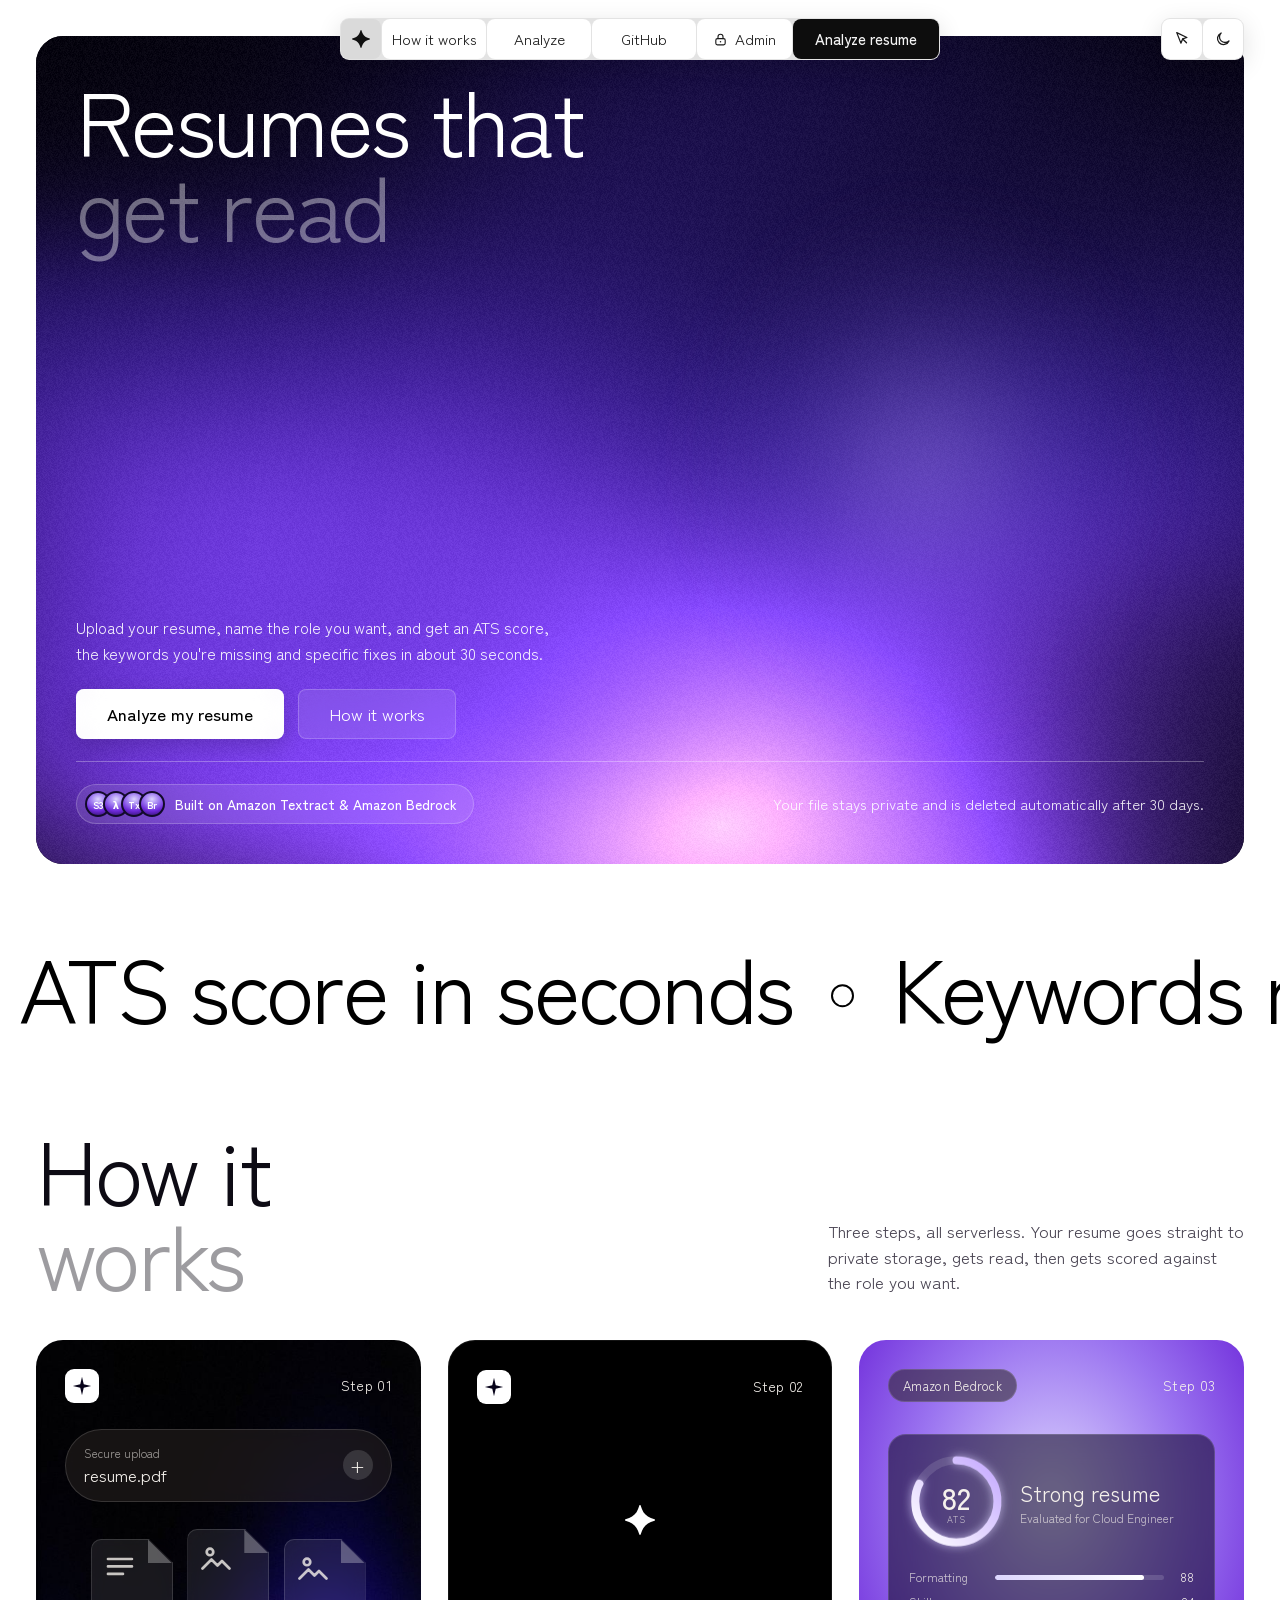
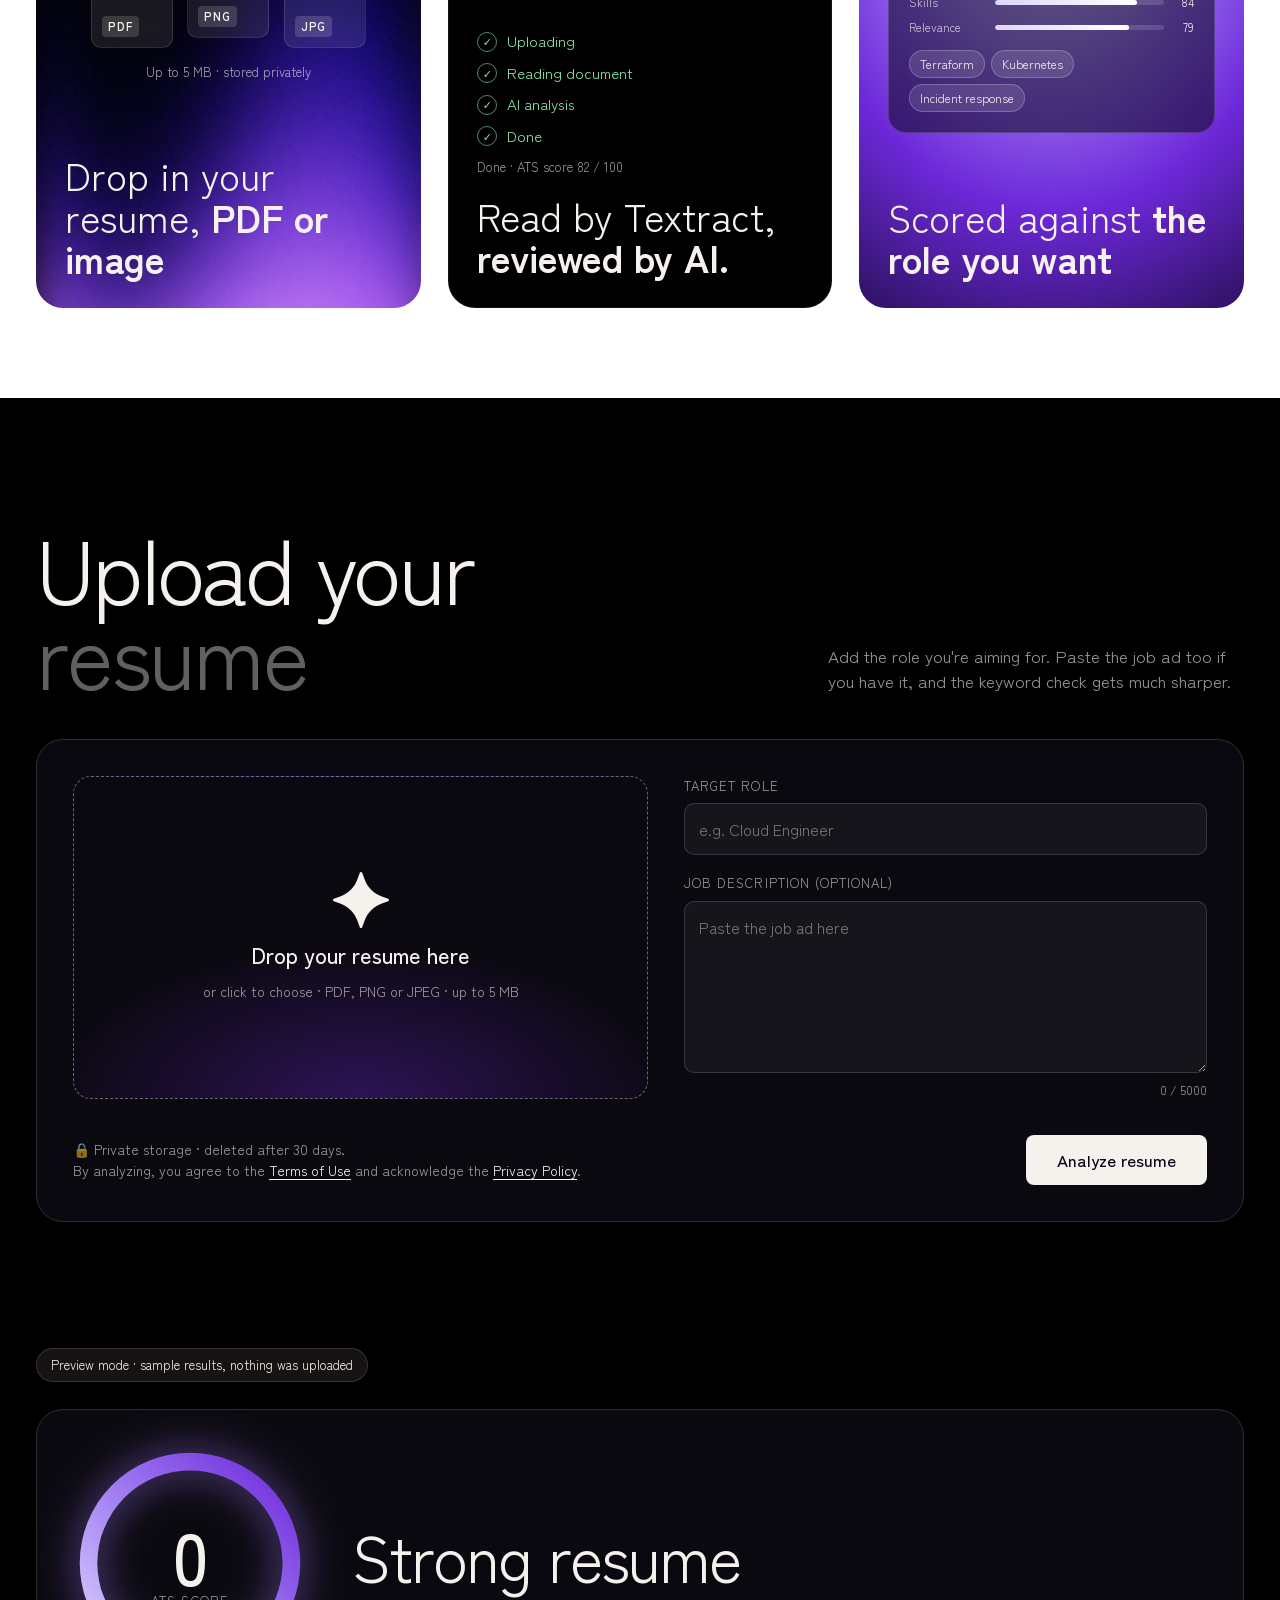
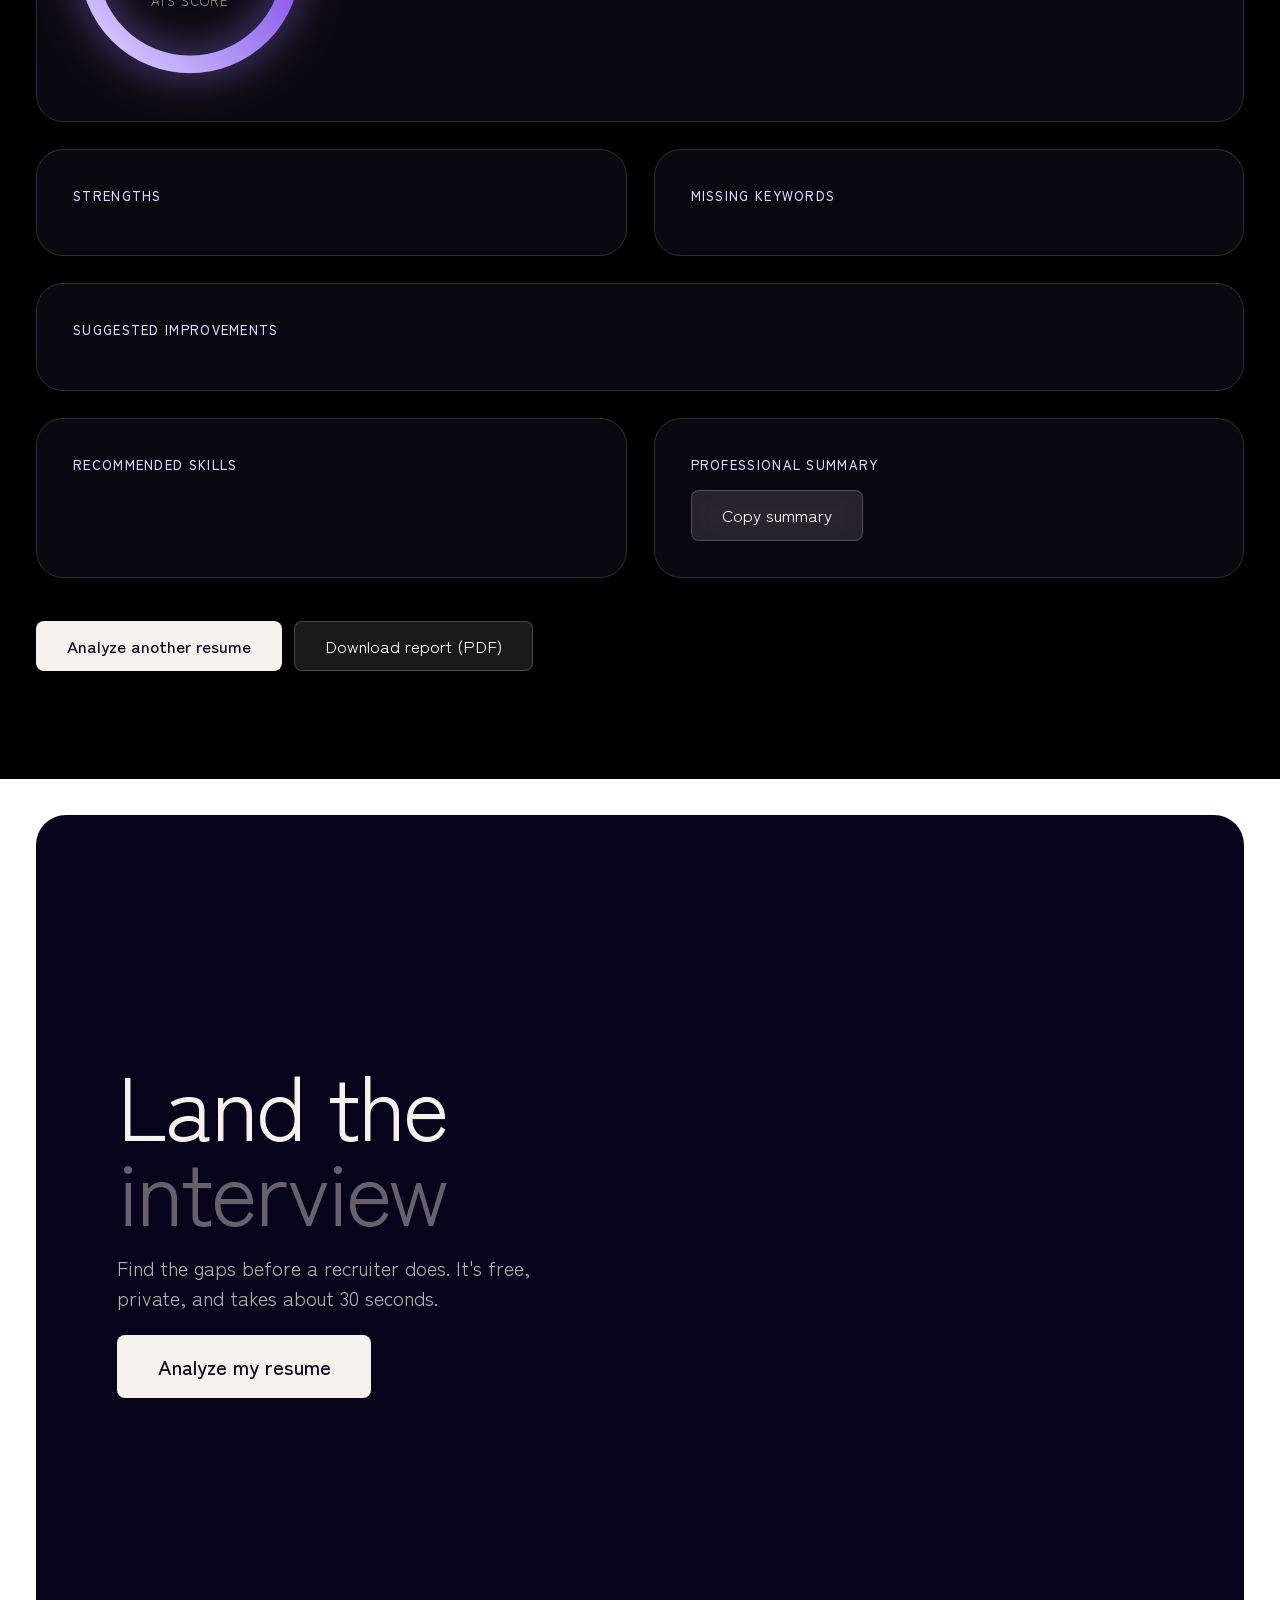
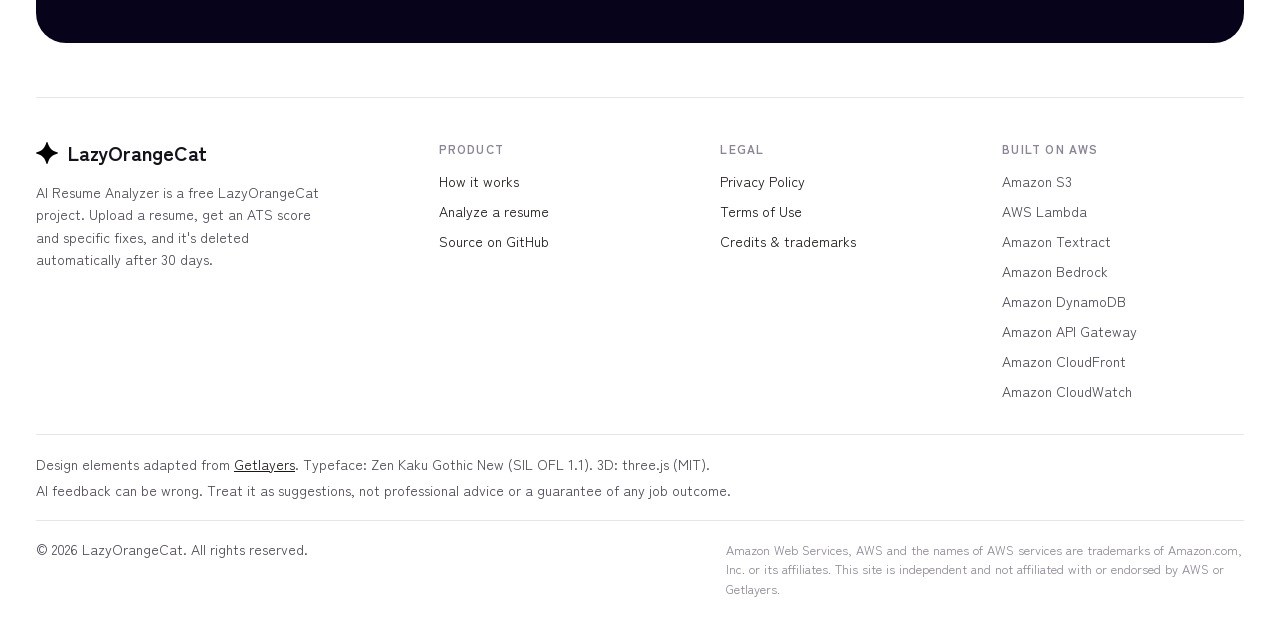
<file: frontend/index.html>
<!doctype html>
<html lang="en">
<head>
<meta charset="utf-8">
<meta name="viewport" content="width=device-width, initial-scale=1, viewport-fit=cover">
<meta name="description" content="Upload your resume, name the role you want, and get an ATS score, missing keywords and specific fixes in about 30 seconds.">
<link rel="icon" href="assets/star.svg" type="image/svg+xml">
<title>AI Resume Analyzer</title>
<script>try{document.documentElement.dataset.theme=localStorage.getItem("siteTheme")==="dark"?"dark":"light"}catch(e){document.documentElement.dataset.theme="light"}</script>
<link rel="stylesheet" href="assets/fonts.css">
<style>
  /* Layout: white stage holding an inset dark hero card, a marquee band and step cards,
     then a black analysis stage with aurora corners, results, and a framed chrome-star finale.
     Deliberately single-theme (dark showreel look), so every color is set explicitly. */
  :root {
    color-scheme: dark;
    --black: #000000;
    --paper: #f5f1ec;
    --ink: #07031a;
    --white: #ffffff;
    --muted: rgba(245, 241, 236, 0.62);
    --glass: rgba(40, 36, 33, 0.55);
    --glass-2: rgba(255, 255, 255, 0.08);
    --glass-border: rgba(255, 255, 255, 0.14);
    --hairline: rgba(255, 255, 255, 0.28);
    --violet: #9a73f0;
    --violet-deep: #6d28d9;
    --violet-soft: #ddd6fe;
    --good: #8de3a8;
    --ok: #f5c46b;
    --bad: #ff8fa3;
    --nav-surface: #e3e3e3;
    --nav-item: #ffffff;
    --nav-logo: #dadada;
    --nav-ink: #1a1a1a;
    --nav-cta: #0d0d0d;
    --nav-cta-ink: #f4f4f4;
    --frame: #ffffff;
    --card-violet: radial-gradient(95% 80% at 50% 28%, #ddd6fe 0%, #9a73f0 38%, #6d28d9 68%, #34146e 100%);
    --loader-glow: rgba(154, 115, 240, 0.55);
    --radius-btn: 8px;
    --radius-card: 3vmin;
    --font: "Zen Kaku Gothic New", "Hiragino Sans", "Segoe UI", system-ui, sans-serif;
  }
  * { box-sizing: border-box; margin: 0; }
  html, body { scrollbar-width: none; }
  html::-webkit-scrollbar, body::-webkit-scrollbar { display: none; }
  body { background: var(--black); color: var(--paper); font-family: var(--font); overflow-x: hidden; line-height: 1.5; }
  body.locked { overflow: hidden; }
  a { color: inherit; }
  button { font: inherit; cursor: pointer; }
  :focus-visible { outline: 2px solid var(--violet); outline-offset: 3px; }
  .gutter {
    padding-left: max(4vmin, 16px, env(safe-area-inset-left, 0px));
    padding-right: max(4vmin, 16px, env(safe-area-inset-right, 0px));
  }
  .big {
    font-size: clamp(36px, 7vw, 132px); font-weight: 400; line-height: 0.95; letter-spacing: -0.03em;
    display: flex; flex-direction: column; text-wrap: balance;
  }
  .big .dim { opacity: 0.4; }
  .ltr { display: inline-block; will-change: transform, filter, opacity; }

  /* ---------- Loader ---------- */
  #loader {
    position: fixed; inset: 0; z-index: 200; display: grid; place-items: center;
    background: var(--black); overflow: hidden; transition: opacity 650ms ease-in-out, transform 650ms ease-in-out;
  }
  #loader .bloom { position: absolute; width: 78vmin; height: 78vmin; border-radius: 9999px; filter: blur(80px); background: var(--card-violet); opacity: 0; transition: opacity 900ms ease; }
  #loader img { position: relative; width: 132px; height: 132px; filter: drop-shadow(0 0 28px var(--loader-glow)) invert(1); }
  #loader.gone { opacity: 0; transform: translateY(-3vh); pointer-events: none; }

  /* ---------- Nav ---------- */
  .site-header { position: fixed; left: 0; top: calc(2vmin + env(safe-area-inset-top, 0px)); z-index: 100; width: 100%; display: flex; flex-direction: column; align-items: center; pointer-events: none; opacity: 0; transform: translateY(-10px); transition: opacity 700ms ease-in-out, transform 700ms ease-in-out; }
  .site-header.revealed { opacity: 1; transform: none; }
  .site-header nav { position: relative; pointer-events: auto; display: flex; align-items: stretch; padding: 1px; border-radius: 9px; background: var(--nav-surface); box-shadow: 0 6px 24px rgba(0,0,0,0.12); }
  .nav-tile { position: relative; height: 40px; border-radius: 8px; display: grid; place-items: center; text-decoration: none; color: var(--nav-ink); font-size: 15px; border: 0; background: var(--nav-item); }
  .nav-tile > span { position: relative; z-index: 2; display: inline-flex; align-items: center; gap: 7px; white-space: nowrap; transition: color 380ms ease; }
  .nav-tile.lit > span { color: var(--nav-cta-ink); }
  .nav-logo { width: 40px; background: var(--nav-logo); z-index: 3; cursor: pointer; }
  .nav-logo svg { width: 18px; height: 18px; transition: transform 500ms cubic-bezier(.65,0,.35,1); }
  .nav-logo:hover svg { transform: rotate(90deg); }
  /* Everything after the star lives in one strip that can fold away */
  .nav-rest { display: flex; overflow: hidden; margin-left: 1px; transition: width 700ms cubic-bezier(.65,0,.35,1), margin 700ms cubic-bezier(.65,0,.35,1), opacity 450ms ease; }
  .nav-rest-inner { display: flex; gap: 1px; flex-shrink: 0; }
  .nav-links { display: flex; gap: 1px; list-style: none; padding: 0; }
  .nav-links a { width: 104px; }
  .nav-admin { padding: 0 16px; }
  .nav-admin svg { width: 15px; height: 15px; }
  .nav-cta { padding: 0 22px; font-weight: 500; }
  /* The black highlight that glides between items */
  .nav-ind { position: absolute; left: 0; top: 1px; height: 40px; z-index: 1; border-radius: 8px; background: var(--nav-cta); pointer-events: none;
    transition: transform 520ms cubic-bezier(.65,0,.35,1), width 520ms cubic-bezier(.65,0,.35,1), opacity 300ms ease; }
  .site-header nav.collapsed .nav-rest { margin-left: 0; opacity: 0; }
  .site-header nav.collapsed .nav-ind { opacity: 0; }
  .site-header nav.collapsed .nav-logo { background: var(--nav-item); }
  .site-header nav.no-anim .nav-ind, .site-header nav.no-anim .nav-rest { transition: none; }
  @media (max-width: 760px) { .nav-links a { width: 78px; font-size: 13px; } .nav-cta { padding: 0 14px; font-size: 13px; } .nav-admin { padding: 0 12px; font-size: 13px; } }
  @media (max-width: 560px) { .nav-links { display: none; } .nav-admin .lbl { display: none; } }

  /* ---------- Hero ---------- */
  .stage-white { background: var(--white); position: relative; z-index: 2; }
  .hero-wrap { padding-block: 4vmin; height: 100vh; min-height: 560px; }
  .hero { position: relative; height: 100%; overflow: hidden; border-radius: var(--radius-card); background: #05030c; }
  .hero canvas { position: absolute; inset: 0; width: 100%; height: 100%; z-index: 1; display: block; }
  .hero-fallback { position: absolute; inset: 0; background: radial-gradient(70% 60% at 45% 95%, #8a5cf0 0%, #3b1d8a 40%, #0a0618 80%); }
  .hero-head { position: absolute; inset: 0; z-index: 3; padding: 40px; pointer-events: none; }
  .hero-tilt { position: absolute; inset: 0; z-index: 4; perspective: 1400px; pointer-events: none; }
  .tilt-card {
    --tilt-base: translate(0, 0);
    position: absolute; left: auto; right: 36px; top: 9%; height: 91%; width: auto; aspect-ratio: 501 / 669;
    transform: var(--tilt-base);
  }
  .tilt-card::before { content: ""; position: absolute; inset: 12% 8% 18%; border-radius: 50%; pointer-events: none;
    background: radial-gradient(closest-side, rgba(167,139,250,0.38), rgba(124,92,240,0.12) 60%, transparent); filter: blur(30px); }
  .tilt-card img { position: relative; width: 100%; height: 100%; object-fit: contain; display: block;
    filter: drop-shadow(0 30px 50px rgba(8,4,30,0.6)); }
  .tilt-card canvas { position: absolute; inset: -14% -22%; width: 144%; height: 128%; display: block; opacity: 0; transition: opacity .8s ease; }
  .tilt-card.gl canvas { opacity: 1; }
  .tilt-card.gl img { opacity: 0; transition: opacity .5s ease; }
  .tilt-card .score-chip { z-index: 2; left: 2%; right: auto; bottom: 7%; width: min(88%, 340px); box-shadow: 0 20px 50px rgba(0,0,0,0.45); }
  .score-chip {
    position: absolute; left: 14px; right: 14px; bottom: 14px; display: flex; align-items: center; gap: 12px;
    padding: 12px 14px; border-radius: 14px; background: var(--glass); border: 1px solid var(--glass-border);
    backdrop-filter: blur(12px); -webkit-backdrop-filter: blur(12px);
  }
  .score-chip b { font-size: 30px; font-weight: 700; line-height: 1; font-variant-numeric: tabular-nums; }
  .score-chip small { display: block; font-size: 12px; opacity: 0.75; white-space: nowrap; overflow: hidden; text-overflow: ellipsis; }
  .score-chip > div { min-width: 0; }
  .hero-foot { position: absolute; left: 0; bottom: 0; width: 100%; z-index: 5; padding: 40px; display: flex; flex-direction: column; gap: 22px; color: var(--white); }
  .hero-foot p.lede { max-width: 30rem; font-size: 16px; line-height: 1.6; opacity: 0.9; font-weight: 400; }
  .btn-row { display: flex; flex-wrap: wrap; gap: 14px; }
  /* Hero buttons: one white highlight slides to whichever button you point at */
  .switch { position: relative; align-self: flex-start; }
  .switch-ind { position: absolute; left: 0; top: 0; z-index: 0; border-radius: var(--radius-btn); background: var(--white); box-shadow: 0 8px 24px rgba(0,0,0,0.18); pointer-events: none;
    transition: transform 480ms cubic-bezier(.3,1.25,.5,1), width 480ms cubic-bezier(.3,1.25,.5,1), height 480ms ease; }
  .switch .sw { position: relative; z-index: 1; background: rgba(255,255,255,0.1); border-color: rgba(255,255,255,0.2); color: var(--white); backdrop-filter: blur(12px); -webkit-backdrop-filter: blur(12px); transition: color 300ms ease, background 300ms ease; }
  .switch .sw.lit { color: #000; background: transparent; font-weight: 500; }
  .switch.no-anim .switch-ind { transition: none; }
  section[id], #sphere-stage { scroll-margin-top: 80px; }
  .btn { display: inline-flex; align-items: center; justify-content: center; gap: 8px; padding: 14px 30px; border-radius: var(--radius-btn); font-size: 17px; text-decoration: none; border: 1px solid transparent; line-height: 1.2; }
  .btn.solid { background: var(--white); color: #000; font-weight: 500; }
  .btn.glass { background: rgba(255,255,255,0.1); border-color: rgba(255,255,255,0.2); color: var(--white); backdrop-filter: blur(12px); -webkit-backdrop-filter: blur(12px); }
  .btn.ink { background: var(--ink); color: var(--paper); }
  .btn.paper { background: var(--paper); color: var(--ink); font-weight: 500; }
  .btn:disabled { opacity: 0.5; cursor: not-allowed; }
  .hero-rule { height: 1px; background: rgba(255,255,255,0.3); }
  .hero-meta { display: flex; flex-wrap: wrap; gap: 16px; align-items: center; justify-content: space-between; }
  .pill { display: inline-flex; align-items: center; gap: 10px; padding: 6px 16px 6px 8px; border-radius: 999px; background: rgba(255,255,255,0.1); border: 1px solid rgba(255,255,255,0.2); font-size: 14px; font-weight: 500; backdrop-filter: blur(12px); -webkit-backdrop-filter: blur(12px); }
  .pill .dots { display: flex; }
  .pill .dots i { width: 26px; height: 26px; border-radius: 50%; border: 2px solid #120a2a; margin-left: -8px; display: grid; place-items: center; font-style: normal; font-size: 10px; font-weight: 700; background: var(--card-violet); }
  .pill .dots i:first-child { margin-left: 0; }
  .hero-meta p { max-width: 28rem; text-align: right; font-size: 15px; opacity: 0.9; }
  /* Tablets and small laptops: keep the image card clear of the copy */
  @media (min-width: 761px) and (max-width: 1180px) {
    .hero-head { padding-top: 72px; }
    .tilt-card { right: 36px; top: 12%; height: 88%; }
    .hero-foot p.lede { max-width: min(30rem, 52%); }
    .hero-meta p { text-align: left; }
  }
  @media (min-width: 761px) and (max-width: 1180px) and (orientation: portrait) {
    .tilt-card { --tilt-base: translate(-50%, -50%); right: auto; left: 50%; top: 44%; height: auto; width: min(48vw, 34vh); }
    .hero-foot p.lede { max-width: 30rem; }
  }
  @media (min-width: 761px) and (max-height: 520px) { .hero-tilt { display: none; } }

  /* Phones: stack headline, image card and copy so nothing can overlap */
  @media (max-width: 760px) {
    .hero-wrap { height: 100svh; min-height: 600px; }
    .hero { display: flex; flex-direction: column; }
    .hero-head { position: relative; inset: auto; padding: 72px 20px 0; }
    .hero-tilt { position: relative; inset: auto; flex: 1 1 auto; min-height: 0; display: flex; align-items: center; justify-content: center; padding: 14px 0; }
    .tilt-card { --tilt-base: translate(0, 0); position: relative; left: auto; right: auto; top: auto; height: min(100%, 380px); width: auto; max-width: 80vw; }
    .score-chip { left: 8px; right: 8px; bottom: 8px; padding: 8px 10px; gap: 8px; border-radius: 10px; font-size: 13px; line-height: 1.25; }
    .score-chip b { font-size: 22px; }
    .score-chip small { font-size: 10px; }
    .hero-foot { position: relative; padding: 0 20px 20px; gap: 14px; margin-top: auto; }
    .hero-foot p.lede { font-size: 14px; }
    .hero-rule, .hero-meta { display: none; }
    .btn-row .btn { flex: 1; padding: 12px 14px; font-size: 15px; white-space: nowrap; }
  }
  /* Phones held sideways: drop the image card and let the copy follow the headline */
  @media (max-width: 760px) and (max-height: 600px) {
    .hero-wrap { height: auto; min-height: 0; }
    .hero { height: auto; }
    .hero-tilt { display: none; }
    .hero-foot { margin-top: 24px; }
  }
  @media (max-width: 760px) { .switch { align-self: stretch; } }
  @media (max-width: 480px) { .big { font-size: 11vw; } }

  /* ---------- Marquee ---------- */
  .marquee { overflow: hidden; padding-block: 4vmin; color: #000; }
  .marquee-row { display: flex; width: max-content; animation: marquee 25s linear infinite; }
  .marquee-row span { display: inline-flex; align-items: center; gap: 3vw; padding: 0 1.5vw; font-size: 7vw; letter-spacing: -0.03em; white-space: nowrap; line-height: 1.1; }
  .marquee-row span::after { content: ""; width: 1.5vw; height: 1.5vw; border: 2px solid #000; border-radius: 50%; transform: translateY(0.8vw); }
  @keyframes marquee { to { transform: translateX(-50%); } }

  /* ---------- How it works ---------- */
  .how { padding-block: 6vmin 10vmin; color: #0d0b14; display: grid; gap: 5vmin; }
  .how-head { display: flex; flex-wrap: wrap; gap: 20px; align-items: flex-end; justify-content: space-between; }
  .how-head p { max-width: 26rem; font-size: 17px; color: #4a4553; }
  .cards { display: grid; grid-template-columns: repeat(3, minmax(0, 1fr)); gap: 3vmin; perspective: 1500px; }
  .step-card {
    position: relative; aspect-ratio: 42 / 62; border-radius: var(--radius-card); overflow: hidden;
    transform-style: preserve-3d; transition: transform 500ms cubic-bezier(.2,.8,.2,1); min-width: 0;
  }
  .step-card > img { position: absolute; inset: 0; width: 100%; height: 100%; object-fit: cover; }
  .step-card .over { position: absolute; inset: 0; display: flex; flex-direction: column; padding: clamp(18px, 3.2vmin, 34px); }
  .step-card.dark .over, .step-card.violet .over { color: var(--paper); }
  .step-card.light .over { color: #1a1714; }
  .step-card.violet { background: var(--card-violet); }
  .card-top { display: flex; align-items: center; justify-content: space-between; font-size: 14px; letter-spacing: 0.02em; }
  .logo-tile { width: 34px; height: 34px; border-radius: 9px; background: var(--white); color: var(--ink); display: grid; place-items: center; }
  .logo-tile svg { width: 22px; height: 22px; }
  .glass-pill { margin-top: 26px; display: flex; align-items: center; justify-content: space-between; gap: 12px; padding: 14px 18px; border-radius: 40px; background: var(--glass); border: 1px solid var(--glass-border); backdrop-filter: blur(10px); -webkit-backdrop-filter: blur(10px); }
  .glass-pill small { display: block; font-size: 12px; opacity: 0.6; }
  .glass-pill span { font-size: 17px; }
  .badge { width: 30px; height: 30px; border-radius: 50%; background: var(--glass-border); display: grid; place-items: center; flex-shrink: 0; }
  .search-bar { margin-block: auto; display: flex; align-items: center; gap: 12px; padding: 14px 16px; border-radius: 40px; background: #161310; color: var(--paper); font-size: 14px; min-width: 0; }
  .search-bar span.q { flex: 1; min-width: 0; overflow: hidden; text-overflow: ellipsis; white-space: nowrap; opacity: 0.85; }
  .search-bar .badge { background: rgba(255,255,255,0.12); }
  .card-title { margin-top: auto; font-size: clamp(22px, 3vw, 40px); font-weight: 400; line-height: 1.08; }
  .card-title strong { font-weight: 700; }
  .step-card.light .card-title { color: var(--paper); }
  .step-card.light .card-title strong { color: var(--white); }
  .tag { display: inline-block; padding: 6px 14px; border-radius: 999px; background: var(--glass); border: 1px solid var(--glass-border); font-size: 13px; backdrop-filter: blur(10px); -webkit-backdrop-filter: blur(10px); }
  /* Step 1: file types */
  .file-row { margin-block: auto; display: grid; justify-items: center; gap: 14px; }
  .files { display: flex; gap: clamp(10px, 1.6vmin, 18px); align-items: flex-end; }
  .file {
    position: relative; width: clamp(62px, 6.4vw, 92px); aspect-ratio: 3 / 4; border-radius: 10px; padding: 10px;
    display: flex; flex-direction: column; justify-content: space-between; color: var(--paper);
    background: rgba(255,255,255,0.09); border: 1px solid var(--glass-border); backdrop-filter: blur(10px); -webkit-backdrop-filter: blur(10px);
    clip-path: polygon(0 0, 70% 0, 100% 22%, 100% 100%, 0 100%); animation: floaty 4.2s ease-in-out infinite;
  }
  .file::after { content: ""; position: absolute; top: 0; right: 0; width: 30%; height: 22%; background: rgba(255,255,255,0.28); clip-path: polygon(0 0, 0 100%, 100% 100%); }
  .file:nth-child(2) { animation-delay: -1.4s; transform: translateY(-10px); }
  .file:nth-child(3) { animation-delay: -2.8s; }
  .file svg { width: 60%; height: auto; opacity: 0.8; }
  .file { animation-play-state: paused; }
  .step-card.playing .file, .step-card.playing .mini-logo { animation-play-state: running; }
  .step-card .mini-logo { animation-play-state: paused; }
  .file b { align-self: flex-start; font-size: 11px; font-weight: 700; letter-spacing: 0.08em; padding: 2px 6px; border-radius: 4px; background: rgba(245,241,236,0.16); }
  .file-cap { font-size: 13px; opacity: 0.65; }
  @keyframes floaty { 50% { translate: 0 -8px; } }

  /* Step 2: the real analysis screen in miniature */
  .step-card.black { background: #000; border: 1px solid rgba(255,255,255,0.08); }
  .step-card.black .over { color: var(--paper); }
  .mini-stage { position: relative; flex: 1 1 auto; min-height: 150px; margin: 6px -12px 0; }
  .mini-stage canvas { position: absolute; inset: 0; width: 100%; height: 100%; display: block; }
  .mini-logo { position: absolute; left: 50%; top: 50%; width: 30px; height: 30px; transform: translate(-50%, -50%); background: var(--white); -webkit-mask: url(assets/star.svg) center / contain no-repeat; mask: url(assets/star.svg) center / contain no-repeat; animation: pulse 2.4s ease-in-out infinite; }
  .mini-steps { list-style: none; padding: 0; display: grid; gap: 9px; }
  .mini-steps li { display: flex; align-items: center; gap: 10px; font-size: 15px; color: var(--muted); transition: color 300ms ease; }
  .mini-steps li::before { content: ""; width: 18px; height: 18px; border-radius: 50%; border: 1.5px solid rgba(255,255,255,0.25); flex-shrink: 0; display: grid; place-items: center; font-size: 11px; transition: border-color 300ms, box-shadow 300ms, background 300ms; }
  .mini-steps li.active { color: var(--white); }
  .mini-steps li.active::before { border-color: var(--violet); box-shadow: 0 0 12px rgba(154,115,240,0.85); background: radial-gradient(circle, var(--violet) 32%, transparent 38%); }
  .mini-steps li.done { color: var(--good); }
  .mini-steps li.done::before { content: "\2713"; border-color: rgba(141,227,168,0.6); color: var(--good); }
  .mini-status { margin-top: 10px; font-size: 13px; color: var(--muted); font-variant-numeric: tabular-nums; }
  .step-card.black .card-title { margin-top: 18px; }

  /* Step 3: a miniature results panel */
  .mini-results { margin-block: auto; display: grid; gap: 14px; padding: clamp(14px, 2.2vmin, 22px); border-radius: 2vmin; background: rgba(12, 6, 30, 0.55); border: 1px solid var(--glass-border); backdrop-filter: blur(12px); -webkit-backdrop-filter: blur(12px); }
  .mini-head { display: flex; align-items: center; gap: 16px; }
  .mini-gauge { position: relative; width: clamp(76px, 7.4vw, 104px); aspect-ratio: 1; flex-shrink: 0; }
  .mini-gauge svg { width: 100%; height: 100%; transform: rotate(-90deg); overflow: visible; }
  .mini-gauge circle { fill: none; stroke-width: 10; }
  .mini-gauge .track { stroke: rgba(255,255,255,0.12); }
  .mini-gauge .fill { stroke: url(#miniGrad); stroke-linecap: round; transition: stroke-dashoffset 1.4s cubic-bezier(.2,.8,.2,1); filter: drop-shadow(0 0 6px rgba(221,214,254,0.7)); }
  .mini-gauge .lab { position: absolute; inset: 0; display: grid; place-content: center; text-align: center; }
  .mini-gauge b { font-size: clamp(22px, 2.4vw, 32px); font-weight: 500; line-height: 1; font-variant-numeric: tabular-nums; }
  .mini-gauge small { font-size: 9px; letter-spacing: 0.08em; text-transform: uppercase; opacity: 0.7; }
  .mini-head h4 { font-size: clamp(18px, 1.7vw, 24px); font-weight: 400; line-height: 1.1; }
  .mini-head p { font-size: 12px; opacity: 0.7; margin-top: 4px; }
  .mini-bars { display: grid; gap: 7px; }
  .mini-bar { display: grid; grid-template-columns: 78px minmax(0, 1fr) 22px; gap: 8px; align-items: center; font-size: 12px; }
  .mini-bar .n { opacity: 0.75; }
  .mini-bar .v { text-align: right; font-variant-numeric: tabular-nums; }
  .mini-bar .track2 { height: 5px; border-radius: 99px; background: rgba(255,255,255,0.14); overflow: hidden; }
  .mini-bar i { display: block; height: 100%; width: 0; border-radius: 99px; background: linear-gradient(90deg, #ddd6fe, #ffffff); transition: width 1.2s cubic-bezier(.2,.8,.2,1); }
  .mini-chips { display: flex; flex-wrap: wrap; gap: 6px; }
  .mini-chips span { padding: 4px 10px; border-radius: 999px; font-size: 12px; background: rgba(255,255,255,0.12); border: 1px solid rgba(255,255,255,0.22); }
  /* Below laptop width the three columns get too narrow, so stack them */
  @media (max-width: 1179px) { .cards { grid-template-columns: minmax(0, 640px); justify-content: center; } .step-card { aspect-ratio: auto; min-height: 480px; } .mini-stage { min-height: 200px; } }

  /* ---------- Dark stage ---------- */
  #aurora { position: fixed; inset: 0; width: 100%; height: 100%; z-index: 1; pointer-events: none; opacity: 0; transition: opacity 600ms ease; }
  .dark-stage { position: relative; z-index: 2; }
  .analyze { padding-block: 14vmin 10vmin; display: grid; gap: 5vmin; }
  .analyze-head { display: flex; flex-wrap: wrap; gap: 20px; justify-content: space-between; align-items: flex-end; }
  .analyze-head p { max-width: 26rem; color: var(--muted); font-size: 17px; }
  .panel { background: rgba(20, 17, 30, 0.55); border: 1px solid var(--glass-border); border-radius: var(--radius-card); padding: clamp(20px, 4vmin, 44px); backdrop-filter: blur(18px); -webkit-backdrop-filter: blur(18px); }
  form.upload { display: grid; grid-template-columns: minmax(0, 1.1fr) minmax(0, 1fr); gap: 4vmin; }
  .field { display: grid; gap: 8px; min-width: 0; }
  .field + .field { margin-top: 18px; }
  .field label, .field .lab { font-size: 13px; letter-spacing: 0.08em; text-transform: uppercase; color: var(--muted); }
  .field input[type="text"], .field textarea {
    width: 100%; font: inherit; font-size: 16px; color: var(--paper); background: rgba(255,255,255,0.05);
    border: 1px solid var(--glass-border); border-radius: 10px; padding: 13px 14px;
  }
  .field textarea { resize: vertical; min-height: 120px; }
  .field input:focus, .field textarea:focus { outline: none; border-color: var(--violet); box-shadow: 0 0 0 3px rgba(154,115,240,0.25); }
  .drop {
    position: relative; height: 100%; min-height: 280px; border-radius: 2vmin; display: grid; place-items: center; text-align: center;
    border: 1.5px dashed rgba(221,214,254,0.45); background: radial-gradient(80% 70% at 50% 100%, rgba(109,40,217,0.35), transparent 70%);
    cursor: pointer; padding: 24px; transition: border-color 200ms, background 200ms;
  }
  .drop:hover, .drop.over { border-color: var(--violet-soft); background: radial-gradient(80% 70% at 50% 100%, rgba(154,115,240,0.5), transparent 75%); }
  .drop.has-file { border-style: solid; border-color: var(--good); }
  .drop-inner { display: grid; gap: 10px; justify-items: center; }
  .drop-star { width: 56px; height: 56px; background: var(--paper); -webkit-mask: url(assets/star.svg) center / contain no-repeat; mask: url(assets/star.svg) center / contain no-repeat; }
  .drop strong { font-size: 22px; font-weight: 500; }
  .drop .hint { color: var(--muted); font-size: 14px; }
  .sr-only { position: absolute; width: 1px; height: 1px; padding: 0; margin: -1px; overflow: hidden; clip: rect(0,0,0,0); border: 0; }
  .form-foot { grid-column: 1 / -1; display: flex; flex-wrap: wrap; gap: 14px 24px; align-items: center; justify-content: space-between; }
  .form-foot .note { color: var(--muted); font-size: 14px; }
  .error { color: var(--bad); font-size: 15px; }
  .count { text-align: right; font-size: 12px; color: var(--muted); }
  @media (max-width: 860px) { form.upload { grid-template-columns: 1fr; } .drop { min-height: 200px; } }

  /* ---------- Analyzing (particle sphere) ---------- */
  .sphere-stage { position: relative; height: min(84vh, 760px); min-height: 520px; border-radius: var(--radius-card); overflow: hidden; background: #000; border: 1px solid var(--glass-border); }
  .sphere-stage canvas { position: absolute; inset: 0; width: 100%; height: 100%; display: block; }
  .sphere-logo { position: absolute; left: 50%; top: 50%; width: 10vh; height: 10vh; transform: translate(-50%, -50%); background: var(--white); -webkit-mask: url(assets/star.svg) center / contain no-repeat; mask: url(assets/star.svg) center / contain no-repeat; z-index: 3; animation: pulse 2.4s ease-in-out infinite; }
  @keyframes pulse { 50% { transform: translate(-50%, -50%) scale(0.86) rotate(45deg); } }
  .sphere-h1 { position: absolute; left: 4vmin; top: 4vmin; z-index: 4; font-size: clamp(56px, 12vmin, 160px); line-height: 0.85; font-weight: 400; letter-spacing: -0.03em; }
  .sphere-h2 { position: absolute; right: 4vmin; bottom: 4vmin; z-index: 4; display: flex; flex-direction: column; align-items: flex-end; font-size: clamp(64px, 16vmin, 210px); line-height: 0.85; font-weight: 400; letter-spacing: -0.03em; }
  .sphere-info { position: absolute; left: 4vmin; bottom: 4vmin; z-index: 5; display: grid; gap: 12px; max-width: min(420px, 60%); }
  .steps { display: flex; flex-wrap: wrap; gap: 8px; list-style: none; padding: 0; }
  .steps li { padding: 6px 12px; border-radius: 999px; font-size: 13px; background: var(--glass); border: 1px solid var(--glass-border); color: var(--muted); }
  .steps li.active { color: var(--white); border-color: var(--violet); box-shadow: 0 0 18px rgba(154,115,240,0.45); }
  .steps li.done { color: var(--good); border-color: rgba(141,227,168,0.4); }
  .status { font-size: 15px; color: var(--paper); }
  .status .mono { font-variant-numeric: tabular-nums; color: var(--muted); }
  /* Portrait tablets and phones: both headings at the top, progress at the bottom */
  @media (max-width: 1100px) and (orientation: portrait), (max-width: 640px) {
    .sphere-stage { --h1: clamp(44px, 11vmin, 110px); }
    .sphere-h1 { top: max(4vmin, 24px); left: max(4vmin, 16px); font-size: var(--h1); }
    .sphere-h2 { top: calc(max(4vmin, 24px) + var(--h1) * 0.95); right: max(4vmin, 16px); bottom: auto; font-size: calc(var(--h1) * 1.1); }
    .sphere-info { left: max(4vmin, 16px); right: max(4vmin, 16px); max-width: none; bottom: max(4vmin, 16px); top: auto; }
  }

  /* ---------- Results ---------- */
  .results { padding-block: 4vmin 12vmin; display: grid; gap: 3vmin; }
  .demo-banner { justify-self: start; }
  .score-panel { display: grid; grid-template-columns: auto minmax(0, 1fr); gap: 5vmin; align-items: center; }
  .gauge { position: relative; width: clamp(180px, 26vmin, 260px); aspect-ratio: 1; }
  .gauge svg { width: 100%; height: 100%; transform: rotate(-90deg); overflow: visible; }
  .gauge circle { fill: none; stroke-width: 9; }
  .gauge .track { stroke: rgba(255,255,255,0.1); }
  .gauge .fill { stroke: url(#gaugeGrad); stroke-linecap: round; transition: stroke-dashoffset 1.4s cubic-bezier(.2,.8,.2,1); filter: drop-shadow(0 0 10px rgba(154,115,240,0.7)); }
  .gauge-label { position: absolute; inset: 0; display: grid; place-content: center; text-align: center; }
  .gauge-label b { font-size: clamp(52px, 8vmin, 84px); font-weight: 500; line-height: 1; font-variant-numeric: tabular-nums; }
  .gauge-label small { color: var(--muted); font-size: 13px; letter-spacing: 0.08em; text-transform: uppercase; }
  .score-copy h2 { font-size: clamp(34px, 5vw, 72px); font-weight: 400; line-height: 0.98; letter-spacing: -0.03em; }
  .score-copy .role { color: var(--muted); margin: 10px 0 20px; }
  .bars { display: grid; gap: 10px; max-width: 560px; }
  .bar-row { display: grid; grid-template-columns: 120px minmax(0, 1fr) 36px; gap: 12px; align-items: center; font-size: 14px; }
  .bar-row .name { text-transform: capitalize; color: var(--muted); }
  .bar { height: 6px; border-radius: 99px; background: rgba(255,255,255,0.1); overflow: hidden; }
  .bar i { display: block; height: 100%; width: 0; border-radius: 99px; background: linear-gradient(90deg, #6d28d9, #c4a8ff); transition: width 1.2s cubic-bezier(.2,.8,.2,1); }
  .bar-row .val { text-align: right; font-variant-numeric: tabular-nums; }
  .r-grid { display: grid; grid-template-columns: repeat(2, minmax(0, 1fr)); gap: 3vmin; }
  .r-grid .wide { grid-column: 1 / -1; }
  .r-card h3 { font-size: 13px; letter-spacing: 0.1em; text-transform: uppercase; color: var(--violet-soft); font-weight: 500; margin-bottom: 14px; }
  .r-card ul, .r-card ol { padding-left: 20px; display: grid; gap: 10px; }
  .r-card li { line-height: 1.55; }
  .chips { display: flex; flex-wrap: wrap; gap: 8px; }
  .chip { padding: 6px 14px; border-radius: 999px; font-size: 14px; background: rgba(154,115,240,0.16); border: 1px solid rgba(154,115,240,0.4); color: var(--violet-soft); }
  .summary { font-size: clamp(17px, 1.6vw, 21px); line-height: 1.6; }
  .r-actions { display: flex; flex-wrap: wrap; gap: 12px; margin-top: 16px; }
  @media (max-width: 760px) {
    .score-panel { grid-template-columns: 1fr; justify-items: start; }
    .r-grid { grid-template-columns: 1fr; }
    .bar-row { grid-template-columns: 100px minmax(0, 1fr) 32px; }
  }

  /* ---------- Finale ---------- */
  .finale-wrap { background: var(--white); padding-block: 4vmin; position: relative; z-index: 2; }
  .finale { position: relative; height: min(92vh, 860px); min-height: 520px; border-radius: 30px; overflow: hidden; background: var(--ink); }
  .finale canvas { position: absolute; inset: 0; width: 100%; height: 100%; display: block; }
  .finale-fallback { position: absolute; inset: 0; background: radial-gradient(70% 60% at 45% 0%, #8a5cf0 0%, #3b1d8a 40%, #07031a 80%); }
  .finale-copy { position: absolute; inset: 0; z-index: 2; display: flex; flex-direction: column; justify-content: center; align-items: flex-start; gap: 2.5vmin; padding: 9vmin; pointer-events: none; }
  .finale-copy p { max-width: 28rem; font-size: clamp(16px, 2.2vmin, 20px); color: rgba(245,241,236,0.72); line-height: 1.5; }
  .finale-copy .btn { pointer-events: auto; font-size: clamp(16px, 2.3vmin, 21px); padding: 2vmin 4.4vmin; }
  @media (max-width: 700px) {
    .finale-copy { justify-content: flex-start; padding: 72px 24px 24px; }
    .finale-copy .btn { padding: 12px 20px; }
  }
  footer { background: var(--white); color: #4a4553; font-size: 14px; padding-block: 2vmin 5vmin; position: relative; z-index: 2; }
  footer a { color: #1a1714; }
  .site-foot { --sf-line: rgba(0,0,0,0.1); }
  .sf-grid { display: grid; grid-template-columns: minmax(0, 1.5fr) repeat(3, minmax(0, 1fr)); gap: 32px 40px; padding: 40px 0 32px; border-top: 1px solid var(--sf-line); }
  .sf-logo { display: inline-flex; align-items: center; gap: 10px; text-decoration: none; font-size: 20px; font-weight: 700; color: #14121a; letter-spacing: -0.01em; }
  .sf-logo img { width: 22px; height: 22px; }
  .sf-brand p { margin: 12px 0 0; line-height: 1.6; max-width: 36ch; }
  .sf-col { display: flex; flex-direction: column; gap: 9px; align-items: flex-start; }
  .sf-col h2 { margin: 2px 0 4px; font-size: 12px; font-weight: 700; letter-spacing: 0.1em; text-transform: uppercase; color: #8a8494; }
  .sf-col a { text-decoration: none; }
  .sf-col a:hover, .sf-credits a:hover, .sf-brand a:hover { text-decoration: underline; text-underline-offset: 3px; }
  .sf-stack { margin: 0; padding: 0; list-style: none; display: grid; gap: 9px; }
  @media (min-width: 521px) and (max-width: 900px) { .sf-stack { grid-template-columns: repeat(2, max-content); column-gap: 28px; } }
  .sf-credits { border-top: 1px solid var(--sf-line); padding: 18px 0; display: grid; gap: 4px; }
  .sf-credits p { margin: 0; line-height: 1.6; }
  .sf-bottom { border-top: 1px solid var(--sf-line); padding-top: 18px; display: flex; flex-wrap: wrap; gap: 8px 32px; justify-content: space-between; align-items: baseline; }
  .sf-tm { font-size: 12.5px; color: #8a8494; max-width: 74ch; line-height: 1.55; }
  @media (max-width: 900px) { .sf-grid { grid-template-columns: repeat(2, minmax(0, 1fr)); } .sf-brand { grid-column: 1 / -1; } }
  @media (max-width: 520px) { .sf-grid { grid-template-columns: minmax(0, 1fr); gap: 26px; } }
  .form-foot .note a { color: var(--paper); text-underline-offset: 3px; }
  .toast { position: fixed; left: 50%; bottom: calc(24px + env(safe-area-inset-bottom, 0px)); transform: translateX(-50%); z-index: 150; background: var(--paper); color: var(--ink); padding: 10px 16px; border-radius: 8px; font-size: 14px; }

  /* ---------- Dark theme: the white frames and nav go dark; the showreel stages stay as they are ---------- */
  :root[data-theme="dark"] {
    --frame: #0b0a10;
    --nav-surface: #2a2733; --nav-item: #16141c; --nav-logo: #24212d; --nav-ink: #ebe8f2; --nav-cta: #f1eef7; --nav-cta-ink: #120f18;
  }
  .stage-white, .finale-wrap, footer { transition: background-color 450ms ease, color 450ms ease; }
  :root[data-theme="dark"] .stage-white, :root[data-theme="dark"] .finale-wrap, :root[data-theme="dark"] footer { background: var(--frame); }
  :root[data-theme="dark"] .marquee { color: var(--paper); }
  :root[data-theme="dark"] .marquee-row span::after { border-color: var(--paper); }
  :root[data-theme="dark"] .how { color: var(--paper); }
  :root[data-theme="dark"] .how-head p { color: var(--muted); }
  :root[data-theme="dark"] footer { color: var(--muted); }
  :root[data-theme="dark"] footer a, :root[data-theme="dark"] .sf-logo { color: var(--paper); }
  :root[data-theme="dark"] .site-foot { --sf-line: rgba(255,255,255,0.1); }
  :root[data-theme="dark"] .sf-logo img { filter: invert(1); }
  :root[data-theme="dark"] .hero, :root[data-theme="dark"] .finale, :root[data-theme="dark"] .step-card { box-shadow: 0 0 0 1px rgba(255,255,255,0.07); }
  :root[data-theme="dark"] .nav-logo svg path { fill: var(--nav-ink); }
  :root[data-theme="dark"] .site-header nav, :root[data-theme="dark"] .prefs { box-shadow: 0 6px 24px rgba(0,0,0,0.45); }

  @media (prefers-reduced-motion: reduce) {
    .marquee-row, .sphere-logo { animation: none; }
    *, *::before, *::after { transition-duration: 1ms !important; }
  }
</style>
</head>
<body>
<script src="config.js"></script>
<!-- Loader -->
<div id="loader" aria-hidden="true">
  <div class="bloom" id="loader-bloom"></div>
  <img src="assets/star.svg" alt="" id="loader-star">
</div>

<!-- Header -->
<header class="site-header" id="site-header">
  <nav aria-label="Main" id="nav" class="no-anim">
    <span class="nav-ind" aria-hidden="true"></span>
    <a class="nav-tile nav-logo" href="#top" aria-label="Home">
      <svg viewBox="0 0 523 523" aria-hidden="true"><path fill="#111" d="M250.168 7.835c3.866-10.447 18.642-10.447 22.508 0l23.962 64.758c26.335 71.167 82.445 127.278 153.612 153.612l64.758 23.962c10.447 3.866 10.447 18.643 0 22.509l-64.757 23.962c-71.167 26.334-127.278 82.445-153.613 153.612l-23.962 64.757c-3.866 10.448-18.642 10.448-22.508 0l-23.963-64.757c-26.334-71.167-82.445-127.278-153.612-153.612L7.836 272.676c-10.447-3.866-10.447-18.643 0-22.509l64.757-23.962c71.167-26.334 127.278-82.445 153.612-153.612z"/></svg>
    </a>
    <div class="nav-rest" id="nav-rest">
      <div class="nav-rest-inner">
        <ul class="nav-links">
          <li><a class="nav-tile" href="#how"><span>How it works</span></a></li>
          <li><a class="nav-tile" href="#analyze"><span>Analyze</span></a></li>
          <li><a class="nav-tile" href="https://github.com/RisheDubs/ai-resume-analyzer" target="_blank" rel="noopener"><span>GitHub</span></a></li>
        </ul>
        <a class="nav-tile nav-admin" href="dev/index.html" aria-label="Admin"><span><svg viewBox="0 0 24 24" fill="none" stroke="currentColor" stroke-width="1.8" stroke-linecap="round" stroke-linejoin="round" aria-hidden="true"><rect x="4.5" y="10.5" width="15" height="10" rx="2.5"/><path d="M8 10.5V7.5a4 4 0 0 1 8 0v3"/><circle cx="12" cy="15.5" r="1.2" fill="currentColor" stroke="none"/></svg><span class="lbl">Admin</span></span></a>
        <a class="nav-tile nav-cta lit" href="#analyze"><span>Analyze resume</span></a>
      </div>
    </div>
  </nav>
</header>

<main id="top">
  <!-- Hero -->
  <div class="stage-white">
    <section class="hero-wrap gutter" aria-label="Introduction">
      <div class="hero" id="hero">
        <div class="hero-fallback"></div>
        <canvas id="hero-gl" aria-hidden="true"></canvas>
        <div class="hero-head">
          <h1 class="big" id="hero-title" style="color:#fff"><span data-split>Resumes that</span><span class="dim" data-split>get read</span></h1>
        </div>
        <div class="hero-tilt" aria-hidden="true">
          <div class="tilt-card" id="tilt-card">
            <img src="assets/stone-cut.webp" alt="">
            <canvas id="stone3d" aria-hidden="true"></canvas>
          </div>
        </div>
        <div class="hero-foot" id="hero-foot">
          <p class="lede">Upload your resume, name the role you want, and get an ATS score, the keywords you're missing and specific fixes in about 30 seconds.</p>
          <div class="btn-row switch no-anim" id="hero-switch">
            <span class="switch-ind" aria-hidden="true"></span>
            <a class="btn sw lit" href="#analyze">Analyze my resume</a>
            <a class="btn sw" href="#how">How it works</a>
          </div>
          <div class="hero-rule"></div>
          <div class="hero-meta">
            <span class="pill"><span class="dots"><i>S3</i><i>λ</i><i>Tx</i><i>Br</i></span>Built on Amazon Textract &amp; Amazon Bedrock</span>
            <p>Your file stays private and is deleted automatically after 30 days.</p>
          </div>
        </div>
      </div>
    </section>

    <!-- Marquee -->
    <div class="marquee" aria-hidden="true">
      <div class="marquee-row">
        <span>ATS score in seconds</span><span>Keywords recruiters search</span><span>Fixes you can act on</span><span>A summary that sounds like you</span>
        <span>ATS score in seconds</span><span>Keywords recruiters search</span><span>Fixes you can act on</span><span>A summary that sounds like you</span>
      </div>
    </div>

    <!-- How it works -->
    <section class="how gutter" id="how" aria-labelledby="how-title">
      <div class="how-head">
        <h2 class="big" id="how-title"><span>How it</span><span class="dim">works</span></h2>
        <p>Three steps, all serverless. Your resume goes straight to private storage, gets read, then gets scored against the role you want.</p>
      </div>
      <div class="cards">
        <article class="step-card dark">
          <img src="assets/card-2.jpg" alt="">
          <div class="over">
            <div class="card-top"><span class="logo-tile"><svg viewBox="0 0 24 24"><path fill="currentColor" d="M12 2 L13.9 10.1 L22 12 L13.9 13.9 L12 22 L10.1 13.9 L2 12 L10.1 10.1 Z"/></svg></span><span>Step 01</span></div>
            <div class="glass-pill"><div><small>Secure upload</small><span>resume.pdf</span></div><span class="badge">+</span></div>
            <div class="file-row" aria-label="Accepted file types: PDF, PNG and JPEG">
              <div class="files">
                <div class="file"><svg viewBox="0 0 24 24" fill="none" stroke="currentColor" stroke-width="1.8" stroke-linecap="round" aria-hidden="true"><path d="M4 6h16M4 11h16M4 16h10"/></svg><b>PDF</b></div>
                <div class="file"><svg viewBox="0 0 24 24" fill="none" stroke="currentColor" stroke-width="1.8" stroke-linecap="round" stroke-linejoin="round" aria-hidden="true"><circle cx="8" cy="8" r="2.2"/><path d="M3 19l6-6 4 4 3-3 5 5"/></svg><b>PNG</b></div>
                <div class="file"><svg viewBox="0 0 24 24" fill="none" stroke="currentColor" stroke-width="1.8" stroke-linecap="round" stroke-linejoin="round" aria-hidden="true"><circle cx="8" cy="8" r="2.2"/><path d="M3 19l6-6 4 4 3-3 5 5"/></svg><b>JPG</b></div>
              </div>
              <span class="file-cap">Up to 5 MB · stored privately</span>
            </div>
            <h3 class="card-title">Drop in your resume, <strong>PDF or image</strong></h3>
          </div>
        </article>
        <article class="step-card black" id="mini-card">
          <div class="over">
            <div class="card-top"><span class="logo-tile"><svg viewBox="0 0 24 24"><path fill="currentColor" d="M12 2 L13.9 10.1 L22 12 L13.9 13.9 L12 22 L10.1 13.9 L2 12 L10.1 10.1 Z"/></svg></span><span>Step 02</span></div>
            <div class="mini-stage" aria-hidden="true"><canvas id="mini-sphere"></canvas><div class="mini-logo"></div></div>
            <ol class="mini-steps" aria-label="Analysis steps"><li>Uploading</li><li>Reading document</li><li>AI analysis</li><li>Done</li></ol>
            <p class="mini-status" id="mini-status">Uploading your resume</p>
            <h3 class="card-title">Read by Textract, <strong>reviewed by AI.</strong></h3>
          </div>
        </article>
        <article class="step-card violet">
          <div class="over">
            <div class="card-top"><span class="tag">Amazon Bedrock</span><span>Step 03</span></div>
            <div class="mini-results" id="mini-results" aria-label="Example result: ATS score 82 out of 100">
              <div class="mini-head">
                <div class="mini-gauge">
                  <svg viewBox="0 0 120 120" aria-hidden="true"><defs><linearGradient id="miniGrad" x1="0" y1="0" x2="1" y2="1"><stop offset="0%" stop-color="#ffffff"/><stop offset="100%" stop-color="#c4a8ff"/></linearGradient></defs><circle class="track" cx="60" cy="60" r="52"></circle><circle class="fill" cx="60" cy="60" r="52"></circle></svg>
                  <div class="lab"><b>0</b><small>ATS</small></div>
                </div>
                <div><h4>Strong resume</h4><p>Evaluated for Cloud Engineer</p></div>
              </div>
              <div class="mini-bars">
                <div class="mini-bar"><span class="n">Formatting</span><span class="track2"><i data-v="88"></i></span><span class="v">88</span></div>
                <div class="mini-bar"><span class="n">Skills</span><span class="track2"><i data-v="84"></i></span><span class="v">84</span></div>
                <div class="mini-bar"><span class="n">Relevance</span><span class="track2"><i data-v="79"></i></span><span class="v">79</span></div>
              </div>
              <div class="mini-chips"><span>Terraform</span><span>Kubernetes</span><span>Incident response</span></div>
            </div>
            <h3 class="card-title">Scored against <strong>the role you want</strong></h3>
          </div>
        </article>
      </div>
    </section>
  </div>

  <!-- Dark stage -->
  <canvas id="aurora" aria-hidden="true"></canvas>
  <div class="dark-stage" id="dark-stage">
    <section class="analyze gutter" id="analyze" aria-labelledby="analyze-title">
      <div class="analyze-head">
        <h2 class="big" id="analyze-title"><span>Upload your</span><span class="dim">resume</span></h2>
        <p>Add the role you're aiming for. Paste the job ad too if you have it, and the keyword check gets much sharper.</p>
      </div>

      <div class="panel" id="form-panel">
        <form class="upload" id="upload-form" novalidate>
          <label class="drop" id="drop" for="resume-file">
            <input type="file" id="resume-file" class="sr-only" accept=".pdf,.png,.jpg,.jpeg,application/pdf,image/png,image/jpeg">
            <span class="drop-inner">
              <span class="drop-star" aria-hidden="true"></span>
              <strong id="drop-text">Drop your resume here</strong>
              <span class="hint" id="drop-hint">or click to choose · PDF, PNG or JPEG · up to 5 MB</span>
            </span>
          </label>
          <div>
            <div class="field">
              <label for="target-role">Target role</label>
              <input type="text" id="target-role" maxlength="100" placeholder="e.g. Cloud Engineer">
            </div>
            <div class="field">
              <label for="job-description">Job description (optional)</label>
              <textarea id="job-description" maxlength="5000" rows="6" placeholder="Paste the job ad here"></textarea>
              <div class="count"><span id="jd-count">0</span> / 5000</div>
            </div>
          </div>
          <div class="form-foot">
            <span class="note">🔒 Private storage · deleted after 30 days.<br>By analyzing, you agree to the <a href="terms.html">Terms of Use</a> and acknowledge the <a href="privacy.html">Privacy Policy</a>.</span>
            <span class="error" id="form-error" role="alert" hidden></span>
            <button type="submit" class="btn paper" id="submit-btn">Analyze resume</button>
          </div>
        </form>
      </div>

      <div class="sphere-stage" id="sphere-stage" hidden>
        <canvas id="sphere-gl" aria-hidden="true"></canvas>
        <div class="sphere-logo" aria-hidden="true"></div>
        <h2 class="sphere-h1" aria-hidden="true">Reading</h2>
        <h2 class="sphere-h2" aria-hidden="true"><span>your</span><span>resume</span></h2>
        <div class="sphere-info" role="status" aria-live="polite">
          <ol class="steps" id="steps"><li>Uploading</li><li>Reading document</li><li>AI analysis</li><li>Done</li></ol>
          <p class="status"><span id="status-text">Starting…</span> · <span class="mono" id="elapsed">0s</span></p>
        </div>
      </div>
    </section>

    <section class="results gutter" id="results" hidden aria-labelledby="score-title">
      <span class="tag demo-banner" id="demo-banner" hidden>Preview mode · sample results, nothing was uploaded</span>
      <div class="panel score-panel">
        <div class="gauge">
          <svg viewBox="0 0 120 120" aria-hidden="true">
            <defs><linearGradient id="gaugeGrad" x1="0" y1="0" x2="1" y2="1"><stop offset="0%" stop-color="#ddd6fe"/><stop offset="55%" stop-color="#9a73f0"/><stop offset="100%" stop-color="#6d28d9"/></linearGradient></defs>
            <circle class="track" cx="60" cy="60" r="52"></circle>
            <circle class="fill" id="gauge-fill" cx="60" cy="60" r="52"></circle>
          </svg>
          <div class="gauge-label"><b id="ats-score">0</b><small>ATS score</small></div>
        </div>
        <div class="score-copy">
          <h2 id="score-title">Strong resume</h2>
          <p class="role" id="result-role"></p>
          <div class="bars" id="bars"></div>
        </div>
      </div>
      <div class="r-grid">
        <div class="panel r-card"><h3>Strengths</h3><ul id="strengths"></ul></div>
        <div class="panel r-card"><h3>Missing keywords</h3><div class="chips" id="keywords"></div></div>
        <div class="panel r-card wide"><h3>Suggested improvements</h3><ol id="improvements"></ol></div>
        <div class="panel r-card"><h3>Recommended skills</h3><div class="chips" id="skills"></div></div>
        <div class="panel r-card"><h3>Professional summary</h3><p class="summary" id="summary"></p>
          <div class="r-actions"><button type="button" class="btn glass" id="copy-summary">Copy summary</button></div>
        </div>
      </div>
      <div class="r-actions">
        <button type="button" class="btn paper" id="again-btn">Analyze another resume</button>
        <button type="button" class="btn glass" id="print-btn" hidden>Download report (PDF)</button>
      </div>
    </section>
  </div>

  <!-- Finale -->
  <section class="finale-wrap gutter" aria-label="Get started">
    <div class="finale" id="finale">
      <div class="finale-fallback"></div>
      <canvas id="star-gl" aria-hidden="true"></canvas>
      <div class="finale-copy">
        <h2 class="big"><span>Land the</span><span class="dim">interview</span></h2>
        <p>Find the gaps before a recruiter does. It's free, private, and takes about 30 seconds.</p>
        <a class="btn paper" href="#analyze">Analyze my resume</a>
      </div>
    </div>
  </section>
  <footer class="gutter site-foot">
    <div class="sf-grid">
      <div class="sf-brand">
        <a class="sf-logo" href="#top" aria-label="Back to top"><img src="assets/star.svg" alt=""><span>LazyOrangeCat</span></a>
        <p>AI Resume Analyzer is a free LazyOrangeCat project. Upload a resume, get an ATS score and specific fixes, and it's deleted automatically after 30 days.</p>
      </div>
      <nav class="sf-col" aria-label="Product">
        <h2>Product</h2>
        <a href="#how">How it works</a>
        <a href="#analyze">Analyze a resume</a>
        <a href="https://github.com/RisheDubs/ai-resume-analyzer" target="_blank" rel="noopener">Source on GitHub</a>
        <a href="dev/index.html" id="dev-link" hidden>Developer</a>
      </nav>
      <nav class="sf-col" aria-label="Legal">
        <h2>Legal</h2>
        <a href="privacy.html">Privacy Policy</a>
        <a href="terms.html">Terms of Use</a>
        <a href="terms.html#credits">Credits &amp; trademarks</a>
      </nav>
      <div class="sf-col">
        <h2>Built on AWS</h2>
        <ul class="sf-stack"><li>Amazon S3</li><li>AWS Lambda</li><li>Amazon Textract</li><li>Amazon Bedrock</li><li>Amazon DynamoDB</li><li>Amazon API Gateway</li><li>Amazon CloudFront</li><li>Amazon CloudWatch</li></ul>
      </div>
    </div>
    <div class="sf-credits">
      <p>Design elements adapted from <a href="https://www.getlayers.ai/" target="_blank" rel="noopener">Getlayers</a>. Typeface: Zen Kaku Gothic New (SIL OFL 1.1). 3D: three.js (MIT).</p>
      <p>AI feedback can be wrong. Treat it as suggestions, not professional advice or a guarantee of any job outcome.</p>
    </div>
    <div class="sf-bottom">
      <span>© 2026 LazyOrangeCat. All rights reserved.</span>
      <span class="sf-tm">Amazon Web Services, AWS and the names of AWS services are trademarks of Amazon.com, Inc. or its affiliates. This site is independent and not affiliated with or endorsed by AWS or Getlayers.</span>
    </div>
  </footer>
</main>

<script>
  // ================= App logic (plain script, works without WebGL) =================
  (function () {
    const $ = (id) => document.getElementById(id);
    const CFG = window.APP_CONFIG || {};
    const params = new URLSearchParams(location.search);
    const DEMO = !CFG.API_BASE_URL || params.get("demo") === "1";
    const API = (CFG.API_BASE_URL || "").replace(/\/$/, "");
    const REDUCED = matchMedia("(prefers-reduced-motion: reduce)").matches;
    const MAX_BYTES = 5 * 1024 * 1024;
    const TYPES = ["application/pdf", "image/png", "image/jpeg"];
    const STEP = { UPLOADING: 0, PENDING: 1, PROCESSING: 1, TEXT_EXTRACTED: 1, ANALYZING: 2, DONE: 3 };
    const STATUS_TEXT = { UPLOADING: "Uploading your resume", PENDING: "Waiting to start", PROCESSING: "Reading your document", TEXT_EXTRACTED: "Text extracted", ANALYZING: "AI is reviewing your resume", DONE: "Done" };
    window.APP_STATE = { disperse: 0, sphereActive: false };

    // ---------- Loader ----------
    document.body.classList.add("locked");
    const star = $("loader-star"), bloom = $("loader-bloom");
    let angle = 0, speed = REDUCED ? 0 : 360 / 4200, last = performance.now(), scale = 0.5, blur = 22, op = 0, exiting = false;
    requestAnimationFrame(() => (bloom.style.opacity = "0.85"));
    function loaderFrame(now) {
      const dt = now - last; last = now;
      angle += speed * dt;
      const k = 1 - Math.pow(0.001, dt / 900);
      if (!exiting) { scale += (1 - scale) * k; blur += (0 - blur) * k; op += (1 - op) * k; }
      else { speed = 360 / 1100; scale += (1.55 - scale) * k * 1.6; blur += (14 - blur) * k * 1.6; op += (0 - op) * k * 1.6; }
      star.style.transform = `translateY(${exiting ? -4 : 0}vh) rotate(${angle}deg) scale(${scale})`;
      star.style.filter = `blur(${blur}px) drop-shadow(0 0 28px rgba(154,115,240,0.55)) invert(1)`;
      star.style.opacity = op;
      const ld = $("loader");
      if (ld && !ld.classList.contains("removed")) requestAnimationFrame(loaderFrame);
    }
    requestAnimationFrame(loaderFrame);
    function finishLoader() {
      if (exiting) return;
      exiting = true; bloom.style.opacity = "0";
      setTimeout(() => {
        $("loader").classList.add("gone");
        document.body.classList.remove("locked");
        setTimeout(() => { $("loader").classList.add("removed"); $("loader").remove(); $("site-header").classList.add("revealed"); }, 660);
      }, 250);
    }
    setTimeout(finishLoader, REDUCED ? 700 : 2600);
    $("loader").addEventListener("click", finishLoader);

    // ---------- Per-letter headings ----------
    function split(el) {
      const text = el.textContent; el.textContent = ""; const spans = [];
      for (const ch of text) {
        if (ch === " ") { el.append(" "); continue; }
        const s = document.createElement("span"); s.className = "ltr"; s.textContent = ch; el.append(s); spans.push(s);
      }
      return spans;
    }
    const heroLetters = [...document.querySelectorAll("#hero-title [data-split]")].flatMap(split);
    const sphereLetters = [...document.querySelectorAll(".sphere-h1, .sphere-h2 span")].flatMap(split);

    // Hero scroll choreography: letters descend and blur, tilt card fades its tilt
    const clamp01 = (x) => (x < 0 ? 0 : x > 1 ? 1 : x);
    const smooth = (t) => t * t * (3 - 2 * t);
    let tiltX = 0, tiltY = 0, tx = 0, ty = 0;
    addEventListener("pointermove", (e) => { const nx = (e.clientX / innerWidth) * 2 - 1, ny = (e.clientY / innerHeight) * 2 - 1; tx = -ny * 9; ty = nx * 12; window.APP_STATE.ptr = { nx, ny, x: e.clientX, y: e.clientY }; });
    function heroFrame() {
      const p = clamp01(scrollY / (innerHeight * 0.9));
      const n = heroLetters.length;
      heroLetters.forEach((s, i) => {
        const delay = ((n - 1 - i) / n) * 0.4;
        const e = REDUCED ? 0 : smooth(clamp01((p - delay) / 0.6));
        s.style.transform = `translateY(${e * 40}%)`; s.style.filter = `blur(${e * 1.5}vmin)`; s.style.opacity = Math.max(0, 1 - e * 1.5);
      });
      $("hero-foot").style.opacity = Math.max(0, 1 - p * 1.9);
      tiltX += (tx - tiltX) * 0.08; tiltY += (ty - tiltY) * 0.08;
      window.APP_STATE.heroP = p;
      const f = (1 - p) * (REDUCED ? 0 : 1) * ($("tilt-card").classList.contains("gl") ? 0.25 : 1);
      $("tilt-card").style.transform = `var(--tilt-base) rotateX(${tiltX * f}deg) rotateY(${tiltY * f}deg) scale(${1 - p * 0.15})`;
      requestAnimationFrame(heroFrame);
    }
    requestAnimationFrame(heroFrame);

    // Step cards tilt on hover
    document.querySelectorAll(".step-card").forEach((c) => {
      c.addEventListener("pointermove", (e) => { if (REDUCED) return; const r = c.getBoundingClientRect(); const x = (e.clientX - r.left) / r.width - 0.5, y = (e.clientY - r.top) / r.height - 0.5; c.style.transform = `rotateY(${x * 10}deg) rotateX(${-y * 8}deg)`; });
      c.addEventListener("pointerleave", () => (c.style.transform = ""));
    });

    // Aurora shows over the dark stage
    new IntersectionObserver(([en]) => { $("aurora").style.opacity = en.isIntersecting ? "1" : "0"; window.APP_STATE.aurora = en.isIntersecting; }, { threshold: 0.05 }).observe($("dark-stage"));

    // ---------- Helpers ----------
    const sleep = (ms) => new Promise((r) => setTimeout(r, ms));
    function el(tag, props = {}, ...kids) { const n = document.createElement(tag); for (const [k, v] of Object.entries(props)) { if (k === "class") n.className = v; else if (k === "text") n.textContent = v; else n.setAttribute(k, v); } n.append(...kids); return n; }
    function toast(msg) { const t = el("div", { class: "toast", role: "status", text: msg }); document.body.append(t); setTimeout(() => t.remove(), 2200); }
    function showError(msg) { $("form-error").textContent = msg; $("form-error").hidden = !msg; }
    function fmtBytes(b) { return b < 1048576 ? `${Math.round(b / 1024)} KB` : `${(b / 1048576).toFixed(1)} MB`; }

    // ---------- File input ----------
    const input = $("resume-file"), drop = $("drop");
    function updateDrop() {
      const f = input.files[0];
      $("drop-text").textContent = f ? f.name : "Drop your resume here";
      $("drop-hint").textContent = f ? `${fmtBytes(f.size)} · click to change` : "or click to choose · PDF, PNG or JPEG · up to 5 MB";
      drop.classList.toggle("has-file", !!f); showError("");
    }
    input.addEventListener("change", updateDrop);
    ["dragenter", "dragover"].forEach((t) => drop.addEventListener(t, (e) => { e.preventDefault(); drop.classList.add("over"); }));
    ["dragleave", "drop"].forEach((t) => drop.addEventListener(t, (e) => { e.preventDefault(); drop.classList.remove("over"); }));
    drop.addEventListener("drop", (e) => { if (e.dataTransfer.files.length) { input.files = e.dataTransfer.files; updateDrop(); } });
    $("job-description").addEventListener("input", (e) => ($("jd-count").textContent = e.target.value.length));

    function validate(f) {
      if (!f) return DEMO ? null : "Please choose a resume file.";
      if (!TYPES.includes(f.type)) return "Only PDF, PNG or JPEG files are supported.";
      if (f.size > MAX_BYTES) return "File is too large. Maximum size is 5 MB.";
      return null;
    }

    // ---------- Progress ----------
    let timer = null;
    function setStep(status) {
      const a = STEP[status] ?? 0;
      document.querySelectorAll("#steps li").forEach((li, i) => { li.classList.toggle("done", i < a || status === "DONE"); li.classList.toggle("active", i === a && status !== "DONE"); });
      $("status-text").textContent = STATUS_TEXT[status] || status;
      window.APP_STATE.disperse = [0.0, 0.25, 0.6, 1][a];
    }
    function sphereLettersIn() {
      const n = sphereLetters.length;
      sphereLetters.forEach((s, i) => { s.style.transition = "none"; s.style.transform = "translateY(70%)"; s.style.filter = "blur(2vmin)"; s.style.opacity = "0"; });
      requestAnimationFrame(() => requestAnimationFrame(() => sphereLetters.forEach((s, i) => {
        s.style.transition = `transform 900ms cubic-bezier(.2,.8,.2,1) ${i * 55}ms, filter 900ms ease ${i * 55}ms, opacity 900ms ease ${i * 55}ms`;
        s.style.transform = "none"; s.style.filter = "none"; s.style.opacity = "1";
      })));
    }

    // ---------- API (live) ----------
    async function requestJson(url, opts = {}) {
      const res = await fetch(url, opts); let body = {};
      try { body = await res.json(); } catch {}
      if (res.status === 429) throw new Error("Too many requests right now. Please wait a moment and try again.");
      if (!res.ok) throw new Error(body.error || body.message || `Request failed (${res.status})`);
      return body;
    }
    async function liveRun(file, targetRole, jobDescription) {
      const { resumeId, uploadUrl } = await requestJson(`${API}/upload-url`, { method: "POST", headers: { "Content-Type": "application/json" }, body: JSON.stringify({ contentType: file.type, fileSize: file.size, targetRole, jobDescription }) });
      const put = await fetch(uploadUrl, { method: "PUT", headers: { "Content-Type": file.type }, body: file });
      if (!put.ok) throw new Error(`Upload failed (${put.status}). Please try again.`);
      const started = Date.now();
      while (Date.now() - started < 300000) {
        const r = await requestJson(`${API}/results/${resumeId}`);
        setStep(r.status);
        if (r.isComplete) return r;
        await sleep(3000);
      }
      throw new Error("The analysis is taking longer than expected. Please try again.");
    }

    // ---------- Demo ----------
    async function demoRun(targetRole) {
      for (const [s, ms] of [["PENDING", 1300], ["PROCESSING", 2600], ["TEXT_EXTRACTED", 900], ["ANALYZING", 4200]]) { setStep(s); await sleep(ms); }
      setStep("DONE"); await sleep(500);
      return {
        status: "DONE", targetRole: targetRole || "Cloud Engineer",
        analysis: {
          ats_score: 82,
          section_scores: { formatting: 88, skills: 84, certifications: 62, relevance: 79 },
          strengths: ["Clear impact metrics (99.7% uptime, sub-200 ms APIs, 10–15 deploys a week)", "Hands-on AWS across Lambda, S3, IAM, CloudWatch and VPC", "Production CI/CD with GitHub Actions and automatic rollback", "Two shipped side projects with live links"],
          missing_keywords: ["Terraform modules", "Kubernetes (EKS)", "Incident response", "Cost optimisation", "Python scripting", "SLOs / SLIs", "Disaster recovery"],
          improvements: ["Lead your Ploviti bullets with the business result, then the tooling.", "Add one line on incident response: how you handled an outage end to end.", "Move AWS Cloud Practitioner into a dedicated Certifications section near the top.", "Quantify the cost side of your AWS work (for example, monthly spend kept under a budget).", "Trim the skills list to the 15 most relevant to cloud roles."],
          recommended_skills: ["AWS Solutions Architect Associate", "Terraform", "Amazon EKS", "Prometheus & Grafana", "AWS Well-Architected"],
          professional_summary: "Cloud-focused software engineer who has taken a product from an empty AWS account to monitored production in two months. Builds CI/CD pipelines with automatic rollback, tunes PostgreSQL for sub-200 ms responses and keeps systems at 99.7% uptime. Comfortable across Python, Go and Linux, and studying for AWS Solutions Architect Associate.",
        },
      };
    }

    // ---------- Results ----------
    function fill(id, items, chip) {
      const box = $(id); box.replaceChildren();
      for (const t of items || []) box.append(el(chip ? "span" : "li", chip ? { class: "chip", text: t } : { text: t }));
    }
    function headline(s) { return s >= 75 ? "Strong resume" : s >= 50 ? "Good, with room to grow" : "Needs some work"; }
    function render(result) {
      const a = result.analysis, C = 2 * Math.PI * 52;
      $("demo-banner").hidden = !DEMO;
      $("print-btn").hidden = DEMO;
      $("score-title").textContent = headline(a.ats_score);
      $("result-role").textContent = result.targetRole ? `Evaluated for ${result.targetRole}` : "";
      const g = $("gauge-fill"); g.style.strokeDasharray = C; g.style.strokeDashoffset = C;
      const bars = $("bars"); bars.replaceChildren(); const fills = [];
      for (const [k, v] of Object.entries(a.section_scores || {})) {
        const i = el("i"); fills.push([i, v]);
        bars.append(el("div", { class: "bar-row" }, el("span", { class: "name", text: k }), el("span", { class: "bar" }, i), el("span", { class: "val", text: String(v) })));
      }
      fill("strengths", a.strengths); fill("improvements", a.improvements);
      fill("keywords", a.missing_keywords, true); fill("skills", a.recommended_skills, true);
      $("summary").textContent = a.professional_summary;
      requestAnimationFrame(() => requestAnimationFrame(() => {
        g.style.strokeDashoffset = C * (1 - a.ats_score / 100);
        fills.forEach(([i, v]) => (i.style.width = v + "%"));
        const start = performance.now();
        (function count(now) { const t = Math.min(1, (now - start) / 1300); $("ats-score").textContent = Math.round(a.ats_score * (1 - Math.pow(1 - t, 3))); if (t < 1) requestAnimationFrame(count); })(start);
      }));
    }

    // ---------- Submit ----------
    $("upload-form").addEventListener("submit", async (e) => {
      e.preventDefault(); showError("");
      const file = input.files[0], err = validate(file);
      if (err) return showError(err);
      const role = $("target-role").value.trim(), jd = $("job-description").value.trim();
      $("submit-btn").disabled = true;
      $("form-panel").hidden = true; $("results").hidden = true; $("sphere-stage").hidden = false;
      window.APP_STATE.sphereActive = true; sphereLettersIn(); setStep("UPLOADING");
      smoothToEl($("sphere-stage"), "center");
      const t0 = Date.now(); timer = setInterval(() => ($("elapsed").textContent = `${Math.round((Date.now() - t0) / 1000)}s`), 1000);
      try {
        const result = DEMO ? await demoRun(role) : await liveRun(file, role, jd);
        if (result.status === "FAILED") throw new Error(result.error || "Analysis failed. Please try a different file.");
        $("sphere-stage").hidden = true; window.APP_STATE.sphereActive = false;
        $("results").hidden = false; render(result);
        smoothToEl($("results"));
      } catch (ex) {
        $("sphere-stage").hidden = true; window.APP_STATE.sphereActive = false;
        $("form-panel").hidden = false; showError(ex.message || "Something went wrong. Please try again.");
      } finally { clearInterval(timer); $("submit-btn").disabled = false; }
    });
    $("again-btn").addEventListener("click", () => {
      $("upload-form").reset(); $("jd-count").textContent = "0"; updateDrop();
      $("results").hidden = true; $("form-panel").hidden = false;
      smoothToEl($("analyze"));
    });
    $("copy-summary").addEventListener("click", async () => {
      try { await navigator.clipboard.writeText($("summary").textContent); toast("Summary copied"); }
      catch { const r = document.createRange(); r.selectNodeContents($("summary")); getSelection().removeAllRanges(); getSelection().addRange(r); toast("Selected. Press Ctrl + C to copy."); }
    });
    $("print-btn").addEventListener("click", () => window.print());
    if (DEMO) $("drop-hint").textContent = "Preview mode: choose any file, or none, to see sample results";

    // ---------- How it works: cards animate only while hovered (tap on touch screens) ----------
    const cardAnims = new Map();

    // Step 2: loops the analysis screen while hovered, rests on the finished state
    (function () {
      const card = $("mini-card"), lis = [...card.querySelectorAll(".mini-steps li")], status = $("mini-status");
      const texts = ["Uploading your resume", "Reading your document", "AI is reviewing your resume", "Done · ATS score 82 / 100"];
      let k = 0, timer = null;
      function show(i) {
        lis.forEach((li, j) => { li.classList.toggle("done", j < i || i === 3); li.classList.toggle("active", j === i && i !== 3); });
        status.textContent = texts[i];
      }
      function tick() { show(k); window.APP_STATE.miniDisperse = [0, 0.25, 0.6, 1][k]; const wait = k === 3 ? 2400 : 1600; k = (k + 1) % 4; timer = setTimeout(tick, wait); }
      function rest() { clearTimeout(timer); timer = null; show(3); window.APP_STATE.miniDisperse = 0; window.APP_STATE.miniPlaying = false; }
      cardAnims.set(card, {
        play() { if (timer) return; window.APP_STATE.miniPlaying = true; k = 0; tick(); },
        stop: rest,
      });
      new IntersectionObserver(([e]) => { window.APP_STATE.miniVisible = e.isIntersecting; }, { threshold: 0.05 }).observe(card);
      rest();
    })();

    // Step 3: rests on the finished score, replays the fill while hovered
    (function () {
      const card = document.querySelector(".step-card.violet"), box = $("mini-results"), fill = box.querySelector(".fill");
      const num = box.querySelector(".mini-gauge b"), bars = [...box.querySelectorAll(".mini-bar i")];
      const C = 2 * Math.PI * 52, score = 82; let raf = 0;
      fill.style.strokeDasharray = C;
      function setInstant(on) { [fill, ...bars].forEach((x) => (x.style.transition = on ? "none" : "")); }
      function final() { cancelAnimationFrame(raf); setInstant(true); fill.style.strokeDashoffset = C * (1 - score / 100); bars.forEach((b) => (b.style.width = b.dataset.v + "%")); num.textContent = score; requestAnimationFrame(() => setInstant(false)); }
      function play() {
        cancelAnimationFrame(raf);
        setInstant(true); fill.style.strokeDashoffset = C; bars.forEach((b) => (b.style.width = "0")); num.textContent = "0";
        box.getBoundingClientRect();
        setInstant(false);
        requestAnimationFrame(() => {
          fill.style.strokeDashoffset = C * (1 - score / 100);
          bars.forEach((b) => (b.style.width = b.dataset.v + "%"));
          const t0 = performance.now();
          (function count(now) { const t = Math.min(1, (now - t0) / 1300); num.textContent = Math.round(score * (1 - Math.pow(1 - t, 3))); if (t < 1) raf = requestAnimationFrame(count); })(t0);
        });
      }
      cardAnims.set(card, { play, stop: final });
      final();
    })();

    // Step 1 only floats its file tiles (pure CSS, driven by the .playing class)
    document.querySelectorAll(".step-card").forEach((card) => {
      const anim = cardAnims.get(card) || { play() {}, stop() {} };
      const start = () => { if (card.classList.contains("playing")) return; card.classList.add("playing"); if (!REDUCED) anim.play(); };
      const end = () => { if (!card.classList.contains("playing")) return; card.classList.remove("playing"); anim.stop(); };
      card.tabIndex = 0;
      card.addEventListener("pointerenter", (e) => { if (e.pointerType !== "touch") start(); });
      card.addEventListener("pointerleave", (e) => { if (e.pointerType !== "touch") end(); });
      card.addEventListener("focusin", start);
      card.addEventListener("focusout", (e) => { if (!card.contains(e.relatedTarget)) end(); });
      card.addEventListener("pointerup", (e) => {
        if (e.pointerType !== "touch") return;
        if (card.classList.contains("playing")) end();
        else { document.querySelectorAll(".step-card.playing").forEach((c) => c !== card && c.blur()); start(); }
      });
    });

    // ---------- Sliding highlight on the hero buttons ----------
    (function () {
      const sw = $("hero-switch"), ind = sw.querySelector(".switch-ind"), btns = [...sw.querySelectorAll(".sw")];
      let active = 0;
      function moveTo(i) {
        const b = btns[i];
        ind.style.width = b.offsetWidth + "px"; ind.style.height = b.offsetHeight + "px";
        ind.style.transform = `translate(${b.offsetLeft}px, ${b.offsetTop}px)`;
        btns.forEach((x, j) => x.classList.toggle("lit", j === i));
      }
      btns.forEach((b, i) => {
        b.addEventListener("pointerenter", () => moveTo(i));
        b.addEventListener("focus", () => moveTo(i));
        b.addEventListener("click", () => { active = i; moveTo(i); });
      });
      sw.addEventListener("pointerleave", () => moveTo(active));
      sw.addEventListener("focusout", (e) => { if (!sw.contains(e.relatedTarget)) moveTo(active); });
      addEventListener("resize", () => { sw.classList.add("no-anim"); moveTo(active); requestAnimationFrame(() => sw.classList.remove("no-anim")); });
      moveTo(0);
      (document.fonts ? document.fonts.ready : Promise.resolve()).then(() => { moveTo(active); requestAnimationFrame(() => requestAnimationFrame(() => sw.classList.remove("no-anim"))); });
    })();

    // ---------- Nav: gliding black highlight + fold to the star on scroll ----------
    (function () {
      const nav = $("nav"), ind = nav.querySelector(".nav-ind"), rest = $("nav-rest"), inner = rest.firstElementChild;
      const logo = nav.querySelector(".nav-logo"), tiles = [...rest.querySelectorAll(".nav-tile")], hero = document.querySelector(".hero-wrap");
      const cta = rest.querySelector(".nav-cta");
      let active = cta, collapsed = false, forcedOpen = false;
      function place(t) {
        if (!t || collapsed || !t.getClientRects().length) t = cta;
        const ir = inner.getBoundingClientRect(), r = t.getBoundingClientRect();
        ind.style.width = r.width + "px";
        ind.style.transform = `translateX(${rest.offsetLeft + (r.left - ir.left)}px)`;
        tiles.forEach((x) => x.classList.toggle("lit", x === t));
      }
      tiles.forEach((t) => {
        t.addEventListener("pointerenter", () => place(t));
        t.addEventListener("focus", () => place(t));
        t.addEventListener("click", () => { if (t.getAttribute("href").startsWith("#")) active = t; place(t); });
      });
      nav.addEventListener("pointerleave", () => place(active));
      nav.addEventListener("focusout", (e) => { if (!nav.contains(e.relatedTarget)) place(active); });
      function setWidth() { rest.style.width = collapsed ? "0px" : inner.offsetWidth + "px"; }
      function setCollapsed(c) {
        if (c === collapsed) return;
        collapsed = c;
        nav.classList.toggle("collapsed", c);
        rest.inert = c;
        logo.setAttribute("aria-label", c ? "Back to top and show menu" : "Home");
        setWidth();
        if (!c) place(active);
      }
      const threshold = () => hero.offsetHeight * 0.55;
      function onScroll() {
        if (forcedOpen) { setCollapsed(false); if (scrollY < threshold()) forcedOpen = false; return; }
        setCollapsed(scrollY > threshold());
      }
      logo.addEventListener("click", () => { forcedOpen = true; setCollapsed(false); });
      ["wheel", "touchstart"].forEach((t) => addEventListener(t, () => { forcedOpen = false; }, { passive: true }));
      addEventListener("scroll", onScroll, { passive: true });
      addEventListener("resize", () => { nav.classList.add("no-anim"); setWidth(); place(active); requestAnimationFrame(() => nav.classList.remove("no-anim")); });
      setWidth(); place(active); onScroll();
      (document.fonts ? document.fonts.ready : Promise.resolve()).then(() => {
        setWidth(); place(active);
        requestAnimationFrame(() => requestAnimationFrame(() => nav.classList.remove("no-anim")));
      });
    })();

    // ---------- Smooth scrolling for every in-page link ----------
    let scrollAnim = 0;
    function smoothTo(y) {
      const max = document.documentElement.scrollHeight - innerHeight;
      y = Math.max(0, Math.min(max, y));
      cancelAnimationFrame(scrollAnim);
      if (REDUCED) { scrollTo(0, y); return; }
      const start = scrollY, dist = y - start;
      const dur = Math.min(1500, Math.max(650, Math.abs(dist) * 0.55));
      const ease = (t) => (t < 0.5 ? 4 * t * t * t : 1 - Math.pow(-2 * t + 2, 3) / 2);
      const t0 = performance.now();
      (function step(now) {
        const t = Math.min(1, (now - t0) / dur);
        scrollTo(0, start + dist * ease(t));
        if (t < 1) scrollAnim = requestAnimationFrame(step);
      })(t0);
    }
    function smoothToEl(target, align) {
      const r = target.getBoundingClientRect();
      const offset = align === "center" ? Math.max(0, (innerHeight - r.height) / 2) : 80;
      smoothTo(r.top + scrollY - offset);
    }
    ["wheel", "touchstart", "keydown"].forEach((t) => addEventListener(t, () => cancelAnimationFrame(scrollAnim), { passive: true }));
    document.addEventListener("click", (e) => {
      const a = e.target.closest('a[href^="#"]');
      if (!a) return;
      const id = a.getAttribute("href").slice(1);
      const target = id ? document.getElementById(id) : null;
      if (id && !target) return;
      e.preventDefault();
      if (!target || id === "top") smoothTo(0); else smoothToEl(target);
    });

    // Developer link: only shown in browsers enabled with ?dev=1
    try {
      if (params.get("dev") === "1") localStorage.setItem("devLink", "1");
      if (params.get("dev") === "0") localStorage.removeItem("devLink");
      $("dev-link").hidden = localStorage.getItem("devLink") !== "1";
    } catch {}
  })();
</script>

<script type="importmap">
{ "imports": {
  "three": "./assets/vendor/three/three.module.min.js"
} }
</script>
<script type="module">
  // ================= WebGL scenes (optional enhancement) =================
  import * as THREE from "three";

  const REDUCED = matchMedia("(prefers-reduced-motion: reduce)").matches;
  const S = window.APP_STATE;

  function makeRenderer(canvas, { alpha = false, dpr = [1, 2], antialias = false } = {}) {
    const r = new THREE.WebGLRenderer({ canvas, alpha, antialias, powerPreference: "high-performance" });
    r.setPixelRatio(Math.min(Math.max(devicePixelRatio, dpr[0]), dpr[1]));
    return r;
  }
  function fitRenderer(r, canvas, onSize) {
    const fit = () => { const w = canvas.clientWidth || 1, h = canvas.clientHeight || 1; r.setSize(w, h, false); onSize && onSize(w, h); };
    new ResizeObserver(fit).observe(canvas); fit();
  }
  function visible(target, cb) { new IntersectionObserver(([e]) => cb(e.isIntersecting), { rootMargin: "100px" }).observe(target); }
  const PLANE = new THREE.PlaneGeometry(2, 2);

  // ---------- Hero 3D stone: the real image pushed into depth, lit by the cursor ----------
  (function stone3d() {
    const canvas = document.getElementById("stone3d"), card = document.getElementById("tilt-card");
    if (!canvas || !card) return;
    let r;
    try { r = makeRenderer(canvas, { alpha: true, antialias: true }); } catch (e) { return; }
    r.outputColorSpace = THREE.SRGBColorSpace;
    const scene = new THREE.Scene();
    const cam = new THREE.PerspectiveCamera(26, 1, 0.1, 50); cam.position.set(0, 0, 5.55);
    fitRenderer(r, canvas, (w, h) => { cam.aspect = w / h; cam.updateProjectionMatrix(); });
    const loader = new THREE.TextureLoader();
    const load = (u) => new Promise((res, rej) => loader.load(u, res, undefined, rej));
    Promise.all([load("assets/stone-cut.webp"), load("assets/stone-depth.png")]).then(([map, dep]) => {
      map.colorSpace = THREE.SRGBColorSpace; map.anisotropy = 4;
      const aspect = map.image.width / map.image.height;
      const uni = { map: { value: map }, dep: { value: dep }, amp: { value: 0.62 }, L: { value: new THREE.Vector3(-0.4, 0.5, 1) }, t: { value: 0 }, glow: { value: 0 }, texel: { value: new THREE.Vector2(1 / map.image.width, 1 / map.image.height) } };
      const mat = new THREE.ShaderMaterial({
        uniforms: uni, transparent: true, side: THREE.DoubleSide, depthWrite: true,
        vertexShader: `
          uniform sampler2D dep; uniform float amp; varying vec2 vUv;
          void main(){ vUv = uv; vec3 d = texture2D(dep, uv).rgb;
            vec3 p = position; p.z += (d.r + (d.g - 0.5) * 0.04) * amp;
            gl_Position = projectionMatrix * modelViewMatrix * vec4(p, 1.0); }`,
        fragmentShader: `
          uniform sampler2D map, dep; uniform vec3 L; uniform float t, glow, amp; uniform vec2 texel; varying vec2 vUv;
          float h(vec2 u){ vec3 d = texture2D(dep, u).rgb; return d.r * amp + (d.g - 0.5) * 0.06; }
          void main(){
            vec4 c = texture2D(map, vUv); if (c.a < 0.04) discard;
            vec2 e = texel * 2.0;
            vec3 n = normalize(vec3((h(vUv - vec2(e.x,0.)) - h(vUv + vec2(e.x,0.))) * 90.0, (h(vUv - vec2(0.,e.y)) - h(vUv + vec2(0.,e.y))) * 90.0, 1.0));
            vec3 l = normalize(L);
            float diff = max(dot(n, l), 0.0);
            float spec = pow(max(dot(reflect(-l, n), vec3(0., 0., 1.)), 0.0), 18.0);
            vec3 col = c.rgb * (0.72 + 0.48 * diff) + vec3(0.72, 0.66, 1.0) * spec * 0.22;
            float warm = texture2D(dep, vUv).b;
            col += warm * vec3(1.0, 0.45, 0.25) * (0.10 + 0.22 * glow) * (0.75 + 0.25 * sin(t * 1.7));
            gl_FragColor = vec4(col, c.a);
            #include <colorspace_fragment>
          }`,
      });
      const mesh = new THREE.Mesh(new THREE.PlaneGeometry(2 * aspect, 2, 220, 300), mat);
      mesh.position.z = -0.3;
      const group = new THREE.Group(); group.add(mesh); scene.add(group);

      let on = true, rx = 0, ry = 0, gl = 0, lx = -0.4, ly = 0.5;
      const t0 = performance.now();
      visible(card, (v) => (on = v));
      function frame(now) {
        requestAnimationFrame(frame);
        const hp = S.heroP || 0;
        if (!on || hp >= 1) return;
        const t = (now - t0) / 1000, ptr = S.ptr || { nx: 0, ny: 0, x: -1e4, y: -1e4 };
        const idle = REDUCED ? 0 : 1;
        const rc = card.getBoundingClientRect();
        const d = Math.hypot(ptr.x - (rc.left + rc.width / 2), ptr.y - (rc.top + rc.height / 2)) / Math.max(rc.width, 1);
        const near = Math.min(1, Math.max(0, 1.3 - d));
        const tRy = ptr.nx * 0.42 + Math.sin(t * 0.35) * 0.08 * idle, tRx = ptr.ny * 0.22 + Math.sin(t * 0.27) * 0.04 * idle;
        rx += (tRx - rx) * 0.06; ry += (tRy - ry) * 0.06; gl += (near - gl) * 0.05;
        lx += ((ptr.x > -1e3 ? ptr.nx * 1.4 : -0.4) - lx) * 0.06; ly += ((ptr.y > -1e3 ? -ptr.ny * 1.2 : 0.5) - ly) * 0.06;
        group.rotation.set(rx, ry, 0);
        group.position.y = Math.sin(t * 0.8) * 0.03 * idle;
        uni.t.value = t * idle; uni.glow.value = gl; uni.L.value.set(lx, ly, 1.0);
        r.render(scene, cam);
        if (!card.classList.contains("gl")) card.classList.add("gl");
      }
      requestAnimationFrame(frame);
    }).catch(() => {});
  })();
  const CLIP_VERT = "void main(){ gl_Position = vec4(position.xy, 0.0, 1.0); }";

  // ---------- Mesh gradient fragment (shared) ----------
  const GRADIENT = (withMouse) => `
precision mediump float;
uniform vec2 u_resolution; uniform float u_time; ${withMouse ? "uniform vec2 u_mouse;" : ""}
vec3 mod289(vec3 x){return x - floor(x*(1.0/289.0))*289.0;}
vec2 mod289(vec2 x){return x - floor(x*(1.0/289.0))*289.0;}
vec3 permute(vec3 x){return mod289(((x*34.0)+1.0)*x);}
float snoise(vec2 v){
  const vec4 C = vec4(0.211324865405187,0.366025403784439,-0.577350269189626,0.024390243902439);
  vec2 i = floor(v + dot(v, C.yy)); vec2 x0 = v - i + dot(i, C.xx);
  vec2 i1 = (x0.x > x0.y) ? vec2(1.0,0.0) : vec2(0.0,1.0);
  vec4 x12 = x0.xyxy + C.xxzz; x12.xy -= i1; i = mod289(i);
  vec3 p = permute(permute(i.y + vec3(0.0,i1.y,1.0)) + i.x + vec3(0.0,i1.x,1.0));
  vec3 m = max(0.5 - vec3(dot(x0,x0), dot(x12.xy,x12.xy), dot(x12.zw,x12.zw)), 0.0); m = m*m; m = m*m;
  vec3 x = 2.0*fract(p*C.www) - 1.0; vec3 h = abs(x) - 0.5; vec3 ox = floor(x + 0.5); vec3 a0 = x - ox;
  m *= 1.79284291400159 - 0.85373472095314*(a0*a0 + h*h);
  vec3 g; g.x = a0.x*x0.x + h.x*x0.y; g.yz = a0.yz*x12.xz + h.yz*x12.yw; return 130.0*dot(m, g);
}
void addBlob(inout vec3 acc, inout float wsum, vec2 uv, vec2 c, float r, vec3 col){ float d = distance(uv, c); float w = exp(-(d*d)/(r*r)); acc += col*w; wsum += w; }
void main(){
  vec2 st = gl_FragCoord.xy / u_resolution.xy; float t = u_time*0.22; vec2 uv = st;
  uv.x += 0.16*snoise(st*1.1 + vec2(0.0, t)); uv.y += 0.16*snoise(st*1.1 + vec2(7.3, -t*0.9));
  ${withMouse ? "vec2 mouse = u_mouse / u_resolution.xy; mouse.y = 1.0 - mouse.y; float infl = exp(-distance(st, mouse)*1.8); uv += (st - mouse)*infl*0.22;" : ""}
  vec3 night = vec3(0.020,0.015,0.045), indigo = vec3(0.10,0.08,0.32), violet = vec3(0.34,0.14,0.72), electric = vec3(0.52,0.24,0.92), glow = vec3(0.82,0.72,0.99);
  vec3 acc = vec3(0.0); float wsum = 0.0;
  addBlob(acc,wsum,uv,vec2(0.5+0.05*sin(t*0.5),1.18),0.58,night);
  addBlob(acc,wsum,uv,vec2(-0.12,1.05+0.05*cos(t*0.6)),0.36,night);
  addBlob(acc,wsum,uv,vec2(1.12,1.05+0.05*sin(t*0.6)),0.36,night);
  addBlob(acc,wsum,uv,vec2(0.5+0.05*sin(t*0.4),0.66+0.05*cos(t*0.5)),0.40,indigo);
  addBlob(acc,wsum,uv,vec2(0.16+0.05*cos(t*0.8),0.46),0.26,indigo);
  addBlob(acc,wsum,uv,vec2(0.84+0.05*sin(t*0.8),0.46),0.26,indigo);
  addBlob(acc,wsum,uv,vec2(0.5+0.07*sin(t*0.6),0.30+0.05*cos(t*0.6)),0.42,violet);
  addBlob(acc,wsum,uv,vec2(0.5+0.06*sin(t*0.9),0.12+0.04*cos(t*0.8)),0.34,electric);
  addBlob(acc,wsum,uv,vec2(0.44+0.05*sin(t*1.1),0.02+0.03*cos(t)),0.17,glow);
  addBlob(acc,wsum,uv,vec2(-0.10,-0.05),0.28,night);
  addBlob(acc,wsum,uv,vec2(1.10,-0.05),0.28,night);
  vec3 col = acc / max(wsum, 0.0001);
  vec2 hot = vec2(0.44+0.05*sin(t*1.1), 0.02+0.03*cos(t)); float hotGlow = exp(-distance(uv, hot)*4.5);
  col += vec3(0.78,0.68,1.0)*hotGlow*0.7;
  float luma = dot(col, vec3(0.299,0.587,0.114)); col = mix(vec3(luma), col, 1.4);
  col = clamp(max(col, 0.0), 0.0, 1.0); col = pow(col, vec3(0.90));
  float vig = smoothstep(1.20, 0.32, distance(st, vec2(0.5, 0.22))); col *= 0.50 + 0.50*vig;
  float grain = fract(sin(dot(gl_FragCoord.xy, vec2(12.9898,78.233)) + u_time*0.5)*43758.5453); col += (grain - 0.5)*0.05;
  gl_FragColor = vec4(clamp(col, 0.0, 1.0), 1.0);
}`;

  // ---------- A. Hero gradient ----------
  {
    const canvas = document.getElementById("hero-gl");
    const r = makeRenderer(canvas, { dpr: [1, 1] });
    const scene = new THREE.Scene(), cam = new THREE.Camera();
    const u = { u_resolution: { value: new THREE.Vector2(1, 1) }, u_time: { value: 0 }, u_mouse: { value: new THREE.Vector2(0, 0) } };
    scene.add(new THREE.Mesh(PLANE, new THREE.ShaderMaterial({ vertexShader: CLIP_VERT, fragmentShader: GRADIENT(true), uniforms: u })));
    fitRenderer(r, canvas, (w, h) => u.u_resolution.value.set(w, h));
    const target = new THREE.Vector2(0, 0), cur = new THREE.Vector2(0, 0);
    addEventListener("pointermove", (e) => { const b = canvas.getBoundingClientRect(); target.set(e.clientX - b.left, e.clientY - b.top); });
    let on = true, lastDraw = 0; const clock = new THREE.Clock();
    visible(canvas, (v) => (on = v));
    r.setAnimationLoop((now) => {
      if (!on || now - lastDraw < 27) return; lastDraw = now;
      cur.lerp(target, 0.12); u.u_mouse.value.copy(cur); u.u_time.value = REDUCED ? 4 : clock.getElapsedTime();
      r.render(scene, cam);
    });
    canvas.parentElement.querySelector(".hero-fallback").style.display = "none";
  }

  // ---------- B. Aurora corners ----------
  {
    const canvas = document.getElementById("aurora");
    const r = makeRenderer(canvas, { alpha: true });
    const scene = new THREE.Scene(), cam = new THREE.Camera(), u = { u_time: { value: 0 } };
    scene.add(new THREE.Mesh(PLANE, new THREE.ShaderMaterial({
      transparent: true, depthTest: false, depthWrite: false, uniforms: u,
      vertexShader: "varying vec2 vUv; void main(){ vUv = uv; gl_Position = vec4(position.xy, 0.0, 1.0); }",
      fragmentShader: `precision mediump float; varying vec2 vUv; uniform float u_time;
        const vec3 iAuroraDeep = vec3(0.38,0.14,0.88); const vec3 iAuroraBright = vec3(0.66,0.30,1.00);
        vec3 warp3d(vec3 pos, float t){ float curv=.8, a=1.9, b=0.7; pos*=2.;
          pos.x += curv*sin(t + a*pos.y) + t*b; pos.y += curv*cos(t + a*pos.x);
          pos.y += curv*sin(t + a*pos.z) + t*b; pos.z += curv*cos(t + a*pos.y);
          pos.z += curv*sin(t + a*pos.x) + t*b; pos.x += curv*cos(t + a*pos.z);
          return 0.5 + 0.5*cos(pos.xyz + vec3(1,2,4)); }
        void main(){ vec2 uv = 2.0*vUv - 1.0;
          vec3 w = pow(warp3d(vec3(uv.x, sin(uv.y), uv.y), u_time*1.5), vec3(1.5));
          vec3 col = 1.6*iAuroraDeep*w.x; col *= w.y; col += iAuroraBright*w.z;
          col *= smoothstep(0.6, 1.0, abs(uv.y));
          col *= smoothstep(-0.5, 1.0, -uv.y*uv.x); col *= smoothstep(-0.5, 1.0, -uv.y*uv.x);
          vec3 c = col*1.15; float a = clamp(max(c.r, max(c.g, c.b))*1.6, 0.0, 0.9);
          gl_FragColor = vec4(c, a); }`,
    })));
    fitRenderer(r, canvas);
    const clock = new THREE.Clock();
    r.setAnimationLoop(() => { if (!S.aurora) return; u.u_time.value = REDUCED ? 2 : clock.getElapsedTime() * 0.35; r.render(scene, cam); });
  }

  // ---------- C. Particle sphere (analysis screen, plus a mini one in "How it works") ----------
  function makeSphere(canvas, { count = 34000, size = 24, isActive, getDisperse, isPlaying = () => true }) {
    const r = makeRenderer(canvas, { alpha: true, dpr: [1.5, 2] });
    const scene = new THREE.Scene(), cam = new THREE.PerspectiveCamera(50, 1, 0.1, 100);
    cam.position.set(0, 0, 3.8);
    const N = count, pos = new Float32Array(N * 3), rand = new Float32Array(N), golden = Math.PI * (3 - Math.sqrt(5));
    for (let i = 0; i < N; i++) {
      const y = 1 - (i / (N - 1)) * 2, rad = Math.sqrt(1 - y * y), th = golden * i;
      pos.set([Math.cos(th) * rad, y, Math.sin(th) * rad], i * 3);
      rand[i] = Math.abs(Math.sin((i + 1) * 12.9898) * 43758.5453) % 1;
    }
    const geo = new THREE.BufferGeometry();
    geo.setAttribute("position", new THREE.BufferAttribute(pos, 3));
    geo.setAttribute("aRand", new THREE.BufferAttribute(rand, 1));
    const u = { uTime: { value: 0 }, uSize: { value: size }, uAmp: { value: 0.11 }, uPR: { value: r.getPixelRatio() }, uDisperse: { value: 0 } };
    const NOISE = `vec3 mod289(vec3 x){return x - floor(x*(1.0/289.0))*289.0;}
vec4 mod289(vec4 x){return x - floor(x*(1.0/289.0))*289.0;}
vec4 permute(vec4 x){return mod289(((x*34.0)+1.0)*x);}
vec4 taylorInvSqrt(vec4 r){return 1.79284291400159 - 0.85373472095314*r;}
float snoise(vec3 v){ const vec2 C = vec2(1.0/6.0, 1.0/3.0); const vec4 D = vec4(0.0, 0.5, 1.0, 2.0);
  vec3 i = floor(v + dot(v, C.yyy)); vec3 x0 = v - i + dot(i, C.xxx);
  vec3 g = step(x0.yzx, x0.xyz); vec3 l = 1.0 - g; vec3 i1 = min(g.xyz, l.zxy); vec3 i2 = max(g.xyz, l.zxy);
  vec3 x1 = x0 - i1 + C.xxx; vec3 x2 = x0 - i2 + C.yyy; vec3 x3 = x0 - D.yyy; i = mod289(i);
  vec4 p = permute(permute(permute(i.z + vec4(0.0, i1.z, i2.z, 1.0)) + i.y + vec4(0.0, i1.y, i2.y, 1.0)) + i.x + vec4(0.0, i1.x, i2.x, 1.0));
  float n_ = 0.142857142857; vec3 ns = n_*D.wyz - D.xzx; vec4 j = p - 49.0*floor(p*ns.z*ns.z);
  vec4 x_ = floor(j*ns.z); vec4 y_ = floor(j - 7.0*x_); vec4 x = x_*ns.x + ns.yyyy; vec4 y = y_*ns.x + ns.yyyy;
  vec4 h = 1.0 - abs(x) - abs(y); vec4 b0 = vec4(x.xy, y.xy); vec4 b1 = vec4(x.zw, y.zw);
  vec4 s0 = floor(b0)*2.0 + 1.0; vec4 s1 = floor(b1)*2.0 + 1.0; vec4 sh = -step(h, vec4(0.0));
  vec4 a0 = b0.xzyw + s0.xzyw*sh.xxyy; vec4 a1 = b1.xzyw + s1.xzyw*sh.zzww;
  vec3 p0 = vec3(a0.xy, h.x); vec3 p1 = vec3(a0.zw, h.y); vec3 p2 = vec3(a1.xy, h.z); vec3 p3 = vec3(a1.zw, h.w);
  vec4 norm = taylorInvSqrt(vec4(dot(p0,p0), dot(p1,p1), dot(p2,p2), dot(p3,p3))); p0 *= norm.x; p1 *= norm.y; p2 *= norm.z; p3 *= norm.w;
  vec4 m = max(0.6 - vec4(dot(x0,x0), dot(x1,x1), dot(x2,x2), dot(x3,x3)), 0.0); m = m*m;
  return 42.0*dot(m*m, vec4(dot(p0,x0), dot(p1,x1), dot(p2,x2), dot(p3,x3))); }`;
    const pts = new THREE.Points(geo, new THREE.ShaderMaterial({
      uniforms: u, transparent: true, depthWrite: false, depthTest: false, blending: THREE.AdditiveBlending,
      vertexShader: NOISE + `
uniform float uTime; uniform float uSize; uniform float uAmp; uniform float uPR; uniform float uDisperse;
attribute float aRand; varying float vAlpha; varying float vLit; varying float vVert; varying float vSide;
void main(){ vec3 p = position;
  float n1 = snoise(p*1.6 + vec3(0.0, uTime*0.18, 0.0)); float n2 = snoise(p*3.3 - vec3(uTime*0.12));
  float disp = n1*0.72 + n2*0.28; vec3 pos = p*(1.0 + uAmp*disp);
  vec3 dir = normalize(p + vec3(1e-4)); pos += dir*uDisperse*(0.18 + 0.5*aRand); pos += vec3(n1, n2, n1*n2)*uDisperse*0.22;
  float lit = smoothstep(-0.25, 0.5, disp); vLit = lit;
  vec4 mv = modelViewMatrix*vec4(pos, 1.0); gl_Position = projectionMatrix*mv;
  gl_PointSize = uSize*uPR*(1.0/max(0.1, -mv.z)); vVert = mv.y; vSide = abs(mv.x);
  float depth = pos.z*0.5 + 0.5; float angR = length(mv.xy)/max(0.1, -mv.z); float hole = smoothstep(0.10, 0.20, angR);
  vAlpha = hole*(0.10 + 0.40*depth)*(0.15 + 0.95*lit)*(1.0 - 0.85*uDisperse); }`,
      fragmentShader: `precision highp float; uniform float uDisperse;
varying float vAlpha; varying float vLit; varying float vVert; varying float vSide;
void main(){ vec2 uv = gl_PointCoord - 0.5; float d = length(uv); if (d > 0.5) discard;
  float tighten = 1.0 - 0.45*uDisperse; float bloomK = 1.0 - 0.65*uDisperse;
  float soft = smoothstep(0.5*tighten, 0.0, d); float core = smoothstep(0.16*tighten, 0.0, d);
  vec3 pink = vec3(1.00,0.32,0.78); vec3 purple = vec3(0.52,0.12,1.00); vec3 white = vec3(0.86,0.82,1.00);
  float vt = clamp(vVert*0.5 + 0.5, 0.0, 1.0); vec3 col = mix(purple, pink, vt); col = mix(col, white, smoothstep(0.72, 1.15, vSide));
  col *= (0.60 + 0.55*vLit); col += smoothstep(0.55, 1.0, vLit)*core*vec3(0.75);
  float halo = smoothstep(0.5*tighten, 0.0, d); col += col*halo*0.9*bloomK;
  float cap = smoothstep(0.55, 1.05, abs(vVert)); col += col*cap*1.7*bloomK; col *= mix(1.25, 1.05, uDisperse);
  float capA = 1.0 + 1.0*cap; gl_FragColor = vec4(col, soft*vAlpha*capA); }`,
    }));
    scene.add(pts);
    fitRenderer(r, canvas, (w, h) => { cam.aspect = w / h; cam.updateProjectionMatrix(); });
    const clock = new THREE.Clock(); let d = 0, t = 0, drawn = false;
    r.setAnimationLoop(() => {
      const dt = Math.min(clock.getDelta(), 0.1);
      if (!isActive() || !canvas.clientWidth) { drawn = false; return; }
      const playing = isPlaying(), target = (getDisperse() || 0) * 0.6;
      if (!playing && drawn && Math.abs(target - d) < 0.002) return; // hold a still frame while idle
      if (playing) t += dt;
      d += (target - d) * 0.04; drawn = true;
      u.uTime.value = REDUCED ? 0 : t; u.uDisperse.value = d; u.uPR.value = r.getPixelRatio();
      if (!REDUCED) { pts.rotation.y = t * 0.12; pts.rotation.x = Math.sin(t * 0.1) * 0.12; }
      r.render(scene, cam);
    });
  }
  makeSphere(document.getElementById("sphere-gl"), { isActive: () => S.sphereActive, getDisperse: () => S.disperse });
  makeSphere(document.getElementById("mini-sphere"), { count: 12000, size: 13, isActive: () => S.miniVisible, getDisperse: () => S.miniDisperse, isPlaying: () => !!S.miniPlaying });

  // ---------- D. Chrome star finale (built from the brand star outline) ----------
  {
    const canvas = document.getElementById("star-gl");
    const r = makeRenderer(canvas, { alpha: true, antialias: true });
    r.toneMapping = THREE.ACESFilmicToneMapping; r.toneMappingExposure = 1.1; r.outputColorSpace = THREE.SRGBColorSpace;
    const scene = new THREE.Scene(), cam = new THREE.PerspectiveCamera(45, 1, 0.1, 100); cam.position.set(0, 0, 4);
    const bgU = { u_resolution: { value: new THREE.Vector2(1, 1) }, u_time: { value: 0 } };
    const bg = new THREE.Mesh(PLANE, new THREE.ShaderMaterial({ vertexShader: CLIP_VERT, fragmentShader: GRADIENT(false), uniforms: bgU, depthTest: false, depthWrite: false }));
    bg.renderOrder = -1; bg.frustumCulled = false; scene.add(bg);
    scene.add(new THREE.AmbientLight(0xffffff, 0.25));
    const d1 = new THREE.DirectionalLight(0xffffff, 2.0); d1.position.set(2.5, 3, 4); scene.add(d1);
    const d2 = new THREE.DirectionalLight(0xcfe0ff, 0.9); d2.position.set(-3, -1.5, 2); scene.add(d2);
    // Procedural studio environment for mirror reflections
    const env = document.createElement("canvas"); env.width = 1024; env.height = 512; const c = env.getContext("2d");
    const lg = c.createLinearGradient(0, 0, 0, 512); lg.addColorStop(0, "#3a4150"); lg.addColorStop(0.45, "#10131a"); lg.addColorStop(1, "#020308");
    c.fillStyle = lg; c.fillRect(0, 0, 1024, 512);
    const shelf = c.createLinearGradient(0, 110, 0, 215); shelf.addColorStop(0, "rgba(255,255,255,0)"); shelf.addColorStop(0.5, "rgba(255,255,255,0.97)"); shelf.addColorStop(1, "rgba(255,255,255,0)");
    c.fillStyle = shelf; c.fillRect(0, 110, 1024, 105);
    for (const [x, y, rr, col] of [[280, 150, 150, "rgba(255,255,255,.95)"], [740, 165, 130, "rgba(244,248,255,.9)"], [540, 340, 150, "rgba(200,214,235,.45)"]]) {
      const g = c.createRadialGradient(x, y, 0, x, y, rr); g.addColorStop(0, col); g.addColorStop(1, "rgba(255,255,255,0)"); c.fillStyle = g; c.fillRect(x - rr, y - rr, rr * 2, rr * 2);
    }
    const tex = new THREE.CanvasTexture(env); tex.mapping = THREE.EquirectangularReflectionMapping; tex.colorSpace = THREE.SRGBColorSpace;
    const pm = new THREE.PMREMGenerator(r); scene.environment = pm.fromEquirectangular(tex).texture; tex.dispose();
    // Star outline (same geometry as the brand star SVG), extruded with a bevel
    // Four tips joined by concave curves, like the brand star SVG
    const shape = new THREE.Shape(); const R = 1, k = 0.1;
    const tips = [0, 1, 2, 3].map((i) => [Math.cos(Math.PI / 2 + (i * Math.PI) / 2) * R, Math.sin(Math.PI / 2 + (i * Math.PI) / 2) * R]);
    shape.moveTo(tips[0][0], tips[0][1]);
    for (let i = 0; i < 4; i++) {
      const a = tips[i], b = tips[(i + 1) % 4], mid = Math.PI / 2 + (i * Math.PI) / 2 + Math.PI / 4;
      shape.quadraticCurveTo(Math.cos(mid) * k, Math.sin(mid) * k, b[0], b[1]);
    }
    const sg = new THREE.ExtrudeGeometry(shape, { depth: 0.18, bevelEnabled: true, bevelThickness: 0.16, bevelSize: 0.12, bevelSegments: 10, curveSegments: 8 });
    sg.center();
    const starMesh = new THREE.Mesh(sg, new THREE.MeshPhysicalMaterial({ color: 0xeef2f8, metalness: 1.0, roughness: 0.025, envMapIntensity: 1.35, clearcoat: 1.0, clearcoatRoughness: 0.03 }));
    const grp = new THREE.Group(); grp.add(starMesh); scene.add(grp);
    let spin = 0;
    fitRenderer(r, canvas, (w, h) => {
      cam.aspect = w / h; cam.updateProjectionMatrix(); bgU.u_resolution.value.set(w * r.getPixelRatio(), h * r.getPixelRatio());
      const narrow = w < 700, mid = w < 1100;
      if (narrow) { grp.position.set(0.55, -1.45, -0.33); grp.scale.setScalar(0.72); }
      else if (mid) { grp.position.set(1.15, -0.45, -0.33); grp.scale.setScalar(0.95); }
      else { grp.position.set(1.25, -0.2, -0.33); grp.scale.setScalar(1.15); }
    });
    let on = false; visible(canvas, (v) => (on = v));
    const clock = new THREE.Clock();
    r.setAnimationLoop(() => {
      const dt = clock.getDelta(); if (!on) return;
      if (!REDUCED) spin -= dt * ((2 * Math.PI) / 12);
      grp.rotation.set((-44 * Math.PI) / 180, (-44 * Math.PI) / 180, spin);
      bgU.u_time.value = clock.elapsedTime;
      r.render(scene, cam);
    });
    canvas.parentElement.querySelector(".finale-fallback").style.display = "none";
  }
</script>

<script src="assets/meteor-cursor.js" defer></script>
<script src="assets/site-prefs.js" defer></script>

</body>
</html>
</file>
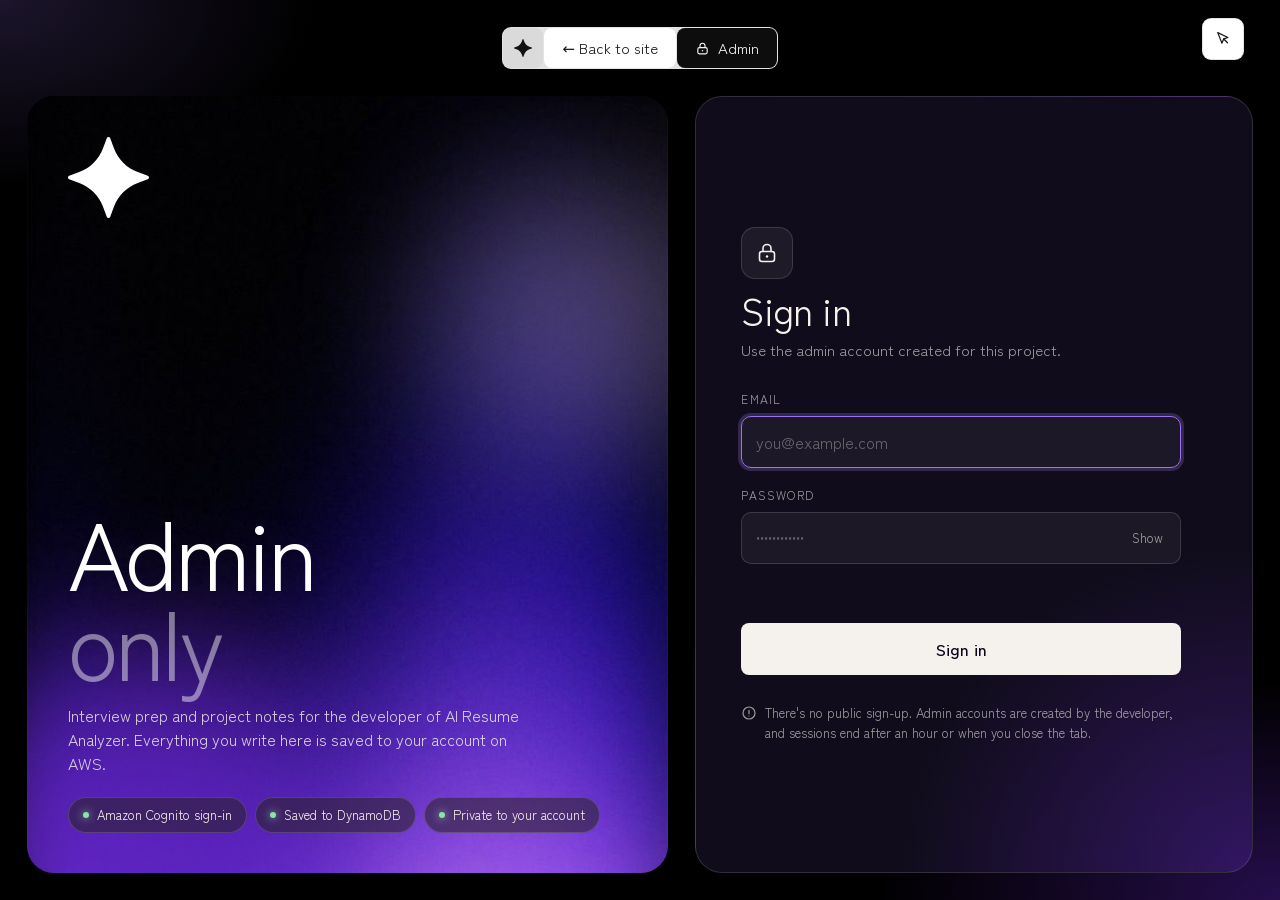
<file: frontend/dev/index.html>
<!doctype html>
<html lang="en">
<head>
<meta charset="utf-8">
<meta name="viewport" content="width=device-width, initial-scale=1, viewport-fit=cover">
<meta name="robots" content="noindex, nofollow">
<meta name="claude:viewport-fit-sides" content="cover">
<title>Admin · Interview Prep</title>
<link rel="stylesheet" href="../assets/fonts.css">
<style>
  /* Layout: signed out, a split screen (violet showcase + glass sign-in panel).
     Signed in, a single working column: header with progress ring, role switch,
     a glass toolbar, then one expandable glass card per question.
     Single dark theme to match the main site, with every color set explicitly. */
  :root {
    color-scheme: dark;
    --black: #000000;
    --paper: #f5f1ec;
    --ink: #07031a;
    --white: #ffffff;
    --muted: rgba(245, 241, 236, 0.62);
    --faint: rgba(245, 241, 236, 0.4);
    --glass: rgba(40, 36, 33, 0.55);
    --surface: rgba(20, 16, 34, 0.72);
    --surface-2: rgba(255, 255, 255, 0.05);
    --glass-border: rgba(255, 255, 255, 0.14);
    --violet: #9a73f0;
    --violet-deep: #6d28d9;
    --violet-soft: #ddd6fe;
    --lilac: #c4b5fd;
    --pink: #f9a8d4;
    --good: #8de3a8;
    --ok: #f5c46b;
    --bad: #ff8fa3;
    --nav-surface: #e3e3e3;
    --nav-item: #ffffff;
    --nav-ink: #1a1a1a;
    --card-violet: radial-gradient(95% 80% at 50% 28%, #ddd6fe 0%, #9a73f0 38%, #6d28d9 68%, #34146e 100%);
    --radius-card: 3vmin;
    --font: "Zen Kaku Gothic New", "Hiragino Sans", "Segoe UI", system-ui, sans-serif;
  }
  * { box-sizing: border-box; margin: 0; }
  [hidden] { display: none !important; }
  html, body { min-height: 100%; }
  :root { padding-top: env(safe-area-inset-top, 0px); padding-bottom: env(safe-area-inset-bottom, 0px); }
  body { background: var(--black); color: var(--paper); font-family: var(--font); line-height: 1.5; }
  body::before { content: ""; position: fixed; inset: 0; pointer-events: none; z-index: 0;
    background: radial-gradient(45% 35% at 100% 100%, rgba(109,40,217,0.35), transparent 70%), radial-gradient(35% 30% at 0% 0%, rgba(154,115,240,0.18), transparent 70%); }
  button { font: inherit; cursor: pointer; }
  a { color: inherit; }
  :focus-visible { outline: 2px solid var(--violet); outline-offset: 3px; }
  code { font-family: ui-monospace, "Cascadia Code", Consolas, monospace; font-size: 0.88em; padding: 1px 6px; border-radius: 6px; background: rgba(154,115,240,0.18); color: var(--violet-soft); }

  .page {
    position: relative; z-index: 1; min-height: 100vh; display: grid; grid-template-rows: auto 1fr; gap: 3vmin;
    padding-block: 3vmin;
    padding-left: max(3vmin, 16px, env(safe-area-inset-left, 0px));
    padding-right: max(3vmin, 16px, env(safe-area-inset-right, 0px));
  }

  /* ---------- Top bar ---------- */
  .bar { position: sticky; top: calc(10px + env(safe-area-inset-top, 0px)); z-index: 20; display: flex; justify-content: center; }
  .bar nav { display: flex; gap: 1px; padding: 1px; border-radius: 9px; background: var(--nav-surface); box-shadow: 0 6px 24px rgba(0,0,0,0.35); }
  .tile { height: 40px; border-radius: 8px; display: grid; place-items: center; text-decoration: none; color: var(--nav-ink); background: var(--nav-item); font-size: 15px; border: 0; }
  .tile.logo { width: 40px; background: #dadada; }
  .tile.logo svg { width: 18px; height: 18px; transition: transform 500ms cubic-bezier(.65,0,.35,1); }
  .tile.logo:hover svg { transform: rotate(90deg); }
  .tile.back, .tile.here, .tile.out { padding: 0 18px; gap: 8px; display: inline-flex; align-items: center; }
  .tile.back:hover span, .tile.out:hover span { opacity: 0.55; }
  .tile.here { background: #0d0d0d; color: #f4f4f4; }
  .tile svg.lock { width: 15px; height: 15px; }

  /* ---------- Sign-in (split) ---------- */
  .split { display: grid; grid-template-columns: minmax(0, 1.15fr) minmax(0, 1fr); gap: 3vmin; }
  .show { position: relative; overflow: hidden; border-radius: var(--radius-card); background: #0a0618; min-height: 520px; display: flex; flex-direction: column; justify-content: space-between; padding: clamp(24px, 4.5vmin, 56px); }
  .show > img { position: absolute; inset: 0; width: 100%; height: 100%; object-fit: cover; }
  .blob { position: absolute; border-radius: 50%; filter: blur(70px); opacity: 0.75; animation: drift 14s ease-in-out infinite alternate; }
  .blob.a { width: 60%; aspect-ratio: 1; left: -10%; bottom: -20%; background: #6d28d9; }
  .blob.b { width: 45%; aspect-ratio: 1; right: -8%; top: 10%; background: #c4a8ff; opacity: 0.35; animation-duration: 18s; }
  @keyframes drift { to { transform: translate(8%, -6%) scale(1.12); } }
  .show > *:not(img):not(.blob) { position: relative; z-index: 1; }
  .star { width: clamp(64px, 9vmin, 104px); aspect-ratio: 1; background: var(--white); -webkit-mask: url(../assets/star.svg) center / contain no-repeat; mask: url(../assets/star.svg) center / contain no-repeat; filter: drop-shadow(0 0 24px rgba(221,214,254,0.8)); animation: spin 18s linear infinite; }
  @keyframes spin { to { transform: rotate(360deg); } }
  .big { font-size: clamp(44px, 7.4vw, 132px); font-weight: 400; line-height: 0.95; letter-spacing: -0.03em; display: flex; flex-direction: column; color: var(--white); text-wrap: balance; }
  .big .dim { opacity: 0.45; }
  .show p { max-width: 30rem; font-size: clamp(15px, 1.25vw, 18px); color: rgba(245,241,236,0.82); margin-top: 18px; }
  .chips { display: flex; flex-wrap: wrap; gap: 8px; margin-top: 22px; }
  .chip { display: inline-flex; align-items: center; gap: 8px; padding: 7px 14px; border-radius: 999px; font-size: 13px; background: var(--glass); border: 1px solid var(--glass-border); backdrop-filter: blur(10px); -webkit-backdrop-filter: blur(10px); }
  .chip i { width: 6px; height: 6px; border-radius: 50%; background: var(--good); box-shadow: 0 0 8px var(--good); }
  .panel { position: relative; border-radius: var(--radius-card); border: 1px solid var(--glass-border); background: radial-gradient(90% 60% at 100% 100%, rgba(109,40,217,0.35), transparent 70%), rgba(18, 14, 30, 0.9); padding: clamp(24px, 5vmin, 64px); display: flex; flex-direction: column; justify-content: center; gap: 28px; min-width: 0; }
  .panel-head { display: grid; gap: 10px; }
  .lock-badge { width: 52px; height: 52px; border-radius: 14px; display: grid; place-items: center; border: 1px solid var(--glass-border); background: rgba(255,255,255,0.06); }
  .lock-badge svg { width: 24px; height: 24px; }
  .panel h2 { font-size: clamp(30px, 3vw, 44px); font-weight: 400; letter-spacing: -0.02em; line-height: 1.05; }
  .sub { color: var(--muted); font-size: 15px; max-width: 26rem; }
  .login-form { display: grid; gap: 18px; max-width: 440px; width: 100%; }
  .field { display: grid; gap: 8px; min-width: 0; }
  .field label, .lab { font-size: 12px; letter-spacing: 0.1em; text-transform: uppercase; color: var(--muted); }
  .input { position: relative; display: flex; align-items: center; }
  input[type="text"], input[type="email"], input[type="password"], input[type="search"], select, textarea {
    width: 100%; font: inherit; font-size: 16px; color: var(--paper); background: rgba(255,255,255,0.05);
    border: 1px solid var(--glass-border); border-radius: 10px; padding: 13px 14px; transition: border-color 200ms, box-shadow 200ms;
  }
  select { appearance: none; -webkit-appearance: none; padding-right: 38px; background-image: linear-gradient(45deg, transparent 50%, var(--muted) 50%), linear-gradient(135deg, var(--muted) 50%, transparent 50%); background-position: calc(100% - 20px) 55%, calc(100% - 15px) 55%; background-size: 5px 5px; background-repeat: no-repeat; }
  select option { background: #160f2a; color: var(--paper); }
  input::placeholder, textarea::placeholder { color: rgba(245,241,236,0.35); }
  input:focus, select:focus, textarea:focus { outline: none; border-color: var(--violet); box-shadow: 0 0 0 3px rgba(154,115,240,0.25); }
  textarea { resize: vertical; min-height: 96px; line-height: 1.55; }
  .input.has-toggle input { padding-right: 68px; }
  .toggle { position: absolute; right: 8px; border: 0; background: transparent; color: var(--muted); font-size: 13px; padding: 8px 10px; border-radius: 8px; }
  .toggle:hover { color: var(--paper); background: rgba(255,255,255,0.06); }
  .btn { display: inline-flex; align-items: center; justify-content: center; gap: 8px; padding: 11px 18px; border-radius: 8px; font-size: 15px; text-decoration: none; border: 1px solid var(--glass-border); background: var(--surface-2); color: var(--paper); line-height: 1.2; transition: background 180ms, transform 150ms; white-space: nowrap; }
  .btn:hover { background: rgba(255,255,255,0.11); }
  .btn.primary { background: var(--paper); color: var(--ink); border-color: transparent; font-weight: 500; }
  .btn.primary:hover { background: var(--white); }
  .btn.danger { color: var(--bad); border-color: rgba(255,143,163,0.4); }
  .btn.danger:hover { background: rgba(255,143,163,0.12); }
  .btn.small { padding: 8px 12px; font-size: 13px; }
  .btn:disabled { opacity: 0.55; cursor: not-allowed; }
  .submit { margin-top: 6px; padding: 15px 22px; font-size: 17px; }
  .spinner { width: 16px; height: 16px; border-radius: 50%; border: 2px solid rgba(7,3,26,0.25); border-top-color: var(--ink); animation: spin 0.8s linear infinite; }
  .error { color: var(--bad); font-size: 14px; min-height: 1.2em; }
  .fine { color: var(--muted); font-size: 13px; display: flex; gap: 8px; align-items: flex-start; max-width: 440px; }
  .fine svg { width: 16px; height: 16px; flex-shrink: 0; margin-top: 2px; }
  .preview-tag { align-self: flex-start; font-size: 12px; padding: 5px 12px; border-radius: 999px; border: 1px dashed rgba(221,214,254,0.5); color: var(--violet-soft); }

  /* ---------- Prep app ---------- */
  .app { display: grid; gap: 22px; width: 100%; max-width: 1080px; margin: 0 auto; align-content: start; }
  .app-head { display: flex; flex-wrap: wrap; gap: 24px; align-items: flex-end; justify-content: space-between; padding-top: 2vmin; }
  .app-head .big { font-size: clamp(44px, 7vw, 104px); }
  .app-head p { color: var(--muted); max-width: 30rem; margin-top: 14px; }
  .ring-box { display: flex; align-items: center; gap: 16px; padding: 14px 18px; border-radius: 18px; background: var(--surface); border: 1px solid var(--glass-border); }
  .ring { position: relative; width: 84px; aspect-ratio: 1; flex-shrink: 0; }
  .ring svg { width: 100%; height: 100%; transform: rotate(-90deg); overflow: visible; }
  .ring circle { fill: none; stroke-width: 9; }
  .ring .track { stroke: rgba(255,255,255,0.1); }
  .ring .fill { stroke: url(#ringGrad); stroke-linecap: round; transition: stroke-dashoffset 700ms cubic-bezier(.2,.8,.2,1); filter: drop-shadow(0 0 6px rgba(154,115,240,0.7)); }
  .ring b { position: absolute; inset: 0; display: grid; place-items: center; font-size: 20px; font-weight: 500; font-variant-numeric: tabular-nums; }
  .ring-box strong { display: block; font-weight: 500; font-size: 17px; }
  .ring-box span { color: var(--muted); font-size: 13px; }
  .save { font-size: 13px; color: var(--muted); }
  .save.saving { color: var(--ok); } .save.saved { color: var(--good); } .save.failed { color: var(--bad); }

  /* Role switch: a sliding black highlight, like the main site's nav */
  .seg { position: relative; display: grid; grid-template-columns: repeat(3, minmax(0, 1fr)); gap: 1px; padding: 1px; border-radius: 10px; background: var(--nav-surface); }
  .seg-ind { position: absolute; top: 1px; left: 0; bottom: 1px; z-index: 1; border-radius: 9px; background: #0d0d0d; transition: transform 480ms cubic-bezier(.65,0,.35,1), width 480ms cubic-bezier(.65,0,.35,1); pointer-events: none; }
  .seg button { position: relative; border: 0; background: var(--nav-item); border-radius: 9px; padding: 10px 8px; color: var(--nav-ink); display: grid; gap: 1px; justify-items: center; }
  .seg button > * { position: relative; z-index: 2; transition: color 350ms ease; }
  .seg button b { font-weight: 500; font-size: 15px; }
  .seg button small { font-size: 12px; opacity: 0.6; }
  .seg button.on > * { color: #f4f4f4; }
  .seg.no-anim .seg-ind { transition: none; }

  .toolbar { display: grid; gap: 14px; padding: 16px; border-radius: 18px; background: var(--surface); border: 1px solid var(--glass-border); backdrop-filter: blur(14px); -webkit-backdrop-filter: blur(14px); }
  .filters { display: grid; grid-template-columns: minmax(0, 2fr) minmax(0, 1fr) minmax(0, 1fr); gap: 10px; }
  .filters input, .filters select { padding: 11px 14px; font-size: 15px; }
  .tool-row { display: flex; flex-wrap: wrap; gap: 10px 18px; align-items: center; justify-content: space-between; }
  .checks { display: flex; flex-wrap: wrap; gap: 8px 18px; }
  .check { display: inline-flex; align-items: center; gap: 8px; font-size: 14px; color: var(--muted); cursor: pointer; }
  .check input { appearance: none; -webkit-appearance: none; width: 18px; height: 18px; border-radius: 6px; border: 1.5px solid rgba(255,255,255,0.3); display: grid; place-items: center; margin: 0; cursor: pointer; transition: background 200ms, border-color 200ms; }
  .check input:checked { background: var(--violet); border-color: var(--violet); }
  .check input:checked::after { content: "\2713"; color: var(--ink); font-size: 12px; font-weight: 700; }
  .check:hover { color: var(--paper); }
  .actions { display: flex; flex-wrap: wrap; gap: 8px; }

  .list { display: grid; gap: 10px; }
  .q { border-radius: 16px; background: var(--surface); border: 1px solid var(--glass-border); transition: border-color 250ms, box-shadow 250ms, background 250ms; }
  .q:hover { border-color: rgba(221,214,254,0.3); }
  .q.open { background: rgba(26, 20, 44, 0.85); }
  .q.flash { border-color: var(--violet); box-shadow: 0 0 0 4px rgba(154,115,240,0.25); }
  .q-head { display: flex; align-items: flex-start; gap: 14px; padding: 16px 18px; }
  .q-toggle { flex: 1; min-width: 0; display: flex; align-items: flex-start; gap: 14px; padding: 0; border: 0; background: transparent; color: inherit; text-align: left; }
  .num { flex-shrink: 0; min-width: 60px; padding: 5px 8px; border-radius: 8px; font-size: 12px; font-weight: 700; letter-spacing: 0.04em; text-align: center; font-variant-numeric: tabular-nums; }
  .num.cloud { background: rgba(196,181,253,0.14); color: var(--lilac); border: 1px solid rgba(196,181,253,0.35); }
  .num.dev { background: rgba(249,168,212,0.12); color: var(--pink); border: 1px solid rgba(249,168,212,0.35); }
  .q-main { flex: 1; min-width: 0; }
  .q-title { font-size: clamp(16px, 1.4vw, 18px); font-weight: 500; line-height: 1.4; margin-bottom: 8px; transition: color 250ms; }
  .q.done .q-title { color: var(--faint); }
  .meta { display: flex; flex-wrap: wrap; gap: 6px; }
  .tag { display: inline-flex; align-items: center; gap: 6px; padding: 2px 10px; border-radius: 999px; font-size: 12px; background: rgba(255,255,255,0.06); border: 1px solid var(--glass-border); color: var(--muted); }
  .tag .dot { width: 6px; height: 6px; border-radius: 50%; }
  .tag.Easy .dot { background: var(--good); } .tag.Medium .dot { background: var(--ok); } .tag.Hard .dot { background: var(--bad); }
  .tag.sim { border-style: dashed; border-color: rgba(221,214,254,0.45); color: var(--violet-soft); }
  .tag.role-cloud { color: var(--lilac); } .tag.role-dev { color: var(--pink); }
  .chev { flex-shrink: 0; width: 22px; height: 22px; color: var(--muted); transition: transform 350ms cubic-bezier(.65,0,.35,1); margin-top: 2px; }
  .q.open .chev { transform: rotate(180deg); }
  .tick { flex-shrink: 0; display: inline-flex; align-items: center; gap: 8px; font-size: 13px; color: var(--muted); cursor: pointer; margin-top: 3px; }
  .tick input { appearance: none; -webkit-appearance: none; width: 22px; height: 22px; border-radius: 50%; border: 1.5px solid rgba(255,255,255,0.3); margin: 0; display: grid; place-items: center; cursor: pointer; transition: background 250ms, border-color 250ms, box-shadow 250ms; }
  .tick input:checked { background: var(--good); border-color: var(--good); box-shadow: 0 0 12px rgba(141,227,168,0.6); }
  .tick input:checked::after { content: "\2713"; color: var(--ink); font-size: 13px; font-weight: 700; }

  .q-body { display: grid; grid-template-rows: 0fr; transition: grid-template-rows 420ms cubic-bezier(.65,0,.35,1); }
  .q.open .q-body { grid-template-rows: 1fr; }
  .q-inner { overflow: hidden; }
  .q-content { padding: 0 18px 20px 92px; display: grid; gap: 14px; }
  .q-content h4 { font-size: 12px; letter-spacing: 0.1em; text-transform: uppercase; color: var(--violet-soft); font-weight: 500; }
  .q-content ul { padding-left: 20px; display: grid; gap: 7px; }
  .q-content li { line-height: 1.55; }
  .callout { padding: 12px 14px; border-radius: 12px; font-size: 15px; }
  .callout strong { display: block; font-size: 12px; letter-spacing: 0.06em; text-transform: uppercase; margin-bottom: 4px; }
  .callout.project { background: rgba(154,115,240,0.14); border: 1px solid rgba(154,115,240,0.3); }
  .callout.project strong { color: var(--violet-soft); }
  .callout.tip { background: rgba(245,196,107,0.1); border: 1px solid rgba(245,196,107,0.28); }
  .callout.tip strong { color: var(--ok); }
  .callout.sim { display: flex; flex-wrap: wrap; gap: 12px; align-items: center; justify-content: space-between; border: 1px dashed rgba(221,214,254,0.4); }
  .callout.sim p { flex: 1 1 260px; }
  .notes-wrap { display: grid; gap: 8px; }
  .row-end { display: flex; flex-wrap: wrap; gap: 8px; justify-content: flex-end; align-items: center; }
  .confirm { display: inline-flex; flex-wrap: wrap; gap: 8px; align-items: center; color: var(--bad); font-size: 14px; }
  .empty { padding: 40px 20px; text-align: center; color: var(--muted); border-radius: 16px; border: 1px dashed var(--glass-border); }

  /* ---------- Overlays ---------- */
  .overlay { position: fixed; inset: 0; z-index: 50; display: grid; place-items: center; padding: max(16px, 3vmin); background: rgba(4, 2, 12, 0.72); backdrop-filter: blur(8px); -webkit-backdrop-filter: blur(8px); animation: fadeIn 250ms ease both; overflow-y: auto; }
  @keyframes fadeIn { from { opacity: 0; } }
  .sheet { width: min(720px, 100%); border-radius: 22px; border: 1px solid var(--glass-border); background: #120c22; padding: clamp(20px, 4vmin, 36px); display: grid; gap: 18px; animation: rise 380ms cubic-bezier(.2,.8,.2,1) both; max-height: calc(100vh - 32px); overflow-y: auto; }
  @keyframes rise { from { opacity: 0; transform: translateY(16px) scale(0.98); } }
  .sheet-head { display: flex; justify-content: space-between; align-items: center; gap: 12px; }
  .sheet-head h2 { font-size: 22px; font-weight: 500; }
  .x { width: 36px; height: 36px; border-radius: 50%; border: 1px solid var(--glass-border); background: transparent; color: var(--paper); font-size: 18px; line-height: 1; }
  .x:hover { background: rgba(255,255,255,0.08); }
  .practice-card { position: relative; overflow: hidden; border-radius: 18px; padding: clamp(22px, 4vmin, 36px); background: var(--card-violet); color: var(--ink); min-height: 220px; display: grid; align-content: space-between; gap: 18px; }
  .practice-card .meta .tag { background: rgba(7,3,26,0.12); border-color: rgba(7,3,26,0.18); color: var(--ink); }
  .practice-q { font-size: clamp(22px, 3vw, 32px); line-height: 1.25; font-weight: 500; letter-spacing: -0.01em; }
  .practice-hint { font-size: 14px; opacity: 0.75; }
  .practice-answer { display: grid; gap: 12px; animation: rise 380ms cubic-bezier(.2,.8,.2,1) both; }
  .practice-answer ul { padding-left: 20px; display: grid; gap: 7px; }
  .form-grid { display: grid; grid-template-columns: repeat(2, minmax(0, 1fr)); gap: 14px; }
  .form-grid .full { grid-column: 1 / -1; }

  .toast { position: fixed; left: 50%; bottom: calc(24px + env(safe-area-inset-bottom, 0px)); transform: translateX(-50%); z-index: 80; background: var(--paper); color: var(--ink); padding: 10px 16px; border-radius: 8px; font-size: 14px; }
  .fade-in { animation: fadein 600ms cubic-bezier(.2,.8,.2,1) both; }
  @keyframes fadein { from { opacity: 0; transform: translateY(10px); filter: blur(6px); } }
  .shake { animation: shake 380ms ease; }
  @keyframes shake { 20%, 60% { transform: translateX(-6px); } 40%, 80% { transform: translateX(6px); } }

  @media (max-width: 900px) {
    .split { grid-template-columns: 1fr; }
    .show { min-height: 320px; }
    .tile .lbl-long { display: none; }
  }
  @media (max-width: 760px) {
    .filters { grid-template-columns: 1fr 1fr; }
    .filters .search { grid-column: 1 / -1; }
    .q-head { flex-wrap: wrap; padding: 14px; }
    .q-toggle { flex-basis: 100%; }
    .tick { margin-left: 74px; }
    .q-content { padding: 0 14px 18px; }
    .form-grid { grid-template-columns: 1fr; }
    .seg button small { display: none; }
    .ring-box { width: 100%; }
  }
  @media (max-width: 600px) {
    .show { min-height: 0; flex-direction: row; align-items: center; gap: 18px; padding: 20px; }
    .show p, .chips { display: none; }
    .star { width: 44px; flex-shrink: 0; }
    .show .big { font-size: 40px; flex-direction: row; gap: 10px; }
    .panel { justify-content: flex-start; }
    .tile.back, .tile.here, .tile.out { padding: 0 12px; font-size: 14px; }
    .actions .btn { flex: 1 1 auto; }
  }
  @media (prefers-reduced-motion: reduce) {
    *, *::before, *::after { animation: none !important; transition-duration: 1ms !important; }
  }
</style>
</head>
<body>
<div class="page">
  <div class="bar">
    <nav aria-label="Admin">
      <a class="tile logo" href="../" aria-label="Back to AI Resume Analyzer">
        <svg viewBox="0 0 523 523" aria-hidden="true"><path fill="#111" d="M250.168 7.835c3.866-10.447 18.642-10.447 22.508 0l23.962 64.758c26.335 71.167 82.445 127.278 153.612 153.612l64.758 23.962c10.447 3.866 10.447 18.643 0 22.509l-64.757 23.962c-71.167 26.334-127.278 82.445-153.613 153.612l-23.962 64.757c-3.866 10.448-18.642 10.448-22.508 0l-23.963-64.757c-26.334-71.167-82.445-127.278-153.612-153.612L7.836 272.676c-10.447-3.866-10.447-18.643 0-22.509l64.757-23.962c71.167-26.334 127.278-82.445 153.612-153.612z"/></svg>
      </a>
      <a class="tile back" href="../"><span>← <span class="lbl-long">Back to </span>site</span></a>
      <span class="tile here" aria-current="page">
        <svg class="lock" viewBox="0 0 24 24" fill="none" stroke="currentColor" stroke-width="1.8" stroke-linecap="round" stroke-linejoin="round" aria-hidden="true"><rect x="4.5" y="10.5" width="15" height="10" rx="2.5"/><path d="M8 10.5V7.5a4 4 0 0 1 8 0v3"/><circle cx="12" cy="15.5" r="1.2" fill="currentColor" stroke="none"/></svg>
        Admin
      </span>
      <button type="button" class="tile out" id="signout-btn" hidden><span>Sign out</span></button>
    </nav>
  </div>

  <!-- ================= Signed out ================= -->
  <main class="split" id="login-view">
    <section class="show" aria-labelledby="show-title">
      <img src="../assets/card-2.jpg" alt="">
      <span class="blob a" aria-hidden="true"></span>
      <span class="blob b" aria-hidden="true"></span>
      <span class="star" aria-hidden="true"></span>
      <div>
        <h1 class="big" id="show-title"><span>Admin</span><span class="dim">only</span></h1>
        <p>Interview prep and project notes for the developer of AI Resume Analyzer. Everything you write here is saved to your account on AWS.</p>
        <div class="chips">
          <span class="chip"><i></i>Amazon Cognito sign-in</span>
          <span class="chip"><i></i>Saved to DynamoDB</span>
          <span class="chip"><i></i>Private to your account</span>
        </div>
      </div>
    </section>

    <section class="panel fade-in" aria-labelledby="signin-title">
      <span class="preview-tag" id="preview-tag" hidden>Preview mode · test account: admin@preview.dev / Preview-2026</span>
      <div class="panel-head">
        <span class="lock-badge" aria-hidden="true"><svg viewBox="0 0 24 24" fill="none" stroke="currentColor" stroke-width="1.6" stroke-linecap="round" stroke-linejoin="round"><rect x="4.5" y="10.5" width="15" height="10" rx="2.5"/><path d="M8 10.5V7.5a4 4 0 0 1 8 0v3"/><circle cx="12" cy="15.5" r="1.2" fill="currentColor" stroke="none"/></svg></span>
        <h2 id="signin-title">Sign in</h2>
        <p class="sub" id="login-sub">Use the admin account created for this project.</p>
      </div>
      <form class="login-form" id="login-form" novalidate>
        <div class="field">
          <label for="email">Email</label>
          <div class="input"><input type="email" id="email" autocomplete="username" placeholder="you@example.com" required></div>
        </div>
        <div class="field">
          <label for="password">Password</label>
          <div class="input has-toggle">
            <input type="password" id="password" autocomplete="current-password" placeholder="••••••••••••" required>
            <button type="button" class="toggle" id="toggle-pw" aria-controls="password" aria-pressed="false">Show</button>
          </div>
        </div>
        <p class="error" id="login-error" role="alert"></p>
        <button type="submit" class="btn primary submit" id="login-btn"><span>Sign in</span></button>
      </form>
      <p class="fine">
        <svg viewBox="0 0 24 24" fill="none" stroke="currentColor" stroke-width="1.8" stroke-linecap="round" aria-hidden="true"><circle cx="12" cy="12" r="9"/><path d="M12 8v5M12 16.5v.01"/></svg>
        There's no public sign-up. Admin accounts are created by the developer, and sessions end after an hour or when you close the tab.
      </p>
    </section>
  </main>

  <!-- ================= Signed in: interview prep ================= -->
  <main class="app" id="app-view" hidden>
    <header class="app-head">
      <div>
        <h1 class="big"><span>Interview</span><span class="dim">prep</span></h1>
        <p>Questions about this project for Cloud Engineer and Software Developer roles. Write your own answers; they save automatically.</p>
      </div>
      <div class="ring-box">
        <div class="ring">
          <svg viewBox="0 0 100 100" aria-hidden="true"><defs><linearGradient id="ringGrad" x1="0" y1="0" x2="1" y2="1"><stop offset="0%" stop-color="#ddd6fe"/><stop offset="100%" stop-color="#9a73f0"/></linearGradient></defs><circle class="track" cx="50" cy="50" r="42"></circle><circle class="fill" id="ring-fill" cx="50" cy="50" r="42"></circle></svg>
          <b id="ring-pct">0%</b>
        </div>
        <div><strong id="ring-text">0 of 0 practiced</strong><span class="save" id="save-status">Loading…</span></div>
      </div>
    </header>

    <div class="seg no-anim" id="seg" role="tablist" aria-label="Role">
      <span class="seg-ind" aria-hidden="true"></span>
      <button type="button" role="tab" data-tab="cloud" class="on"><b>Cloud Engineer</b><small id="c-cloud"></small></button>
      <button type="button" role="tab" data-tab="dev"><b>Software Developer</b><small id="c-dev"></small></button>
      <button type="button" role="tab" data-tab="all"><b>All questions</b><small id="c-all"></small></button>
    </div>

    <section class="toolbar" aria-label="Filters and actions">
      <div class="filters">
        <input type="search" class="search" id="search" placeholder="Search questions, answers and notes…  ( / )" aria-label="Search">
        <select id="category" aria-label="Category"><option value="">All categories</option></select>
        <select id="difficulty" aria-label="Difficulty"><option value="">All levels</option><option>Easy</option><option>Medium</option><option>Hard</option></select>
      </div>
      <div class="tool-row">
        <div class="checks">
          <label class="check"><input type="checkbox" id="shared-only"> Similar in both roles</label>
          <label class="check"><input type="checkbox" id="hide-done"> Hide practiced</label>
        </div>
        <div class="actions">
          <button type="button" class="btn primary" id="practice-btn">Practice mode</button>
          <button type="button" class="btn" id="add-btn">+ Add question</button>
          <button type="button" class="btn" id="expand-btn">Expand all</button>
          <button type="button" class="btn" id="backup-btn" hidden>Download backup</button>
        </div>
      </div>
    </section>

    <section class="list" id="list" aria-live="polite"><div class="empty">Loading your questions…</div></section>
  </main>
</div>

<!-- Practice overlay -->
<div class="overlay" id="practice" hidden role="dialog" aria-modal="true" aria-labelledby="practice-title">
  <div class="sheet">
    <div class="sheet-head"><h2 id="practice-title">Practice mode</h2><button type="button" class="x" data-close aria-label="Close">×</button></div>
    <div class="practice-card">
      <div class="meta" id="p-meta"></div>
      <p class="practice-q" id="p-question"></p>
      <p class="practice-hint" id="p-hint">Answer out loud first, then reveal the guide.</p>
    </div>
    <div class="practice-answer" id="p-answer" hidden></div>
    <div class="row-end">
      <button type="button" class="btn" id="p-done">Mark practiced</button>
      <button type="button" class="btn" id="p-reveal">Reveal answer</button>
      <button type="button" class="btn primary" id="p-next">Next question →</button>
    </div>
  </div>
</div>

<!-- Add / edit overlay -->
<div class="overlay" id="editor" hidden role="dialog" aria-modal="true" aria-labelledby="edit-title">
  <form class="sheet" id="edit-form" novalidate>
    <div class="sheet-head"><h2 id="edit-title">Add a question</h2><button type="button" class="x" data-close aria-label="Close">×</button></div>
    <div class="form-grid">
      <div class="field"><label for="f-role">Role</label><select id="f-role"><option value="cloud">Cloud Engineer</option><option value="dev">Software Developer</option></select></div>
      <div class="field"><label for="f-difficulty">Difficulty</label><select id="f-difficulty"><option>Easy</option><option selected>Medium</option><option>Hard</option></select></div>
      <div class="field full"><label for="f-category">Category</label><input type="text" id="f-category" list="category-list" maxlength="40" placeholder="e.g. Security"><datalist id="category-list"></datalist></div>
      <div class="field full"><label for="f-question">Question</label><input type="text" id="f-question" maxlength="300"></div>
      <div class="field full"><label for="f-points">Key points (one per line, `backticks` for code)</label><textarea id="f-points" rows="5"></textarea></div>
      <div class="field full"><label for="f-project">In your project (optional)</label><textarea id="f-project" rows="2" maxlength="600"></textarea></div>
      <div class="field full"><label for="f-tip">Tip (optional)</label><input type="text" id="f-tip" maxlength="400"></div>
      <div class="field full"><label for="f-similar">Similar question in the other role (optional)</label><select id="f-similar"><option value="">None</option></select></div>
    </div>
    <p class="error" id="edit-error" role="alert"></p>
    <div class="row-end">
      <button type="button" class="btn" data-close>Cancel</button>
      <button type="submit" class="btn primary" id="edit-save">Save question</button>
    </div>
  </form>
</div>

<script src="../config.js"></script>
<script>
(function () {
  const $ = (id) => document.getElementById(id);
  const CFG = window.APP_CONFIG || {};
  const REGION = CFG.COGNITO_REGION || "us-east-1";
  const CLIENT_ID = CFG.COGNITO_CLIENT_ID || "";
  const API = (CFG.API_BASE_URL || "").replace(/\/$/, "");
  // Preview mode only when there is no config.js at all (the claude.ai preview).
  // On the real site a missing setting blocks sign-in instead of falling back to preview.
  const DEMO = !window.APP_CONFIG;
  const SETUP_MISSING = !DEMO && (!CLIENT_ID || !API);
  // Preview-only test account: checked in the browser, so it protects nothing real.
  // The real site checks every sign-in with Amazon Cognito.
  const PREVIEW_EMAIL = "admin@preview.dev", PREVIEW_PASSWORD = "Preview-2026";
  const TOKEN_KEY = "devPortal.idToken", EMAIL_KEY = "devPortal.email", DEMO_KEY = "prepPreview.v1";
  const REDUCED = matchMedia("(prefers-reduced-motion: reduce)").matches;
  const ROLES = { cloud: { name: "Cloud Engineer", short: "CE", prefix: "ce" }, dev: { name: "Software Developer", short: "SD", prefix: "se" } };

  // ---------- Small helpers ----------
  function el(tag, props = {}, ...kids) {
    const n = document.createElement(tag);
    for (const [k, v] of Object.entries(props)) {
      if (v == null || v === false) continue;
      if (k === "class") n.className = v;
      else if (k === "text") n.textContent = v;
      else if (k.startsWith("on")) n.addEventListener(k.slice(2), v);
      else n.setAttribute(k, v === true ? "" : v);
    }
    for (const c of kids.flat()) if (c != null && c !== false) n.append(c);
    return n;
  }
  function rich(text) { // `code` spans, everything else as plain text
    const f = document.createDocumentFragment();
    String(text || "").split("`").forEach((part, i) => f.append(i % 2 ? el("code", { text: part }) : document.createTextNode(part)));
    return f;
  }
  function session(key, value) {
    try { if (value === undefined) return sessionStorage.getItem(key); if (value === null) sessionStorage.removeItem(key); else sessionStorage.setItem(key, value); } catch { return null; }
  }
  function toast(msg) { const t = el("div", { class: "toast", role: "status", text: msg }); document.body.append(t); setTimeout(() => t.remove(), 2200); }
  const chevron = () => { const s = document.createElementNS("http://www.w3.org/2000/svg", "svg"); s.setAttribute("viewBox", "0 0 24 24"); s.setAttribute("class", "chev"); s.setAttribute("aria-hidden", "true"); s.innerHTML = '<path d="M6 9l6 6 6-6" fill="none" stroke="currentColor" stroke-width="1.8" stroke-linecap="round" stroke-linejoin="round"/>'; return s; };

  // ================= Sign in =================
  function tokenValid(token) {
    if (!token) return false;
    if (token === "preview") return DEMO;
    try { const p = JSON.parse(atob(token.split(".")[1].replace(/-/g, "+").replace(/_/g, "/"))); return p.exp * 1000 > Date.now() + 30000; } catch { return false; }
  }
  async function cognitoSignIn(email, password) {
    const res = await fetch(`https://cognito-idp.${REGION}.amazonaws.com/`, {
      method: "POST",
      headers: { "Content-Type": "application/x-amz-json-1.1", "X-Amz-Target": "AWSCognitoIdentityProviderService.InitiateAuth" },
      body: JSON.stringify({ AuthFlow: "USER_PASSWORD_AUTH", ClientId: CLIENT_ID, AuthParameters: { USERNAME: email, PASSWORD: password } }),
    });
    let body = {}; try { body = await res.json(); } catch {}
    if (!res.ok) {
      const type = String(body.__type || "");
      if (type.includes("NotAuthorized") || type.includes("UserNotFound")) throw new Error("Incorrect email or password.");
      if (type.includes("TooManyRequests") || type.includes("LimitExceeded")) throw new Error("Too many attempts. Wait a minute, then try again.");
      throw new Error(body.message || `Sign-in failed (${res.status}). Please try again.`);
    }
    if (body.ChallengeName === "NEW_PASSWORD_REQUIRED") throw new Error("This account still has a temporary password. Set a permanent one with the command in DEVELOPER.md, then sign in.");
    if (body.ChallengeName) throw new Error(`This account needs an extra sign-in step (${body.ChallengeName}) that this page doesn't support yet.`);
    return body.AuthenticationResult.IdToken;
  }
  function loginFail(msg) { $("login-error").textContent = msg; const f = $("login-form"); f.classList.remove("shake"); void f.offsetWidth; f.classList.add("shake"); }
  function showLogin(message) {
    $("app-view").hidden = true; $("signout-btn").hidden = true; $("login-view").hidden = false;
    $("login-sub").textContent = message || "Use the admin account created for this project.";
    $("password").value = ""; $("email").focus();
  }
  function signOut(message) { session(TOKEN_KEY, null); session(EMAIL_KEY, null); questions = []; closeOverlays(); showLogin(message); }

  $("toggle-pw").addEventListener("click", () => {
    const pw = $("password"), show = pw.type === "password";
    pw.type = show ? "text" : "password"; $("toggle-pw").textContent = show ? "Hide" : "Show"; $("toggle-pw").setAttribute("aria-pressed", String(show)); pw.focus();
  });
  ["email", "password"].forEach((id) => $(id).addEventListener("input", () => ($("login-error").textContent = "")));
  $("login-form").addEventListener("submit", async (e) => {
    e.preventDefault(); $("login-error").textContent = "";
    const email = $("email").value.trim(), password = $("password").value;
    if (!email || !password) return loginFail("Enter your email and password.");
    if (!/^[^@\s]+@[^@\s]+\.[^@\s]+$/.test(email)) return loginFail("That doesn't look like an email address.");
    const btn = $("login-btn"); btn.disabled = true;
    btn.replaceChildren(el("span", { class: "spinner" }), "Signing in…");
    try {
      let token;
      if (DEMO) {
        await new Promise((r) => setTimeout(r, 900));
        if (email.toLowerCase() !== PREVIEW_EMAIL || password !== PREVIEW_PASSWORD) throw new Error("Incorrect email or password.");
        token = "preview";
      } else {
        token = await cognitoSignIn(email, password);
      }
      session(TOKEN_KEY, token); session(EMAIL_KEY, email);
      await showApp();
    } catch (err) { loginFail(err.message || "Sign-in failed. Please try again."); }
    finally { btn.disabled = false; btn.replaceChildren(el("span", { text: "Sign in" })); }
  });
  $("signout-btn").addEventListener("click", () => signOut("You've signed out."));

  // ================= Data layer =================
  class AuthError extends Error {}
  let demoData = null;
  async function demoLoad() {
    try { const saved = JSON.parse(localStorage.getItem(DEMO_KEY)); if (Array.isArray(saved) && saved.length) return saved; } catch {}
    const res = await fetch("sample-questions.json");
    const list = await res.json();
    return list.map((q) => ({ questionId: q.id, ...q, practiced: false, notes: "" }));
  }
  function demoSave() { try { localStorage.setItem(DEMO_KEY, JSON.stringify(demoData)); } catch {} }
  async function api(method, path, body) {
    if (DEMO) {
      if (!demoData) demoData = await demoLoad();
      const id = path.split("/")[3];
      if (method === "GET") return { questions: demoData };
      const i = demoData.findIndex((q) => q.questionId === id);
      if (method === "PATCH") { if (i < 0) throw new Error("Question not found"); Object.assign(demoData[i], body); }
      if (method === "PUT") { const keep = i >= 0 ? { practiced: demoData[i].practiced, notes: demoData[i].notes } : { practiced: false, notes: "" }; const q = { questionId: id, ...body, ...keep }; if (i >= 0) demoData[i] = q; else demoData.push(q); demoSave(); return { question: q }; }
      if (method === "DELETE") { if (i >= 0) demoData.splice(i, 1); }
      demoSave(); return { ok: true };
    }
    const res = await fetch(API + path, { method, headers: { "Content-Type": "application/json", Authorization: session(TOKEN_KEY) || "" }, body: body === undefined ? undefined : JSON.stringify(body) });
    if (res.status === 401 || res.status === 403) { signOut("Your session has expired. Please sign in again."); throw new AuthError("Signed out"); }
    let data = {}; try { data = await res.json(); } catch {}
    if (res.status === 429) throw new Error("Too many requests. Wait a moment and try again.");
    if (!res.ok) throw new Error(data.error || data.message || `Request failed (${res.status})`);
    return data;
  }

  let pending = 0;
  function setSave(kind, msg) { const s = $("save-status"); s.className = `save ${kind}`; s.textContent = msg; }
  async function tracked(promise) {
    pending++; setSave("saving", "Saving…");
    try { const r = await promise; pending--; if (!pending) setSave("saved", DEMO ? "Saved in this browser (preview)" : "All changes saved to AWS ✓"); return r; }
    catch (e) { pending--; if (!(e instanceof AuthError)) setSave("failed", `Not saved: ${e.message}`); throw e; }
  }
  const noteTimers = new Map();
  addEventListener("beforeunload", (e) => { if (pending || noteTimers.size) { e.preventDefault(); e.returnValue = ""; } });

  // ================= App state =================
  let questions = [];
  const state = { tab: "cloud", search: "", category: "", difficulty: "", shared: false, hideDone: false, open: new Set(), confirming: null };
  const normalize = (q) => ({ ...q, id: q.questionId || q.id, points: q.points || [], practiced: !!q.practiced, notes: q.notes || "" });
  const find = (id) => questions.find((q) => q.id === id);
  function sortQs() { const o = { cloud: 0, dev: 1 }; questions.sort((a, b) => (o[a.role] - o[b.role]) || ((a.order || 0) - (b.order || 0)) || a.question.localeCompare(b.question)); }
  function simMap() { const m = {}; for (const q of questions) if (q.similar && find(q.similar)) { m[q.id] = q.similar; if (!m[q.similar]) m[q.similar] = q.id; } return m; }
  function number(q) { const same = questions.filter((x) => x.role === q.role); return `${ROLES[q.role].short} ${String(same.indexOf(q) + 1).padStart(2, "0")}`; }
  function filtered() {
    const sims = simMap(), term = state.search.trim().toLowerCase();
    return questions.filter((q) => {
      if (state.tab !== "all" && q.role !== state.tab) return false;
      if (state.category && q.category !== state.category) return false;
      if (state.difficulty && q.difficulty !== state.difficulty) return false;
      if (state.shared && !sims[q.id]) return false;
      if (state.hideDone && q.practiced) return false;
      if (term && ![q.question, q.category, q.project, q.tip, q.notes, ...q.points].join(" ").toLowerCase().includes(term)) return false;
      return true;
    });
  }

  async function showApp() {
    $("login-view").hidden = true; $("app-view").hidden = false; $("signout-btn").hidden = false;
    $("backup-btn").hidden = DEMO;
    $("app-view").classList.remove("fade-in"); void $("app-view").offsetWidth; $("app-view").classList.add("fade-in");
    try { localStorage.setItem("devLink", "1"); } catch {}
    $("list").replaceChildren(el("div", { class: "empty", text: "Loading your questions…" }));
    try {
      const data = await api("GET", "/prep/questions");
      questions = (data.questions || []).map(normalize); sortQs();
      fillCategories(); render(); placeSeg();
      setSave("saved", DEMO ? "Preview · changes stay in this browser" : "Loaded from AWS ✓");
    } catch (e) {
      if (!(e instanceof AuthError)) $("list").replaceChildren(el("div", { class: "empty", text: `Couldn't load your questions: ${e.message}` }));
    }
  }

  // ================= Rendering =================
  function fillCategories() {
    const cats = [...new Set(questions.map((q) => q.category))].sort();
    const sel = $("category"), cur = sel.value;
    sel.replaceChildren(el("option", { value: "", text: "All categories" }), ...cats.map((c) => el("option", { value: c, text: c })));
    sel.value = cats.includes(cur) ? cur : "";
    $("category-list").replaceChildren(...cats.map((c) => el("option", { value: c })));
  }
  function renderStats() {
    const n = (r) => questions.filter((q) => r === "all" || q.role === r).length;
    $("c-cloud").textContent = `${n("cloud")} questions`; $("c-dev").textContent = `${n("dev")} questions`; $("c-all").textContent = `${n("all")} questions`;
    const scope = questions.filter((q) => state.tab === "all" || q.role === state.tab), done = scope.filter((q) => q.practiced).length;
    const pct = scope.length ? Math.round((done / scope.length) * 100) : 0, C = 2 * Math.PI * 42;
    const f = $("ring-fill"); f.style.strokeDasharray = C; f.style.strokeDashoffset = C * (1 - pct / 100);
    $("ring-pct").textContent = `${pct}%`; $("ring-text").textContent = `${done} of ${scope.length} practiced`;
  }

  function saveNotes(q, value) {
    clearTimeout(noteTimers.get(q.id)); noteTimers.delete(q.id);
    q.notes = value;
    tracked(api("PATCH", `/prep/questions/${q.id}`, { notes: value })).catch(() => {});
  }

  function card(q, sims) {
    const open = state.open.has(q.id), simQ = sims[q.id] ? find(sims[q.id]) : null;
    const meta = el("div", { class: "meta" },
      state.tab === "all" ? el("span", { class: `tag role-${q.role}`, text: ROLES[q.role].name }) : null,
      el("span", { class: "tag", text: q.category }),
      el("span", { class: `tag ${q.difficulty}` }, el("span", { class: "dot" }), q.difficulty),
      simQ ? el("span", { class: "tag sim", text: `↔ ${number(simQ)}` }) : null,
      q.custom ? el("span", { class: "tag", text: "Yours" }) : null,
      q.notes ? el("span", { class: "tag", text: "Has notes" }) : null);

    const box = el("input", { type: "checkbox", "aria-label": `Mark "${q.question}" as practiced` });
    box.checked = q.practiced;
    box.addEventListener("change", async () => {
      const v = box.checked; q.practiced = v; art.classList.toggle("done", v); renderStats();
      try { await tracked(api("PATCH", `/prep/questions/${q.id}`, { practiced: v })); if (state.hideDone && v) render(); }
      catch { q.practiced = !v; box.checked = !v; art.classList.toggle("done", !v); renderStats(); }
    });

    const toggle = el("button", { type: "button", class: "q-toggle", "aria-expanded": String(open), "aria-controls": `b-${q.id}` },
      el("span", { class: `num ${q.role}`, text: number(q) }),
      el("span", { class: "q-main" }, el("span", { class: "q-title", style: "display:block", text: q.question }), meta),
      chevron());
    toggle.addEventListener("click", () => {
      const now = !art.classList.contains("open");
      art.classList.toggle("open", now); toggle.setAttribute("aria-expanded", String(now));
      if (now) state.open.add(q.id); else state.open.delete(q.id);
    });

    const notes = el("textarea", { id: `n-${q.id}`, rows: "3", maxlength: "5000", placeholder: "Write your answer in your own words. It saves as you type." });
    notes.value = q.notes;
    notes.addEventListener("input", () => { clearTimeout(noteTimers.get(q.id)); setSave("saving", "Unsaved changes…"); noteTimers.set(q.id, setTimeout(() => saveNotes(q, notes.value), 800)); });
    notes.addEventListener("blur", () => { if (noteTimers.has(q.id)) saveNotes(q, notes.value); });

    const actions = state.confirming === q.id
      ? el("div", { class: "row-end" }, el("span", { class: "confirm" }, "Delete this question and its notes?",
          el("button", { type: "button", class: "btn small danger", text: "Delete", onclick: () => remove(q) }),
          el("button", { type: "button", class: "btn small", text: "Keep it", onclick: () => { state.confirming = null; render(); } })))
      : el("div", { class: "row-end" },
          el("button", { type: "button", class: "btn small", text: "Edit question", onclick: () => openEditor(q) }),
          el("button", { type: "button", class: "btn small danger", text: "Delete", onclick: () => { state.confirming = q.id; render(); } }));

    const body = el("div", { class: "q-body", id: `b-${q.id}` }, el("div", { class: "q-inner" }, el("div", { class: "q-content" },
      el("h4", { text: "Key points to cover" }),
      el("ul", {}, q.points.map((p) => el("li", {}, rich(p)))),
      q.project ? el("div", { class: "callout project" }, el("strong", { text: "In your project" }), el("p", {}, rich(q.project))) : null,
      q.tip ? el("div", { class: "callout tip" }, el("strong", { text: "Tip" }), el("p", {}, rich(q.tip))) : null,
      simQ ? el("div", { class: "callout sim" }, el("p", {}, el("strong", { text: `Similar for ${ROLES[simQ.role].name} · ${number(simQ)}` }), simQ.question),
        el("button", { type: "button", class: "btn small", text: "Go to it →", onclick: () => goTo(simQ.id) })) : null,
      el("div", { class: "notes-wrap" }, el("label", { class: "lab", for: `n-${q.id}`, text: "Your answer" }), notes),
      actions)));

    const art = el("article", { class: `q${open ? " open" : ""}${q.practiced ? " done" : ""}`, id: `q-${q.id}` },
      el("div", { class: "q-head" }, toggle, el("label", { class: "tick" }, box, el("span", { text: "Practiced" }))), body);
    return art;
  }

  function render() {
    document.querySelectorAll("#seg button").forEach((b) => { b.classList.toggle("on", b.dataset.tab === state.tab); b.setAttribute("aria-selected", String(b.dataset.tab === state.tab)); });
    renderStats();
    const sims = simMap(), items = filtered();
    $("list").replaceChildren(...(items.length ? items.map((q) => card(q, sims))
      : [el("div", { class: "empty", text: questions.length ? "No questions match these filters." : "No questions yet. Add your first one." })]));
    $("expand-btn").textContent = items.length && items.every((q) => state.open.has(q.id)) ? "Collapse all" : "Expand all";
  }

  function goTo(id) {
    const q = find(id); if (!q) return;
    if (state.tab !== "all") state.tab = q.role;
    Object.assign(state, { search: "", category: "", difficulty: "", hideDone: false });
    if (!simMap()[id]) { state.shared = false; $("shared-only").checked = false; }
    $("search").value = ""; $("category").value = ""; $("difficulty").value = ""; $("hide-done").checked = false;
    state.open.add(id); render(); placeSeg();
    const c = $(`q-${id}`); if (!c) return;
    c.scrollIntoView({ behavior: REDUCED ? "auto" : "smooth", block: "center" });
    c.classList.add("flash"); setTimeout(() => c.classList.remove("flash"), 1600);
  }

  async function remove(q) {
    try {
      await tracked(api("DELETE", `/prep/questions/${q.id}`));
      questions = questions.filter((x) => x.id !== q.id); state.open.delete(q.id); state.confirming = null;
      fillCategories(); render(); toast("Question deleted");
    } catch {}
  }

  // ---------- Role switch (sliding highlight) ----------
  const seg = $("seg"), segInd = seg.querySelector(".seg-ind");
  function placeSeg() {
    const b = seg.querySelector(`button[data-tab="${state.tab}"]`); if (!b) return;
    segInd.style.width = b.offsetWidth + "px"; segInd.style.transform = `translateX(${b.offsetLeft}px)`;
  }
  seg.querySelectorAll("button").forEach((b) => b.addEventListener("click", () => { state.tab = b.dataset.tab; state.confirming = null; render(); placeSeg(); }));
  addEventListener("resize", () => { seg.classList.add("no-anim"); placeSeg(); requestAnimationFrame(() => seg.classList.remove("no-anim")); });
  (document.fonts ? document.fonts.ready : Promise.resolve()).then(() => { placeSeg(); requestAnimationFrame(() => requestAnimationFrame(() => seg.classList.remove("no-anim"))); });

  // ---------- Toolbar ----------
  $("search").addEventListener("input", (e) => { state.search = e.target.value; render(); });
  $("category").addEventListener("change", (e) => { state.category = e.target.value; render(); });
  $("difficulty").addEventListener("change", (e) => { state.difficulty = e.target.value; render(); });
  $("shared-only").addEventListener("change", (e) => { state.shared = e.target.checked; render(); });
  $("hide-done").addEventListener("change", (e) => { state.hideDone = e.target.checked; render(); });
  $("expand-btn").addEventListener("click", () => {
    const items = filtered(), all = items.every((q) => state.open.has(q.id));
    items.forEach((q) => (all ? state.open.delete(q.id) : state.open.add(q.id))); render();
  });
  document.addEventListener("keydown", (e) => {
    if (e.key === "Escape") closeOverlays();
    if (e.key === "/" && !$("app-view").hidden && !["INPUT", "TEXTAREA", "SELECT"].includes(document.activeElement.tagName)) { e.preventDefault(); $("search").focus(); }
  });
  $("backup-btn").addEventListener("click", () => {
    const blob = new Blob([JSON.stringify({ exportedAt: new Date().toISOString(), questions: questions.map(({ id, ...r }) => ({ questionId: id, ...r })) }, null, 2)], { type: "application/json" });
    const a = el("a", { href: URL.createObjectURL(blob), download: `interview-prep-backup-${new Date().toISOString().slice(0, 10)}.json` });
    document.body.append(a); a.click(); a.remove(); URL.revokeObjectURL(a.href);
  });

  // ---------- Overlays ----------
  let lastFocus = null;
  function openOverlay(id) { lastFocus = document.activeElement; $(id).hidden = false; document.body.style.overflow = "hidden"; }
  function closeOverlays() { ["practice", "editor"].forEach((id) => ($(id).hidden = true)); document.body.style.overflow = ""; if (lastFocus && lastFocus.focus) lastFocus.focus(); }
  document.querySelectorAll("[data-close]").forEach((b) => b.addEventListener("click", closeOverlays));
  document.querySelectorAll(".overlay").forEach((o) => o.addEventListener("click", (e) => { if (e.target === o) closeOverlays(); }));

  // Practice mode
  let current = null;
  function nextPractice() {
    const pool = filtered();
    if (!pool.length) { current = null; $("p-meta").replaceChildren(); $("p-question").textContent = "No questions match your current filters."; $("p-answer").hidden = true; return; }
    let pick = pool[Math.floor(Math.random() * pool.length)];
    if (pool.length > 1 && current && pick.id === current.id) pick = pool[(pool.indexOf(pick) + 1) % pool.length];
    current = pick;
    $("p-meta").replaceChildren(el("span", { class: "tag", text: ROLES[pick.role].name }), el("span", { class: "tag", text: pick.category }), el("span", { class: `tag ${pick.difficulty}` }, el("span", { class: "dot" }), pick.difficulty));
    $("p-question").textContent = pick.question;
    $("p-answer").replaceChildren(...[
      el("ul", {}, pick.points.map((p) => el("li", {}, rich(p)))),
      pick.project ? el("div", { class: "callout project" }, el("strong", { text: "In your project" }), el("p", {}, rich(pick.project))) : null,
      pick.tip ? el("div", { class: "callout tip" }, el("strong", { text: "Tip" }), el("p", {}, rich(pick.tip))) : null,
      pick.notes ? el("div", { class: "callout sim" }, el("p", {}, el("strong", { text: "Your answer" }), pick.notes)) : null].filter(Boolean));
    $("p-answer").hidden = true; $("p-hint").hidden = false; $("p-reveal").hidden = false;
    $("p-done").textContent = pick.practiced ? "✓ Practiced" : "Mark practiced";
  }
  $("practice-btn").addEventListener("click", () => { nextPractice(); openOverlay("practice"); $("p-reveal").focus(); });
  $("p-next").addEventListener("click", nextPractice);
  $("p-reveal").addEventListener("click", () => { $("p-answer").hidden = false; $("p-hint").hidden = true; $("p-reveal").hidden = true; });
  $("p-done").addEventListener("click", async () => {
    const q = current; if (!q || q.practiced) return;
    q.practiced = true; $("p-done").textContent = "✓ Practiced";
    try { await tracked(api("PATCH", `/prep/questions/${q.id}`, { practiced: true })); render(); } catch { q.practiced = false; $("p-done").textContent = "Mark practiced"; }
  });

  // Add / edit
  let editingId = null;
  function fillSimilar(selected) {
    const role = $("f-role").value, others = questions.filter((q) => q.role !== role);
    $("f-similar").replaceChildren(el("option", { value: "", text: "None" }), ...others.map((q) => el("option", { value: q.id, text: `${number(q)} · ${q.question}` })));
    $("f-similar").value = others.some((q) => q.id === selected) ? selected : "";
  }
  function openEditor(q) {
    editingId = q ? q.id : null;
    $("edit-title").textContent = q ? "Edit question" : "Add a question";
    $("f-role").value = q ? q.role : (state.tab === "dev" ? "dev" : "cloud");
    $("f-difficulty").value = q ? q.difficulty : "Medium";
    $("f-category").value = q ? q.category : "";
    $("f-question").value = q ? q.question : "";
    $("f-points").value = q ? q.points.join("\n") : "";
    $("f-project").value = q ? q.project || "" : "";
    $("f-tip").value = q ? q.tip || "" : "";
    fillSimilar(q ? q.similar : ""); $("edit-error").textContent = "";
    openOverlay("editor"); $("f-question").focus();
  }
  $("add-btn").addEventListener("click", () => openEditor(null));
  $("f-role").addEventListener("change", () => fillSimilar($("f-similar").value));
  $("edit-form").addEventListener("submit", async (e) => {
    e.preventDefault();
    const existing = editingId ? find(editingId) : null, role = $("f-role").value;
    const nextOrder = Math.max(0, ...questions.filter((q) => q.role === role).map((q) => q.order || 0)) + 1;
    const payload = {
      role, difficulty: $("f-difficulty").value, category: $("f-category").value.trim() || "General",
      question: $("f-question").value.trim(), points: $("f-points").value.split("\n").map((p) => p.trim()).filter(Boolean),
      project: $("f-project").value.trim(), tip: $("f-tip").value.trim(), similar: $("f-similar").value,
      order: existing && existing.role === role ? existing.order || nextOrder : nextOrder, custom: existing ? !!existing.custom : true,
    };
    if (!payload.question || !payload.points.length) { $("edit-error").textContent = "Add a question and at least one key point."; return; }
    const id = editingId || `${ROLES[role].prefix}-c${Date.now().toString(36)}`;
    $("edit-save").disabled = true;
    try {
      const data = await tracked(api("PUT", `/prep/questions/${id}`, payload));
      questions = questions.filter((q) => q.id !== id).concat(normalize(data.question)); sortQs();
      closeOverlays(); fillCategories(); if (state.tab !== "all") state.tab = role; goTo(id);
      toast(editingId ? "Question updated" : "Question added");
    } catch (err) { if (!(err instanceof AuthError)) $("edit-error").textContent = err.message; }
    finally { $("edit-save").disabled = false; }
  });

  // ================= Start =================
  $("preview-tag").hidden = !DEMO;
  if (SETUP_MISSING) {
    $("login-sub").textContent = "Sign-in isn't set up yet: add COGNITO_CLIENT_ID and API_BASE_URL to config.js (see DEVELOPER.md).";
    $("login-btn").disabled = true;
    session(TOKEN_KEY, null);
  } else if (tokenValid(session(TOKEN_KEY))) showApp();
  else { session(TOKEN_KEY, null); $("email").focus(); }
})();
</script>
<script src="../assets/meteor-cursor.js" defer></script>
<script src="../assets/site-prefs.js" data-theme-toggle="off" defer></script>
</body>
</html>
</file>
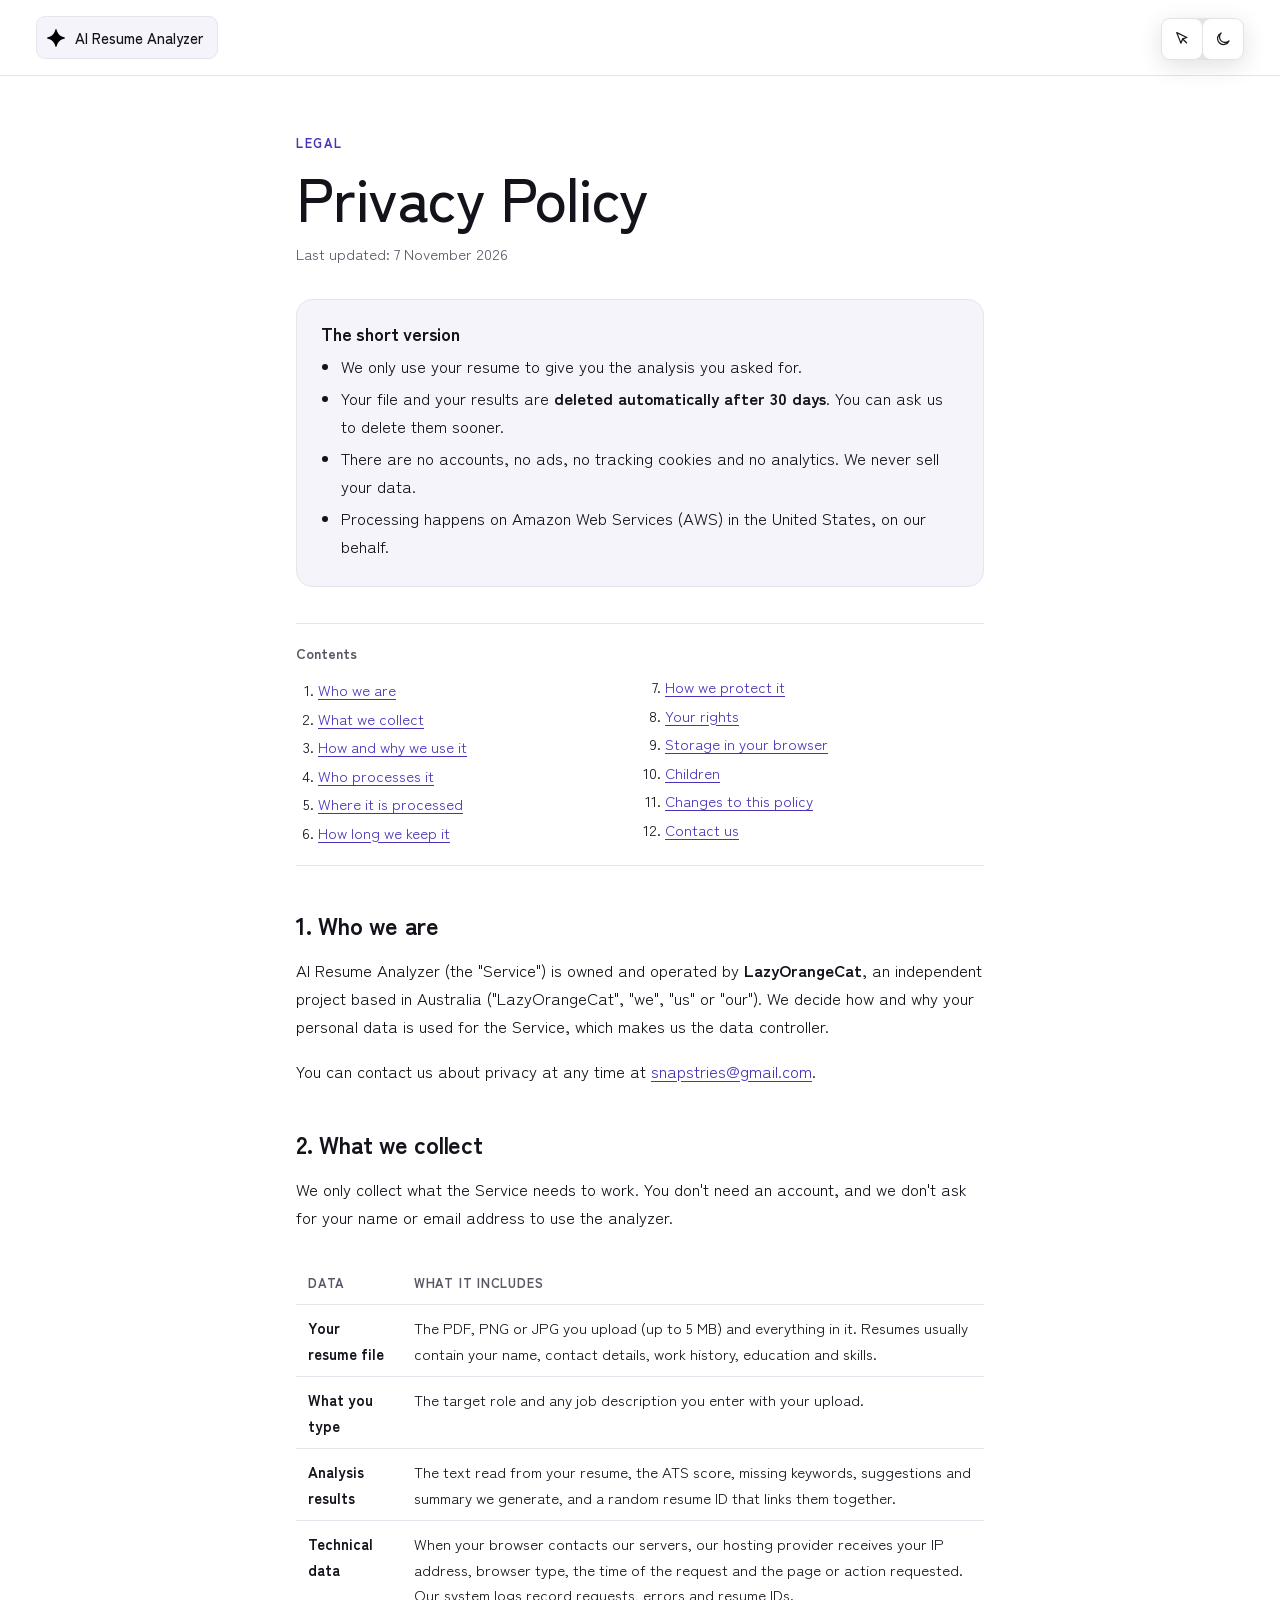
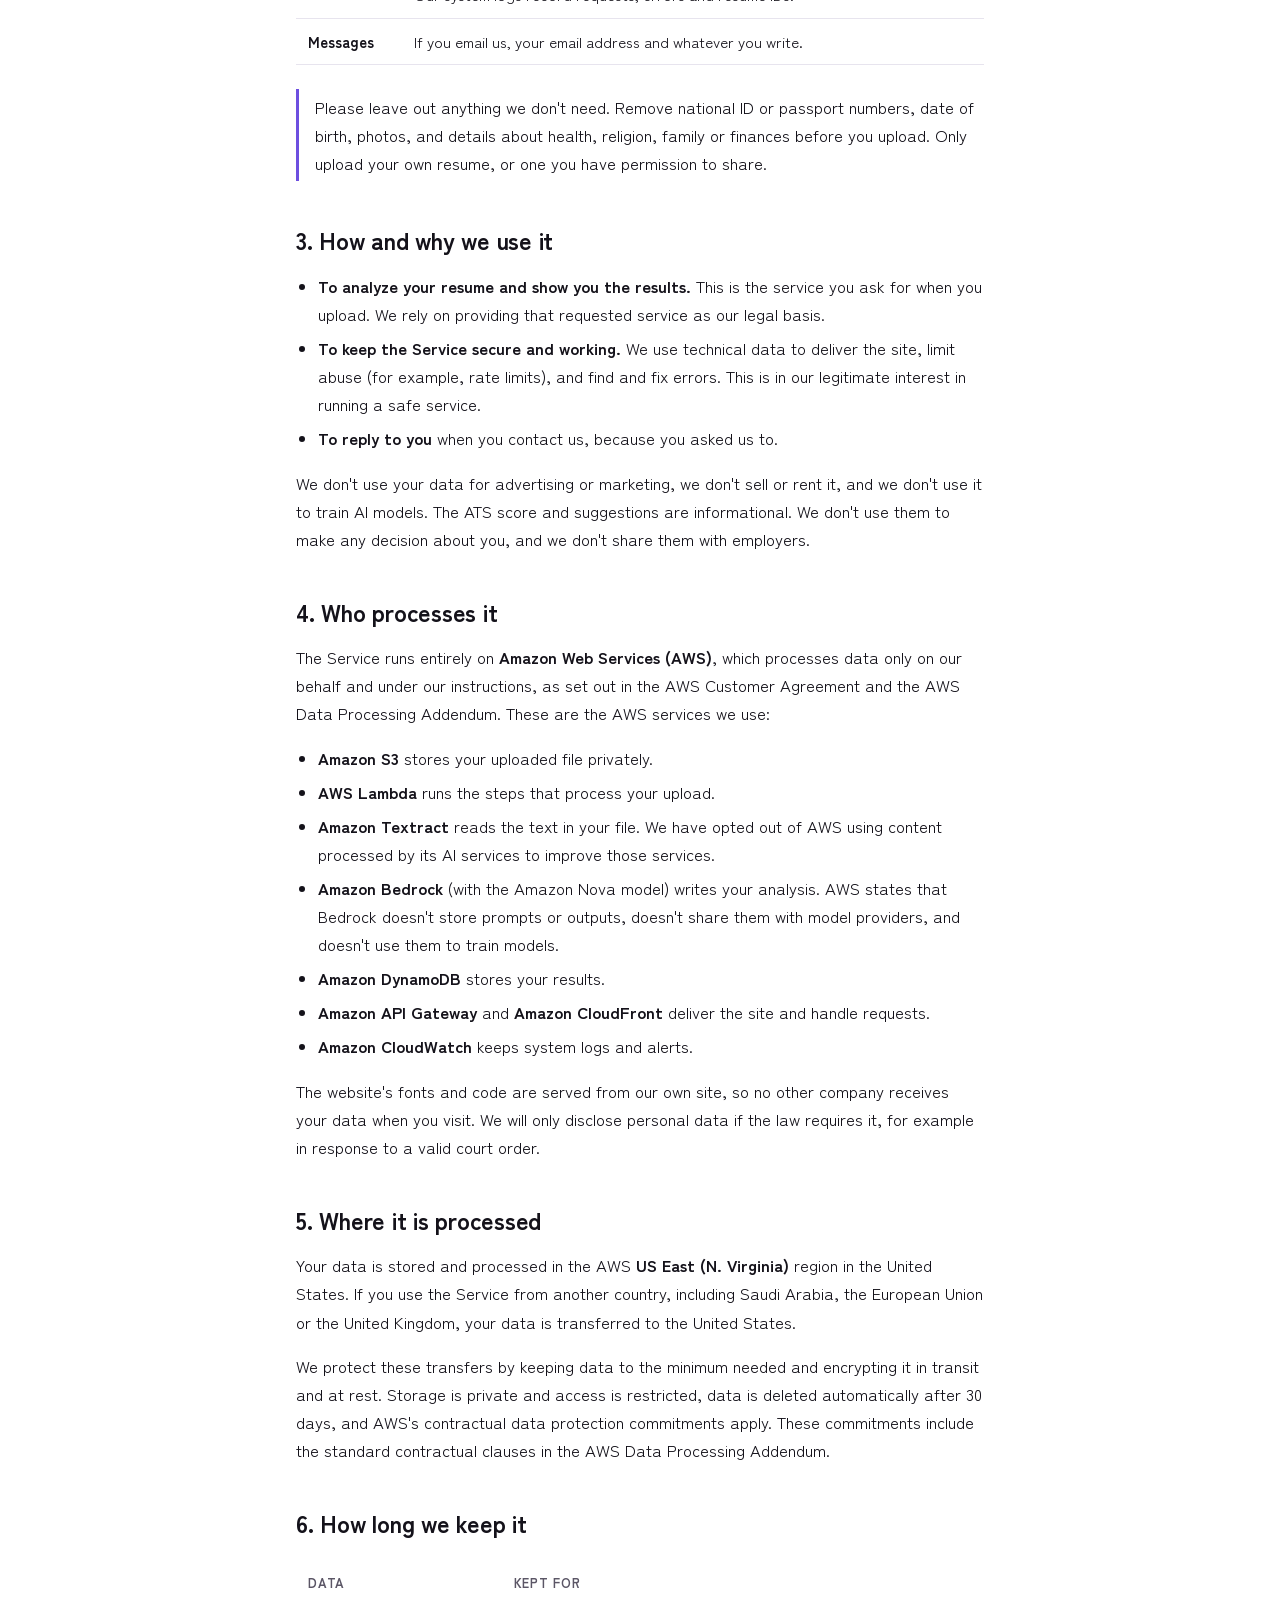
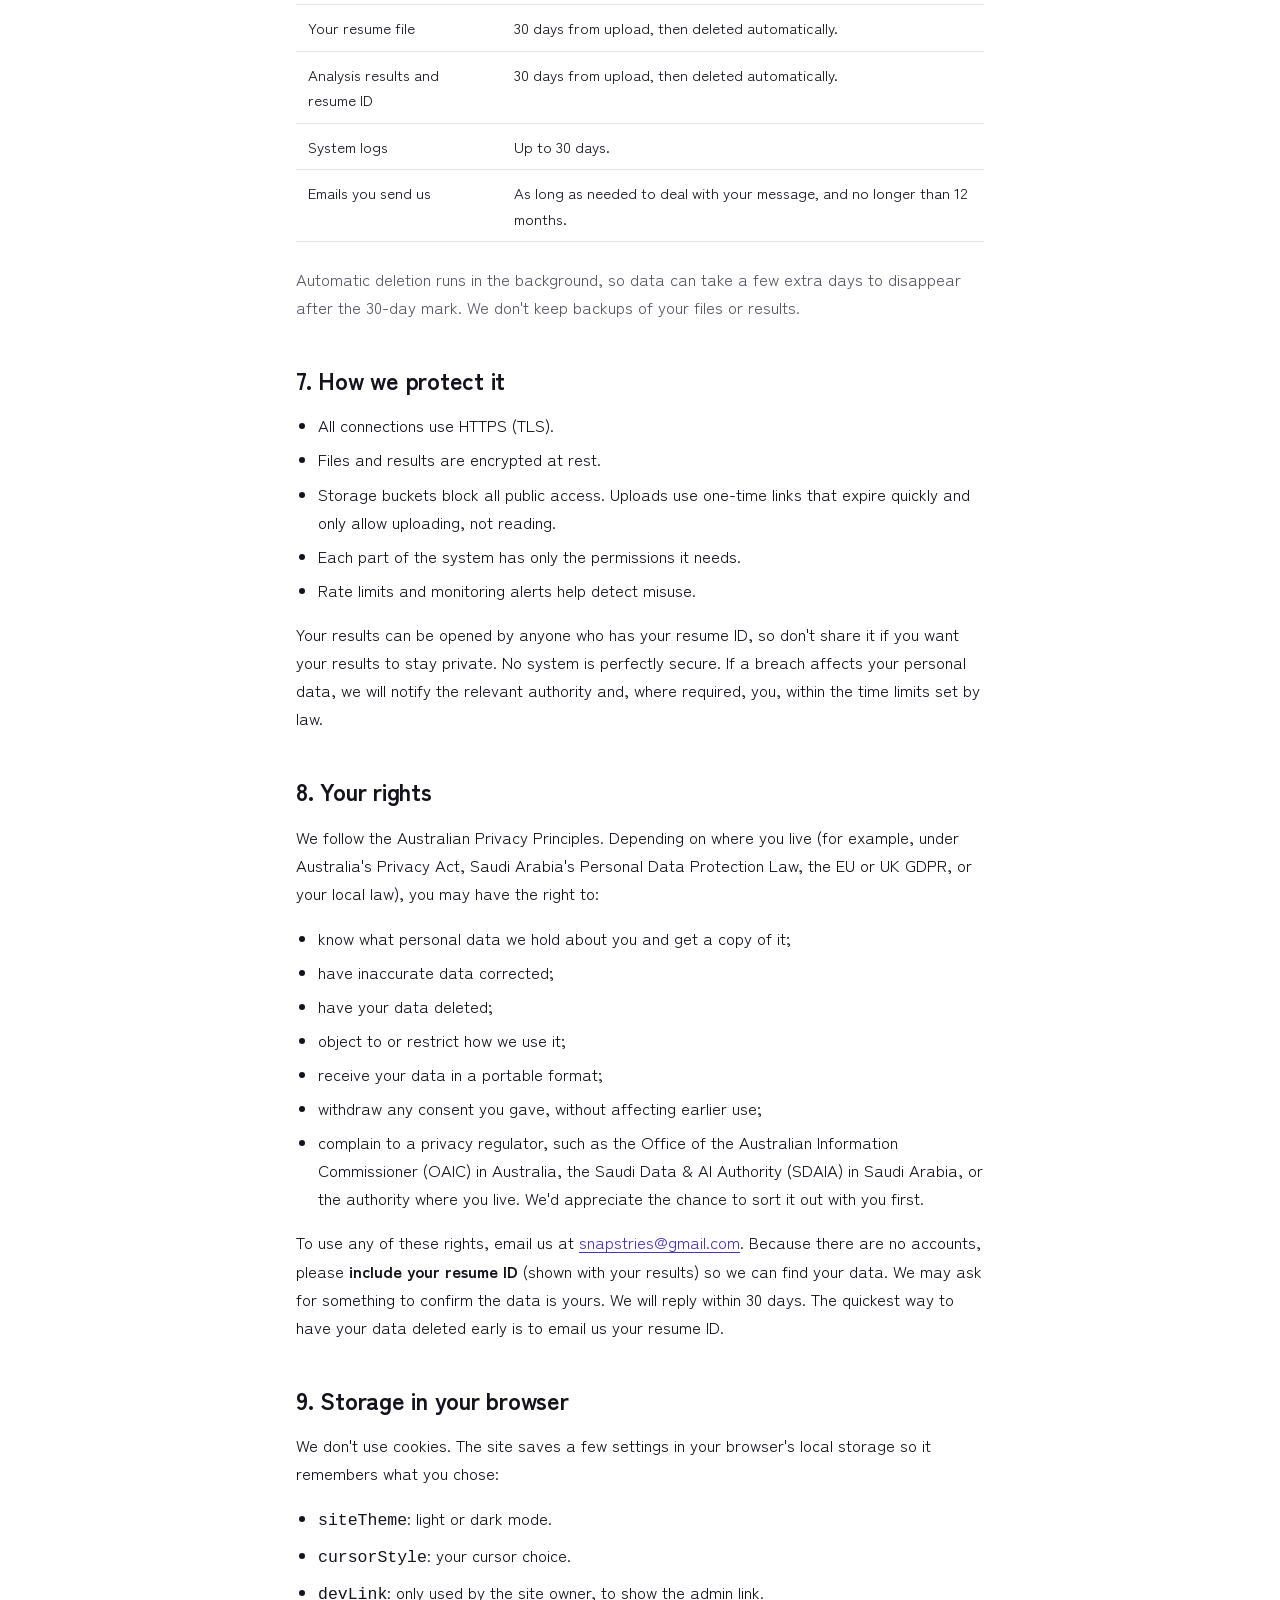
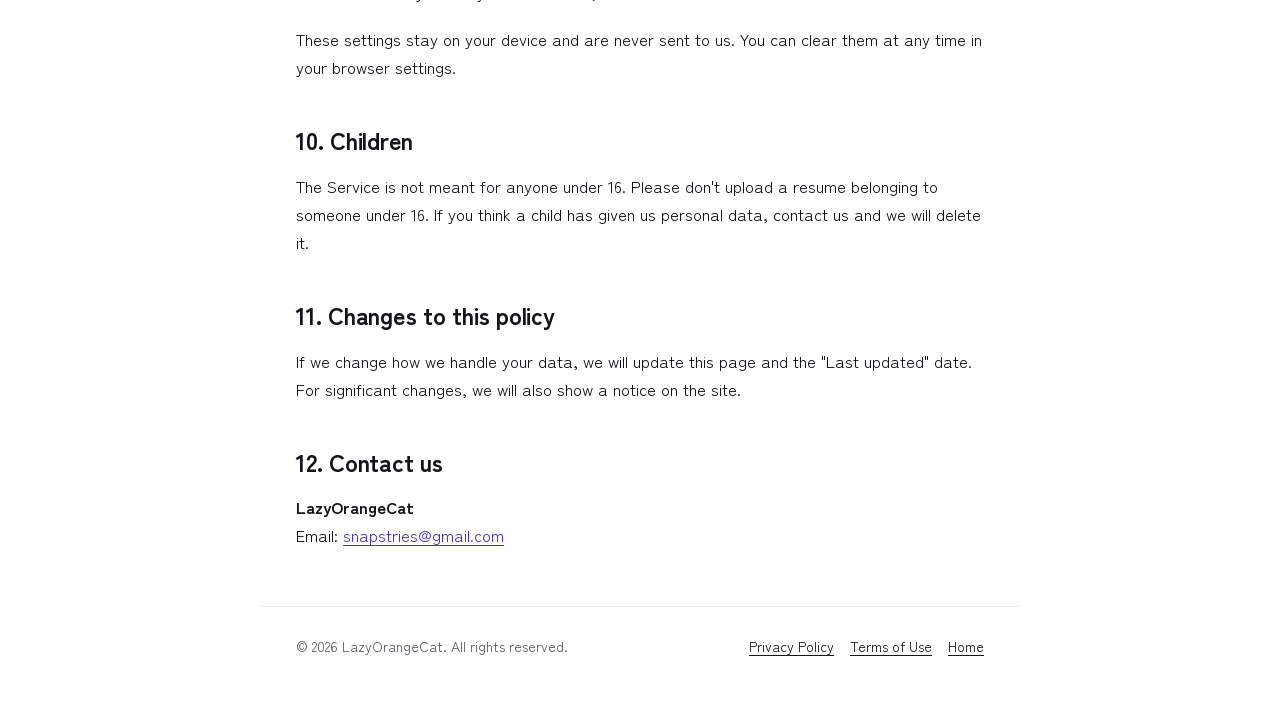
<file: frontend/privacy.html>
<!doctype html>
<html lang="en">
<head>
<meta charset="utf-8">
<meta name="viewport" content="width=device-width, initial-scale=1, viewport-fit=cover">
<title>Privacy Policy · AI Resume Analyzer</title>
<meta name="description" content="How AI Resume Analyzer, a LazyOrangeCat service, handles the resumes you upload: what we collect, why, where it goes, and when it is deleted.">
<link rel="icon" href="assets/star.svg" type="image/svg+xml">
<script>try{document.documentElement.dataset.theme=localStorage.getItem("siteTheme")==="dark"?"dark":"light"}catch(e){document.documentElement.dataset.theme="light"}</script>
<link rel="stylesheet" href="assets/fonts.css">
<link rel="stylesheet" href="assets/legal.css">
</head>
<body>
<header class="lg-top"><a class="lg-back" href="index.html"><img src="assets/star.svg" alt="">AI Resume Analyzer</a></header>

<main class="lg-doc">
  <p class="lg-kicker">Legal</p>
  <h1>Privacy Policy</h1>
  <p class="lg-meta">Last updated: 7 November 2026</p>

  <section class="lg-summary" aria-labelledby="sum">
    <h2 id="sum">The short version</h2>
    <ul>
      <li>We only use your resume to give you the analysis you asked for.</li>
      <li>Your file and your results are <strong>deleted automatically after 30 days</strong>. You can ask us to delete them sooner.</li>
      <li>There are no accounts, no ads, no tracking cookies and no analytics. We never sell your data.</li>
      <li>Processing happens on Amazon Web Services (AWS) in the United States, on our behalf.</li>
    </ul>
  </section>

  <nav class="lg-toc" aria-label="Contents">
    <p>Contents</p>
    <ol>
      <li><a href="#who">Who we are</a></li>
      <li><a href="#collect">What we collect</a></li>
      <li><a href="#use">How and why we use it</a></li>
      <li><a href="#aws">Who processes it</a></li>
      <li><a href="#transfers">Where it is processed</a></li>
      <li><a href="#retention">How long we keep it</a></li>
      <li><a href="#security">How we protect it</a></li>
      <li><a href="#rights">Your rights</a></li>
      <li><a href="#browser">Storage in your browser</a></li>
      <li><a href="#children">Children</a></li>
      <li><a href="#changes">Changes to this policy</a></li>
      <li><a href="#contact">Contact us</a></li>
    </ol>
  </nav>

  <h2 id="who">1. Who we are</h2>
  <p>AI Resume Analyzer (the "Service") is owned and operated by <strong>LazyOrangeCat</strong>, an independent project based in Australia ("LazyOrangeCat", "we", "us" or "our"). We decide how and why your personal data is used for the Service, which makes us the data controller.</p>
  <p>You can contact us about privacy at any time at <a href="mailto:snapstries@gmail.com">snapstries@gmail.com</a>.</p>

  <h2 id="collect">2. What we collect</h2>
  <p>We only collect what the Service needs to work. You don't need an account, and we don't ask for your name or email address to use the analyzer.</p>
  <div class="lg-table-wrap"><table class="lg-table">
    <thead><tr><th>Data</th><th>What it includes</th></tr></thead>
    <tbody>
      <tr><td><strong>Your resume file</strong></td><td>The PDF, PNG or JPG you upload (up to 5 MB) and everything in it. Resumes usually contain your name, contact details, work history, education and skills.</td></tr>
      <tr><td><strong>What you type</strong></td><td>The target role and any job description you enter with your upload.</td></tr>
      <tr><td><strong>Analysis results</strong></td><td>The text read from your resume, the ATS score, missing keywords, suggestions and summary we generate, and a random resume ID that links them together.</td></tr>
      <tr><td><strong>Technical data</strong></td><td>When your browser contacts our servers, our hosting provider receives your IP address, browser type, the time of the request and the page or action requested. Our system logs record requests, errors and resume IDs.</td></tr>
      <tr><td><strong>Messages</strong></td><td>If you email us, your email address and whatever you write.</td></tr>
    </tbody>
  </table></div>
  <p class="lg-note">Please leave out anything we don't need. Remove national ID or passport numbers, date of birth, photos, and details about health, religion, family or finances before you upload. Only upload your own resume, or one you have permission to share.</p>

  <h2 id="use">3. How and why we use it</h2>
  <ul>
    <li><strong>To analyze your resume and show you the results.</strong> This is the service you ask for when you upload. We rely on providing that requested service as our legal basis.</li>
    <li><strong>To keep the Service secure and working.</strong> We use technical data to deliver the site, limit abuse (for example, rate limits), and find and fix errors. This is in our legitimate interest in running a safe service.</li>
    <li><strong>To reply to you</strong> when you contact us, because you asked us to.</li>
  </ul>
  <p>We don't use your data for advertising or marketing, we don't sell or rent it, and we don't use it to train AI models. The ATS score and suggestions are informational. We don't use them to make any decision about you, and we don't share them with employers.</p>

  <h2 id="aws">4. Who processes it</h2>
  <p>The Service runs entirely on <strong>Amazon Web Services (AWS)</strong>, which processes data only on our behalf and under our instructions, as set out in the AWS Customer Agreement and the AWS Data Processing Addendum. These are the AWS services we use:</p>
  <ul>
    <li><strong>Amazon S3</strong> stores your uploaded file privately.</li>
    <li><strong>AWS Lambda</strong> runs the steps that process your upload.</li>
    <li><strong>Amazon Textract</strong> reads the text in your file. We have opted out of AWS using content processed by its AI services to improve those services.</li>
    <li><strong>Amazon Bedrock</strong> (with the Amazon Nova model) writes your analysis. AWS states that Bedrock doesn't store prompts or outputs, doesn't share them with model providers, and doesn't use them to train models.</li>
    <li><strong>Amazon DynamoDB</strong> stores your results.</li>
    <li><strong>Amazon API Gateway</strong> and <strong>Amazon CloudFront</strong> deliver the site and handle requests.</li>
    <li><strong>Amazon CloudWatch</strong> keeps system logs and alerts.</li>
  </ul>
  <p>The website's fonts and code are served from our own site, so no other company receives your data when you visit. We will only disclose personal data if the law requires it, for example in response to a valid court order.</p>

  <h2 id="transfers">5. Where it is processed</h2>
  <p>Your data is stored and processed in the AWS <strong>US East (N. Virginia)</strong> region in the United States. If you use the Service from another country, including Saudi Arabia, the European Union or the United Kingdom, your data is transferred to the United States.</p>
  <p>We protect these transfers by keeping data to the minimum needed and encrypting it in transit and at rest. Storage is private and access is restricted, data is deleted automatically after 30 days, and AWS's contractual data protection commitments apply. These commitments include the standard contractual clauses in the AWS Data Processing Addendum.</p>

  <h2 id="retention">6. How long we keep it</h2>
  <div class="lg-table-wrap"><table class="lg-table">
    <thead><tr><th>Data</th><th>Kept for</th></tr></thead>
    <tbody>
      <tr><td>Your resume file</td><td>30 days from upload, then deleted automatically.</td></tr>
      <tr><td>Analysis results and resume ID</td><td>30 days from upload, then deleted automatically.</td></tr>
      <tr><td>System logs</td><td>Up to 30 days.</td></tr>
      <tr><td>Emails you send us</td><td>As long as needed to deal with your message, and no longer than 12 months.</td></tr>
    </tbody>
  </table></div>
  <p class="lg-muted">Automatic deletion runs in the background, so data can take a few extra days to disappear after the 30-day mark. We don't keep backups of your files or results.</p>

  <h2 id="security">7. How we protect it</h2>
  <ul>
    <li>All connections use HTTPS (TLS).</li>
    <li>Files and results are encrypted at rest.</li>
    <li>Storage buckets block all public access. Uploads use one-time links that expire quickly and only allow uploading, not reading.</li>
    <li>Each part of the system has only the permissions it needs.</li>
    <li>Rate limits and monitoring alerts help detect misuse.</li>
  </ul>
  <p>Your results can be opened by anyone who has your resume ID, so don't share it if you want your results to stay private. No system is perfectly secure. If a breach affects your personal data, we will notify the relevant authority and, where required, you, within the time limits set by law.</p>

  <h2 id="rights">8. Your rights</h2>
  <p>We follow the Australian Privacy Principles. Depending on where you live (for example, under Australia's Privacy Act, Saudi Arabia's Personal Data Protection Law, the EU or UK GDPR, or your local law), you may have the right to:</p>
  <ul>
    <li>know what personal data we hold about you and get a copy of it;</li>
    <li>have inaccurate data corrected;</li>
    <li>have your data deleted;</li>
    <li>object to or restrict how we use it;</li>
    <li>receive your data in a portable format;</li>
    <li>withdraw any consent you gave, without affecting earlier use;</li>
    <li>complain to a privacy regulator, such as the Office of the Australian Information Commissioner (OAIC) in Australia, the Saudi Data &amp; AI Authority (SDAIA) in Saudi Arabia, or the authority where you live. We'd appreciate the chance to sort it out with you first.</li>
  </ul>
  <p>To use any of these rights, email us at <a href="mailto:snapstries@gmail.com">snapstries@gmail.com</a>. Because there are no accounts, please <strong>include your resume ID</strong> (shown with your results) so we can find your data. We may ask for something to confirm the data is yours. We will reply within 30 days. The quickest way to have your data deleted early is to email us your resume ID.</p>

  <h2 id="browser">9. Storage in your browser</h2>
  <p>We don't use cookies. The site saves a few settings in your browser's local storage so it remembers what you chose:</p>
  <ul>
    <li><code>siteTheme</code>: light or dark mode.</li>
    <li><code>cursorStyle</code>: your cursor choice.</li>
    <li><code>devLink</code>: only used by the site owner, to show the admin link.</li>
  </ul>
  <p>These settings stay on your device and are never sent to us. You can clear them at any time in your browser settings.</p>

  <h2 id="children">10. Children</h2>
  <p>The Service is not meant for anyone under 16. Please don't upload a resume belonging to someone under 16. If you think a child has given us personal data, contact us and we will delete it.</p>

  <h2 id="changes">11. Changes to this policy</h2>
  <p>If we change how we handle your data, we will update this page and the "Last updated" date. For significant changes, we will also show a notice on the site.</p>

  <h2 id="contact">12. Contact us</h2>
  <p><strong>LazyOrangeCat</strong><br>Email: <a href="mailto:snapstries@gmail.com">snapstries@gmail.com</a></p>
</main>

<footer class="lg-foot">
  <span>© 2026 LazyOrangeCat. All rights reserved.</span>
  <nav aria-label="Legal"><a href="privacy.html" aria-current="page">Privacy Policy</a><a href="terms.html">Terms of Use</a><a href="index.html">Home</a></nav>
</footer>
<script src="assets/meteor-cursor.js" defer></script>
<script src="assets/site-prefs.js" defer></script>
</body>
</html>
</file>
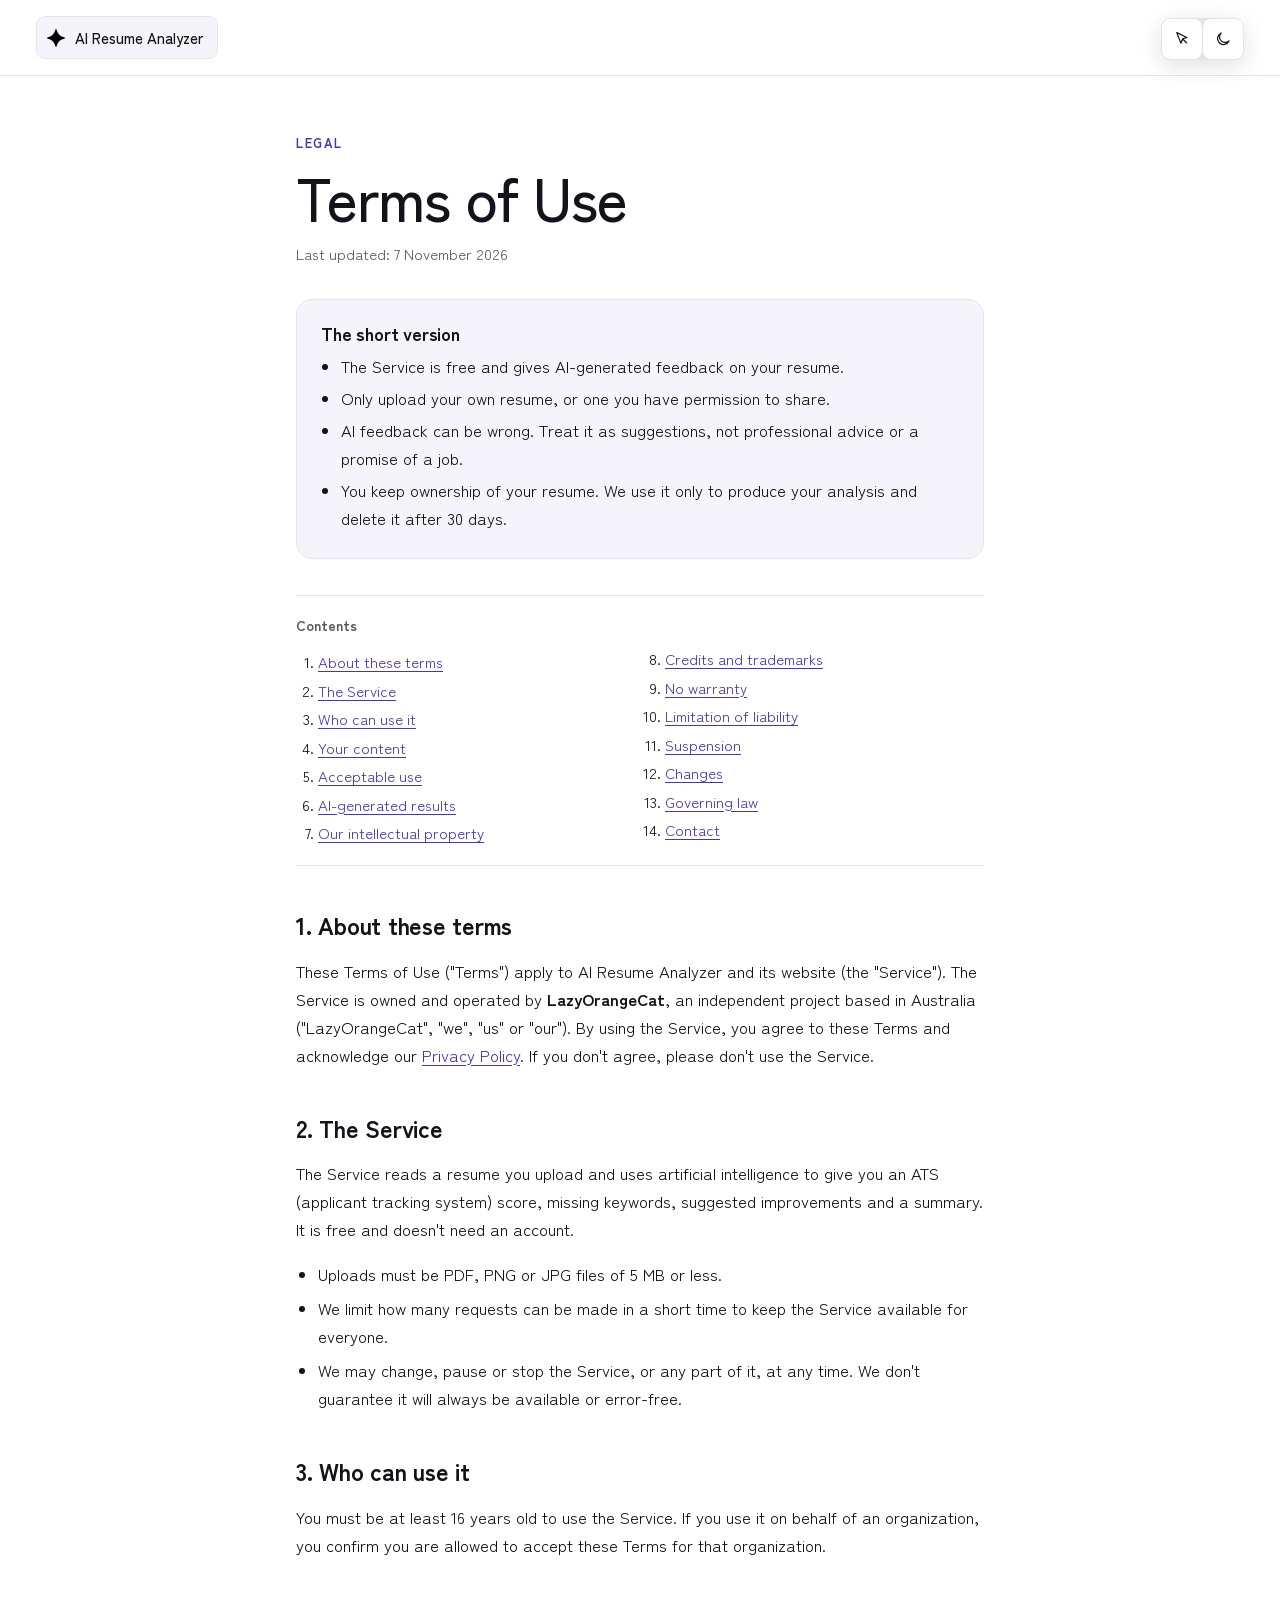
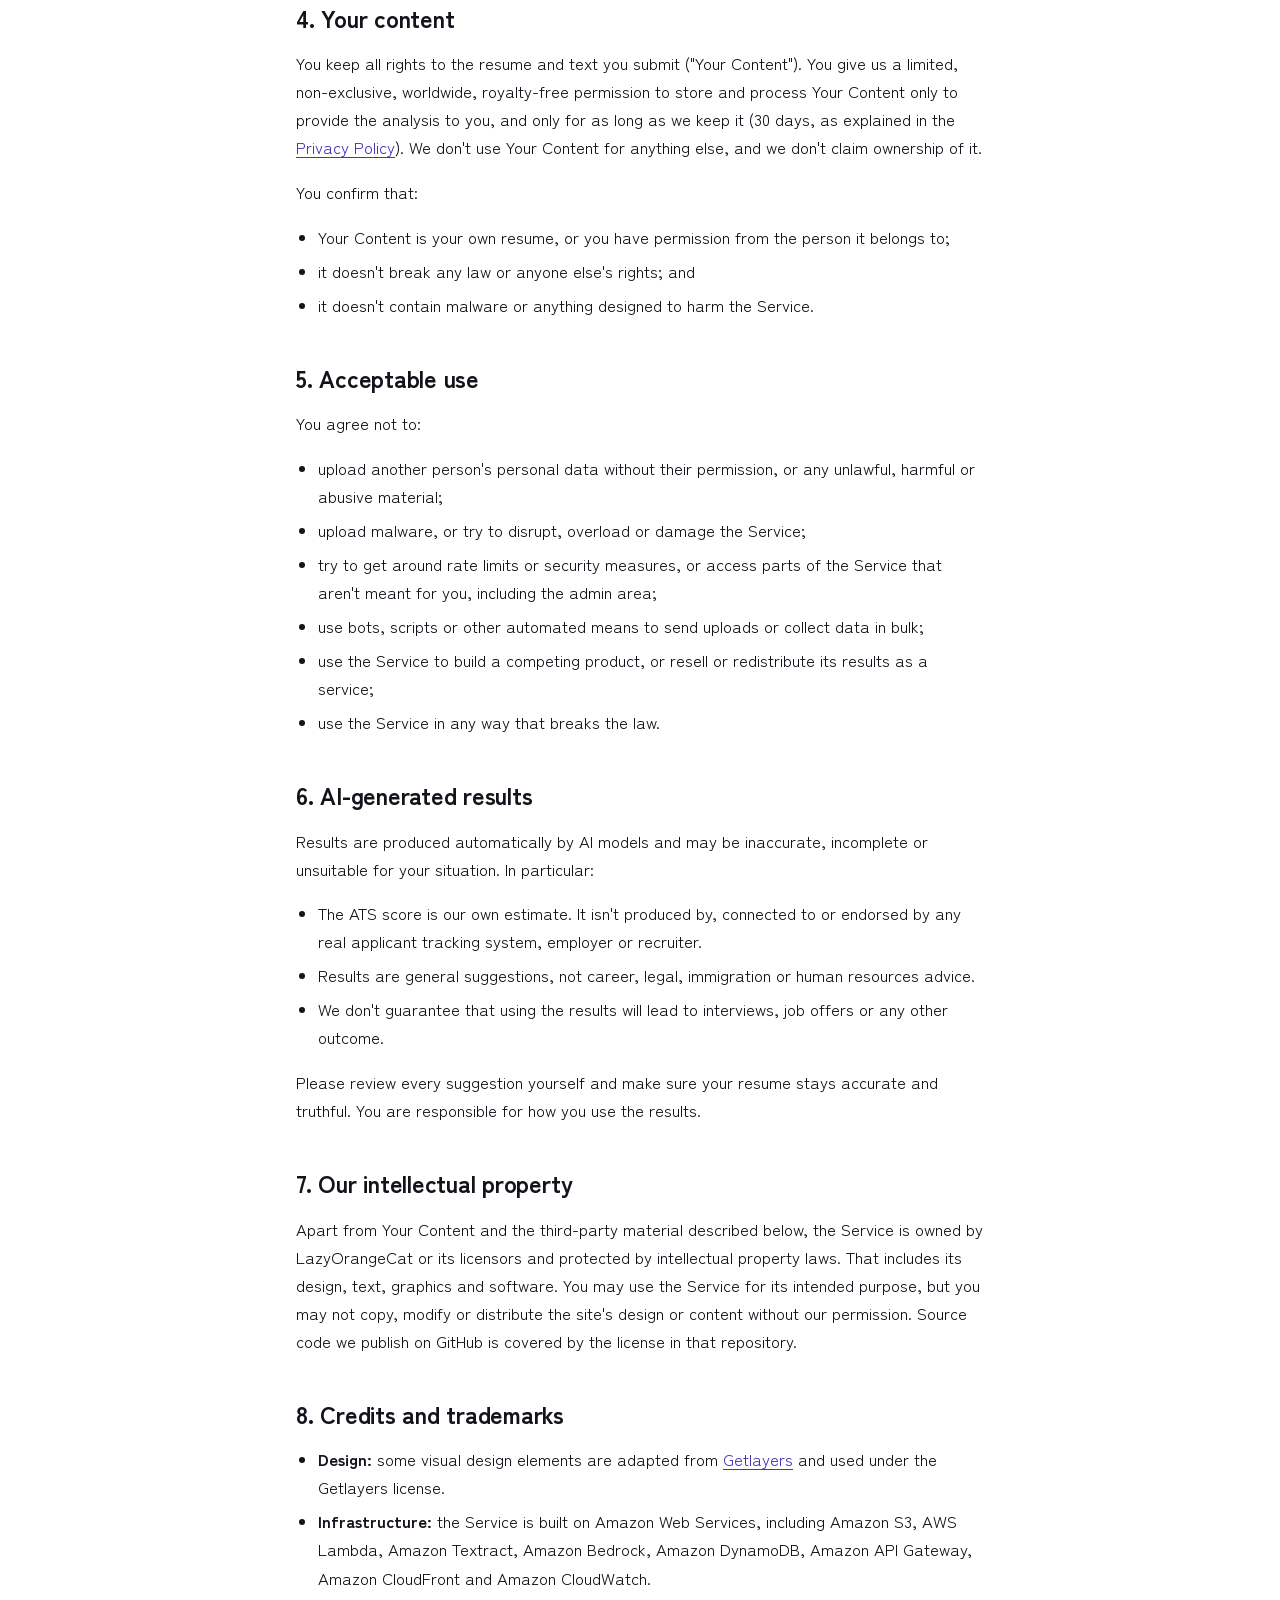
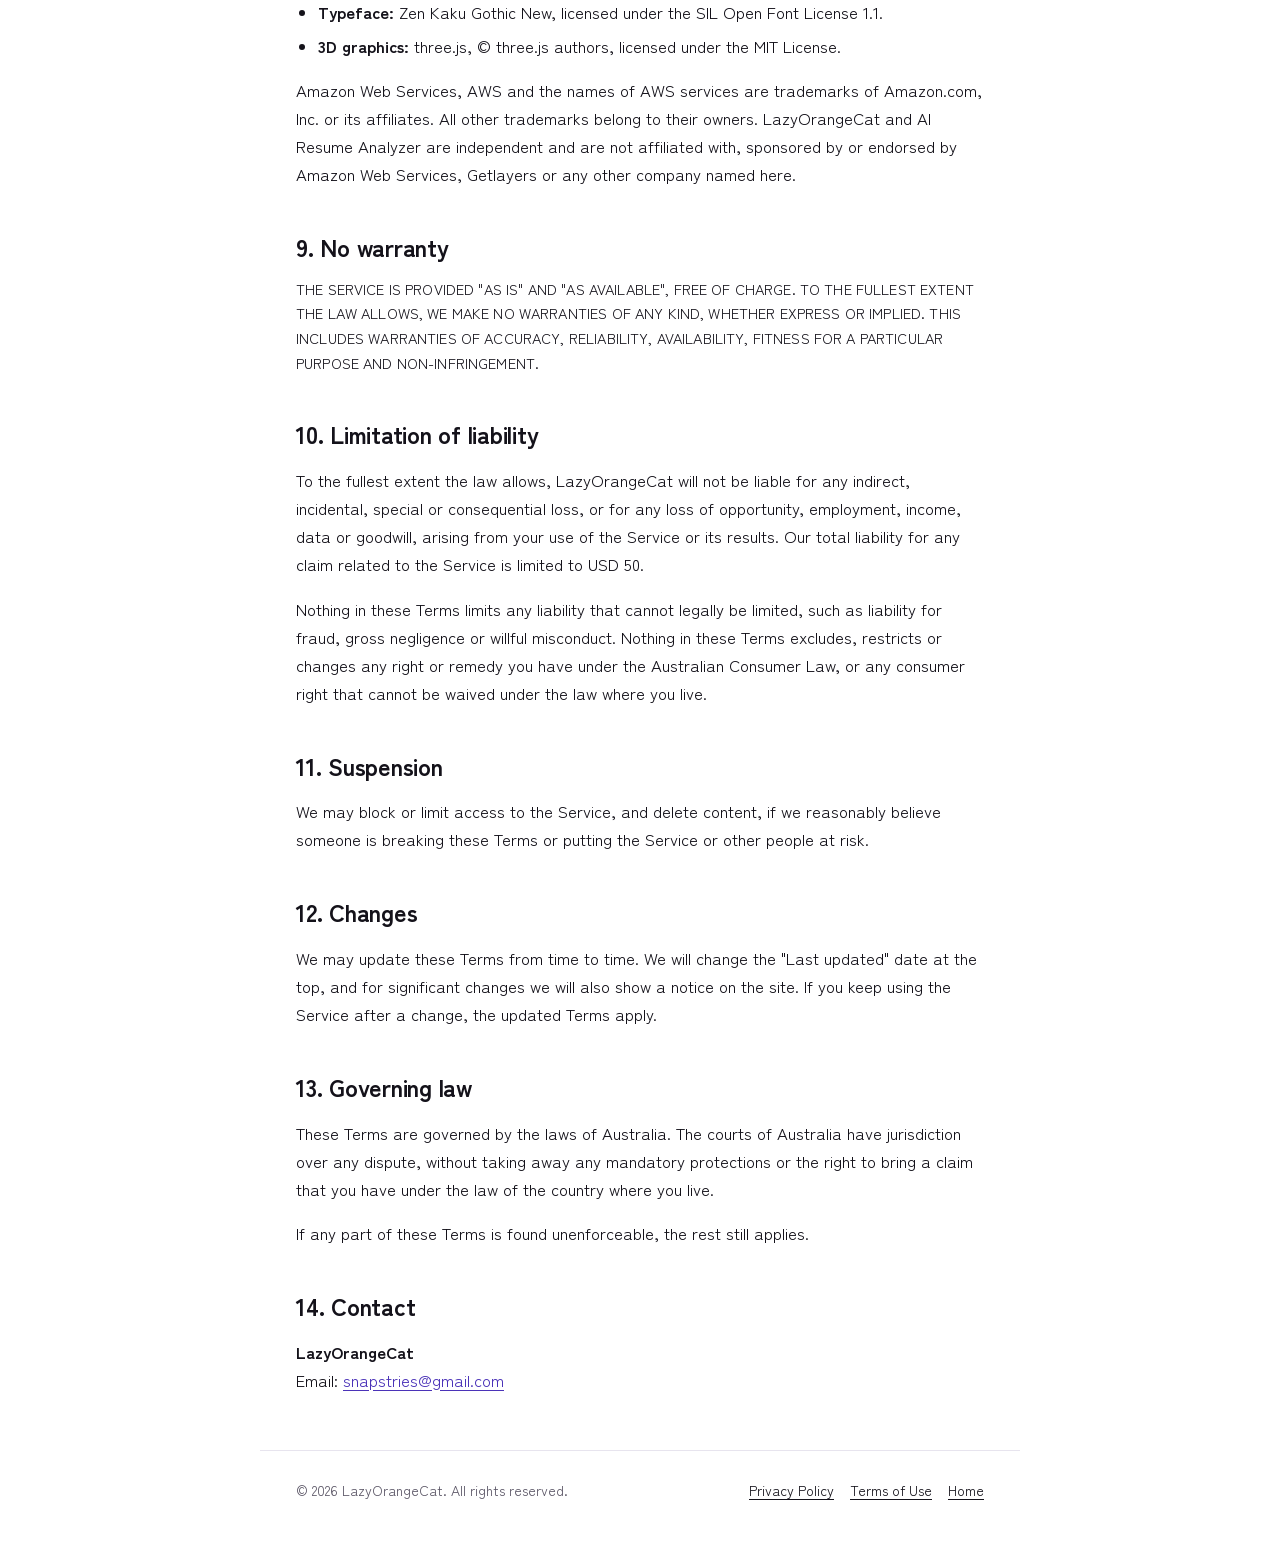
<file: frontend/terms.html>
<!doctype html>
<html lang="en">
<head>
<meta charset="utf-8">
<meta name="viewport" content="width=device-width, initial-scale=1, viewport-fit=cover">
<title>Terms of Use · AI Resume Analyzer</title>
<meta name="description" content="The terms for using AI Resume Analyzer, a free LazyOrangeCat service.">
<link rel="icon" href="assets/star.svg" type="image/svg+xml">
<script>try{document.documentElement.dataset.theme=localStorage.getItem("siteTheme")==="dark"?"dark":"light"}catch(e){document.documentElement.dataset.theme="light"}</script>
<link rel="stylesheet" href="assets/fonts.css">
<link rel="stylesheet" href="assets/legal.css">
</head>
<body>
<header class="lg-top"><a class="lg-back" href="index.html"><img src="assets/star.svg" alt="">AI Resume Analyzer</a></header>

<main class="lg-doc">
  <p class="lg-kicker">Legal</p>
  <h1>Terms of Use</h1>
  <p class="lg-meta">Last updated: 7 November 2026</p>

  <section class="lg-summary" aria-labelledby="sum">
    <h2 id="sum">The short version</h2>
    <ul>
      <li>The Service is free and gives AI-generated feedback on your resume.</li>
      <li>Only upload your own resume, or one you have permission to share.</li>
      <li>AI feedback can be wrong. Treat it as suggestions, not professional advice or a promise of a job.</li>
      <li>You keep ownership of your resume. We use it only to produce your analysis and delete it after 30 days.</li>
    </ul>
  </section>

  <nav class="lg-toc" aria-label="Contents">
    <p>Contents</p>
    <ol>
      <li><a href="#about">About these terms</a></li>
      <li><a href="#service">The Service</a></li>
      <li><a href="#eligibility">Who can use it</a></li>
      <li><a href="#content">Your content</a></li>
      <li><a href="#acceptable">Acceptable use</a></li>
      <li><a href="#ai">AI-generated results</a></li>
      <li><a href="#ip">Our intellectual property</a></li>
      <li><a href="#credits">Credits and trademarks</a></li>
      <li><a href="#warranty">No warranty</a></li>
      <li><a href="#liability">Limitation of liability</a></li>
      <li><a href="#suspension">Suspension</a></li>
      <li><a href="#changes">Changes</a></li>
      <li><a href="#law">Governing law</a></li>
      <li><a href="#contact">Contact</a></li>
    </ol>
  </nav>

  <h2 id="about">1. About these terms</h2>
  <p>These Terms of Use ("Terms") apply to AI Resume Analyzer and its website (the "Service"). The Service is owned and operated by <strong>LazyOrangeCat</strong>, an independent project based in Australia ("LazyOrangeCat", "we", "us" or "our"). By using the Service, you agree to these Terms and acknowledge our <a href="privacy.html">Privacy Policy</a>. If you don't agree, please don't use the Service.</p>

  <h2 id="service">2. The Service</h2>
  <p>The Service reads a resume you upload and uses artificial intelligence to give you an ATS (applicant tracking system) score, missing keywords, suggested improvements and a summary. It is free and doesn't need an account.</p>
  <ul>
    <li>Uploads must be PDF, PNG or JPG files of 5 MB or less.</li>
    <li>We limit how many requests can be made in a short time to keep the Service available for everyone.</li>
    <li>We may change, pause or stop the Service, or any part of it, at any time. We don't guarantee it will always be available or error-free.</li>
  </ul>

  <h2 id="eligibility">3. Who can use it</h2>
  <p>You must be at least 16 years old to use the Service. If you use it on behalf of an organization, you confirm you are allowed to accept these Terms for that organization.</p>

  <h2 id="content">4. Your content</h2>
  <p>You keep all rights to the resume and text you submit ("Your Content"). You give us a limited, non-exclusive, worldwide, royalty-free permission to store and process Your Content only to provide the analysis to you, and only for as long as we keep it (30 days, as explained in the <a href="privacy.html">Privacy Policy</a>). We don't use Your Content for anything else, and we don't claim ownership of it.</p>
  <p>You confirm that:</p>
  <ul>
    <li>Your Content is your own resume, or you have permission from the person it belongs to;</li>
    <li>it doesn't break any law or anyone else's rights; and</li>
    <li>it doesn't contain malware or anything designed to harm the Service.</li>
  </ul>

  <h2 id="acceptable">5. Acceptable use</h2>
  <p>You agree not to:</p>
  <ul>
    <li>upload another person's personal data without their permission, or any unlawful, harmful or abusive material;</li>
    <li>upload malware, or try to disrupt, overload or damage the Service;</li>
    <li>try to get around rate limits or security measures, or access parts of the Service that aren't meant for you, including the admin area;</li>
    <li>use bots, scripts or other automated means to send uploads or collect data in bulk;</li>
    <li>use the Service to build a competing product, or resell or redistribute its results as a service;</li>
    <li>use the Service in any way that breaks the law.</li>
  </ul>

  <h2 id="ai">6. AI-generated results</h2>
  <p>Results are produced automatically by AI models and may be inaccurate, incomplete or unsuitable for your situation. In particular:</p>
  <ul>
    <li>The ATS score is our own estimate. It isn't produced by, connected to or endorsed by any real applicant tracking system, employer or recruiter.</li>
    <li>Results are general suggestions, not career, legal, immigration or human resources advice.</li>
    <li>We don't guarantee that using the results will lead to interviews, job offers or any other outcome.</li>
  </ul>
  <p>Please review every suggestion yourself and make sure your resume stays accurate and truthful. You are responsible for how you use the results.</p>

  <h2 id="ip">7. Our intellectual property</h2>
  <p>Apart from Your Content and the third-party material described below, the Service is owned by LazyOrangeCat or its licensors and protected by intellectual property laws. That includes its design, text, graphics and software. You may use the Service for its intended purpose, but you may not copy, modify or distribute the site's design or content without our permission. Source code we publish on GitHub is covered by the license in that repository.</p>

  <h2 id="credits">8. Credits and trademarks</h2>
  <ul>
    <li><strong>Design:</strong> some visual design elements are adapted from <a href="https://www.getlayers.ai/" target="_blank" rel="noopener">Getlayers</a> and used under the Getlayers license.</li>
    <li><strong>Infrastructure:</strong> the Service is built on Amazon Web Services, including Amazon S3, AWS Lambda, Amazon Textract, Amazon Bedrock, Amazon DynamoDB, Amazon API Gateway, Amazon CloudFront and Amazon CloudWatch.</li>
    <li><strong>Typeface:</strong> Zen Kaku Gothic New, licensed under the SIL Open Font License 1.1.</li>
    <li><strong>3D graphics:</strong> three.js, © three.js authors, licensed under the MIT License.</li>
  </ul>
  <p>Amazon Web Services, AWS and the names of AWS services are trademarks of Amazon.com, Inc. or its affiliates. All other trademarks belong to their owners. LazyOrangeCat and AI Resume Analyzer are independent and are not affiliated with, sponsored by or endorsed by Amazon Web Services, Getlayers or any other company named here.</p>

  <h2 id="warranty">9. No warranty</h2>
  <p class="lg-caps">The Service is provided "as is" and "as available", free of charge. To the fullest extent the law allows, we make no warranties of any kind, whether express or implied. This includes warranties of accuracy, reliability, availability, fitness for a particular purpose and non-infringement.</p>

  <h2 id="liability">10. Limitation of liability</h2>
  <p>To the fullest extent the law allows, LazyOrangeCat will not be liable for any indirect, incidental, special or consequential loss, or for any loss of opportunity, employment, income, data or goodwill, arising from your use of the Service or its results. Our total liability for any claim related to the Service is limited to USD 50.</p>
  <p>Nothing in these Terms limits any liability that cannot legally be limited, such as liability for fraud, gross negligence or willful misconduct. Nothing in these Terms excludes, restricts or changes any right or remedy you have under the Australian Consumer Law, or any consumer right that cannot be waived under the law where you live.</p>

  <h2 id="suspension">11. Suspension</h2>
  <p>We may block or limit access to the Service, and delete content, if we reasonably believe someone is breaking these Terms or putting the Service or other people at risk.</p>

  <h2 id="changes">12. Changes</h2>
  <p>We may update these Terms from time to time. We will change the "Last updated" date at the top, and for significant changes we will also show a notice on the site. If you keep using the Service after a change, the updated Terms apply.</p>

  <h2 id="law">13. Governing law</h2>
  <p>These Terms are governed by the laws of Australia. The courts of Australia have jurisdiction over any dispute, without taking away any mandatory protections or the right to bring a claim that you have under the law of the country where you live.</p>
  <p>If any part of these Terms is found unenforceable, the rest still applies.</p>

  <h2 id="contact">14. Contact</h2>
  <p><strong>LazyOrangeCat</strong><br>Email: <a href="mailto:snapstries@gmail.com">snapstries@gmail.com</a></p>
</main>

<footer class="lg-foot">
  <span>© 2026 LazyOrangeCat. All rights reserved.</span>
  <nav aria-label="Legal"><a href="privacy.html">Privacy Policy</a><a href="terms.html" aria-current="page">Terms of Use</a><a href="index.html">Home</a></nav>
</footer>
<script src="assets/meteor-cursor.js" defer></script>
<script src="assets/site-prefs.js" defer></script>
</body>
</html>
</file>
<file: frontend/assets/fonts.css>
/* Zen Kaku Gothic New (latin), self-hosted. SIL Open Font License 1.1, see vendor/fonts/OFL.txt */
@font-face { font-family: "Zen Kaku Gothic New"; font-style: normal; font-weight: 400; font-display: swap; src: url("vendor/fonts/zen-kaku-gothic-new-latin-400-normal.woff2") format("woff2"); }
@font-face { font-family: "Zen Kaku Gothic New"; font-style: normal; font-weight: 500; font-display: swap; src: url("vendor/fonts/zen-kaku-gothic-new-latin-500-normal.woff2") format("woff2"); }
@font-face { font-family: "Zen Kaku Gothic New"; font-style: normal; font-weight: 700; font-display: swap; src: url("vendor/fonts/zen-kaku-gothic-new-latin-700-normal.woff2") format("woff2"); }
</file>
<file: frontend/assets/legal.css>
/* Legal pages (privacy, terms): light and dark, same type and palette as the site */
:root {
  --bg: #ffffff; --ink: #14121a; --muted: #5b5666; --line: #e7e4ee; --soft: #f6f4fb; --accent: #6d4fe0; --accent-ink: #4b33b8;
  --nav-surface: #e3e3e3; --nav-item: #ffffff; --nav-ink: #1a1a1a; --nav-cta: #0d0d0d; --nav-cta-ink: #f4f4f4;
  color-scheme: light;
}
:root[data-theme="dark"] {
  --bg: #0b0a10; --ink: #ebe8f2; --muted: #a29eb0; --line: #24212d; --soft: #15131c; --accent: #a58dff; --accent-ink: #c4b5ff;
  --nav-surface: #2a2733; --nav-item: #16141c; --nav-ink: #ebe8f2; --nav-cta: #f1eef7; --nav-cta-ink: #120f18;
  color-scheme: dark;
}
* { box-sizing: border-box; }
html { -webkit-text-size-adjust: 100%; scroll-behavior: smooth; scroll-padding-top: 90px; }
@media (prefers-reduced-motion: reduce) { html { scroll-behavior: auto; } }
body { margin: 0; background: var(--bg); color: var(--ink); font-family: "Zen Kaku Gothic New", system-ui, -apple-system, "Segoe UI", sans-serif;
  font-size: 16.5px; line-height: 1.7; transition: background-color 350ms ease, color 350ms ease; }
a { color: var(--accent-ink); text-underline-offset: 3px; }
a:hover { color: var(--accent); }
.lg-top { position: sticky; top: 0; z-index: 50; display: flex; align-items: center; height: 76px; padding: 0 max(4vmin, 16px);
  background: color-mix(in srgb, var(--bg) 86%, transparent); backdrop-filter: blur(10px); -webkit-backdrop-filter: blur(10px); border-bottom: 1px solid var(--line); }
.lg-back { display: inline-flex; align-items: center; gap: 10px; color: var(--ink); text-decoration: none; font-weight: 500; font-size: 15px;
  padding: 8px 14px 8px 10px; border-radius: 9px; background: var(--soft); border: 1px solid var(--line); }
.lg-back:hover { color: var(--ink); border-color: var(--accent); }
.lg-back img { width: 18px; height: 18px; }
:root[data-theme="dark"] .lg-back img { filter: invert(1); }
.lg-doc { max-width: 760px; margin: 0 auto; padding: 56px max(4vmin, 16px) 40px; }
.lg-kicker { margin: 0 0 10px; font-size: 13px; letter-spacing: 0.12em; text-transform: uppercase; color: var(--accent-ink); font-weight: 700; }
h1 { font-size: clamp(36px, 7vw, 60px); line-height: 1.05; letter-spacing: -0.02em; font-weight: 500; margin: 0 0 14px; }
.lg-meta { color: var(--muted); margin: 0 0 32px; font-size: 15px; }
.lg-summary { background: var(--soft); border: 1px solid var(--line); border-radius: 16px; padding: 22px 24px; margin: 0 0 36px; }
.lg-summary h2 { margin: 0 0 8px; font-size: 18px; }
.lg-summary ul { margin: 0; padding-left: 20px; }
.lg-summary li { margin: 4px 0; }
.lg-toc { border-top: 1px solid var(--line); border-bottom: 1px solid var(--line); padding: 18px 0; margin: 0 0 12px; }
.lg-toc p { margin: 0 0 8px; font-weight: 700; font-size: 14px; color: var(--muted); }
.lg-toc ol { margin: 0; padding-left: 22px; columns: 2; column-gap: 28px; font-size: 15px; }
.lg-toc li { margin: 3px 0; break-inside: avoid; }
@media (max-width: 600px) { .lg-toc ol { columns: 1; } }
h2 { font-size: 24px; line-height: 1.25; font-weight: 700; margin: 44px 0 10px; letter-spacing: -0.01em; }
h3 { font-size: 17px; margin: 22px 0 6px; }
p, li { color: var(--ink); }
ul, ol { padding-left: 22px; }
li { margin: 6px 0; }
.lg-muted { color: var(--muted); }
.lg-table { width: 100%; border-collapse: collapse; margin: 14px 0 6px; font-size: 15px; }
.lg-table th, .lg-table td { text-align: left; vertical-align: top; padding: 10px 12px; border-bottom: 1px solid var(--line); }
.lg-table th { font-size: 13px; text-transform: uppercase; letter-spacing: 0.06em; color: var(--muted); font-weight: 700; }
.lg-table-wrap { overflow-x: auto; -webkit-overflow-scrolling: touch; }
.lg-note { border-left: 3px solid var(--accent); padding: 4px 0 4px 16px; margin: 18px 0; color: var(--ink); }
.lg-caps { text-transform: uppercase; font-size: 14.5px; letter-spacing: 0.01em; }
mark.fill { background: #ffe27a; color: #14121a; padding: 0 4px; border-radius: 4px; }
.lg-foot { max-width: 760px; margin: 0 auto; padding: 28px max(4vmin, 16px) 56px; border-top: 1px solid var(--line); color: var(--muted); font-size: 14px;
  display: flex; flex-wrap: wrap; gap: 8px 18px; justify-content: space-between; }
.lg-foot a { color: var(--ink); }
.lg-foot nav { display: flex; gap: 16px; flex-wrap: wrap; }
@media print { .lg-top, .prefs, #meteor-cursor { display: none !important; } body { font-size: 12pt; } }
</file>
